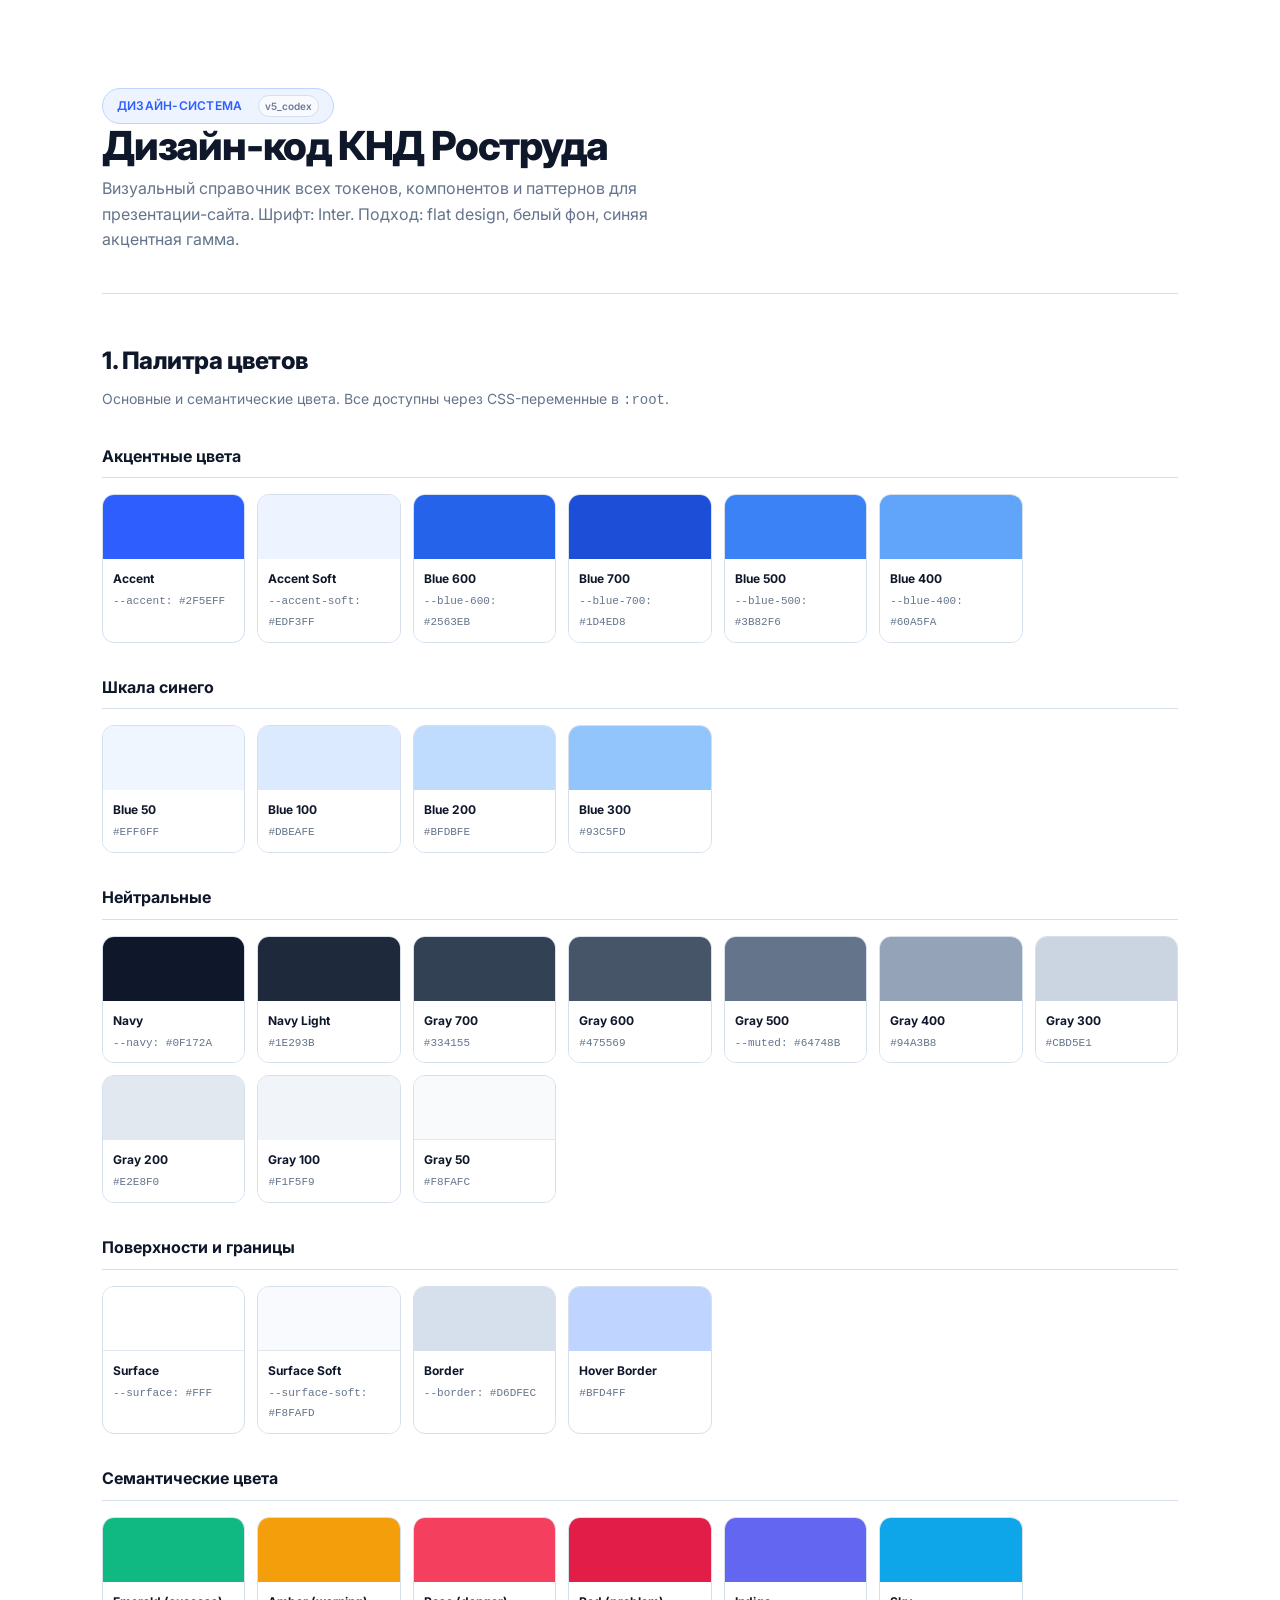
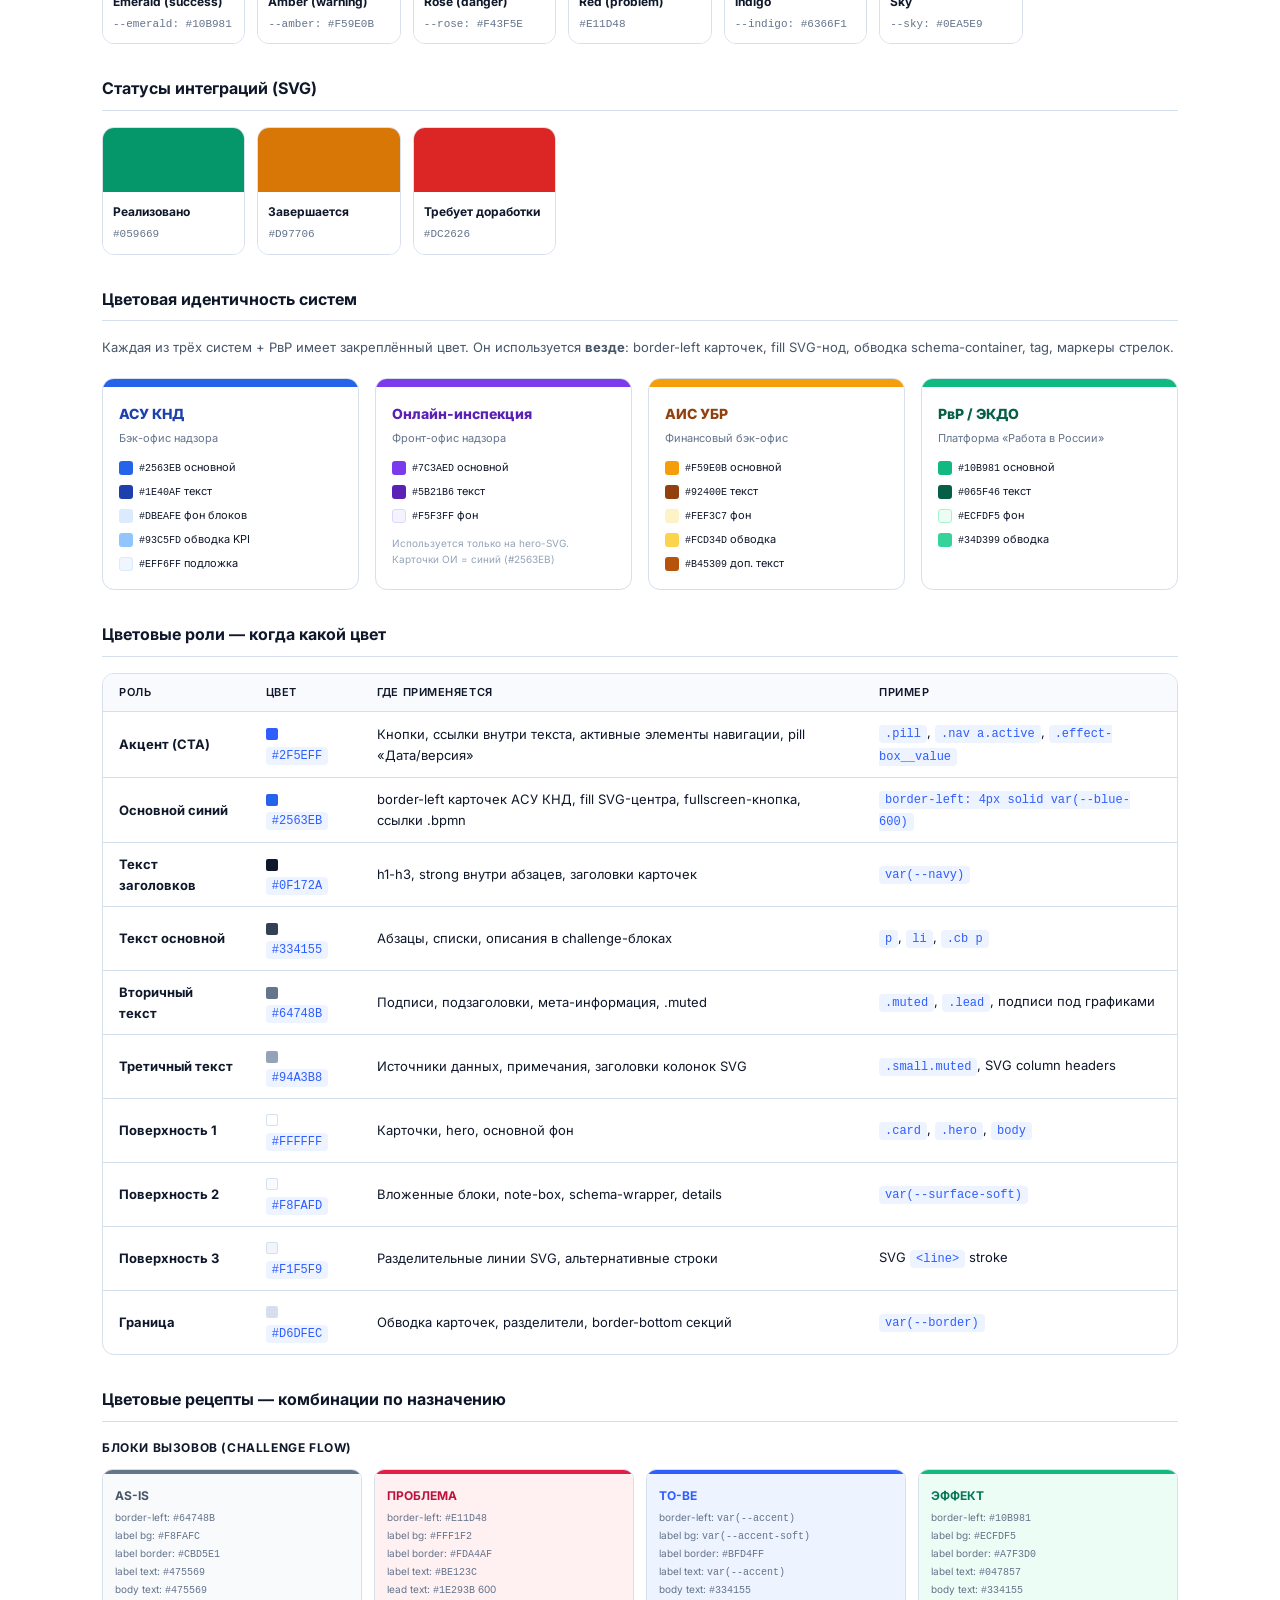
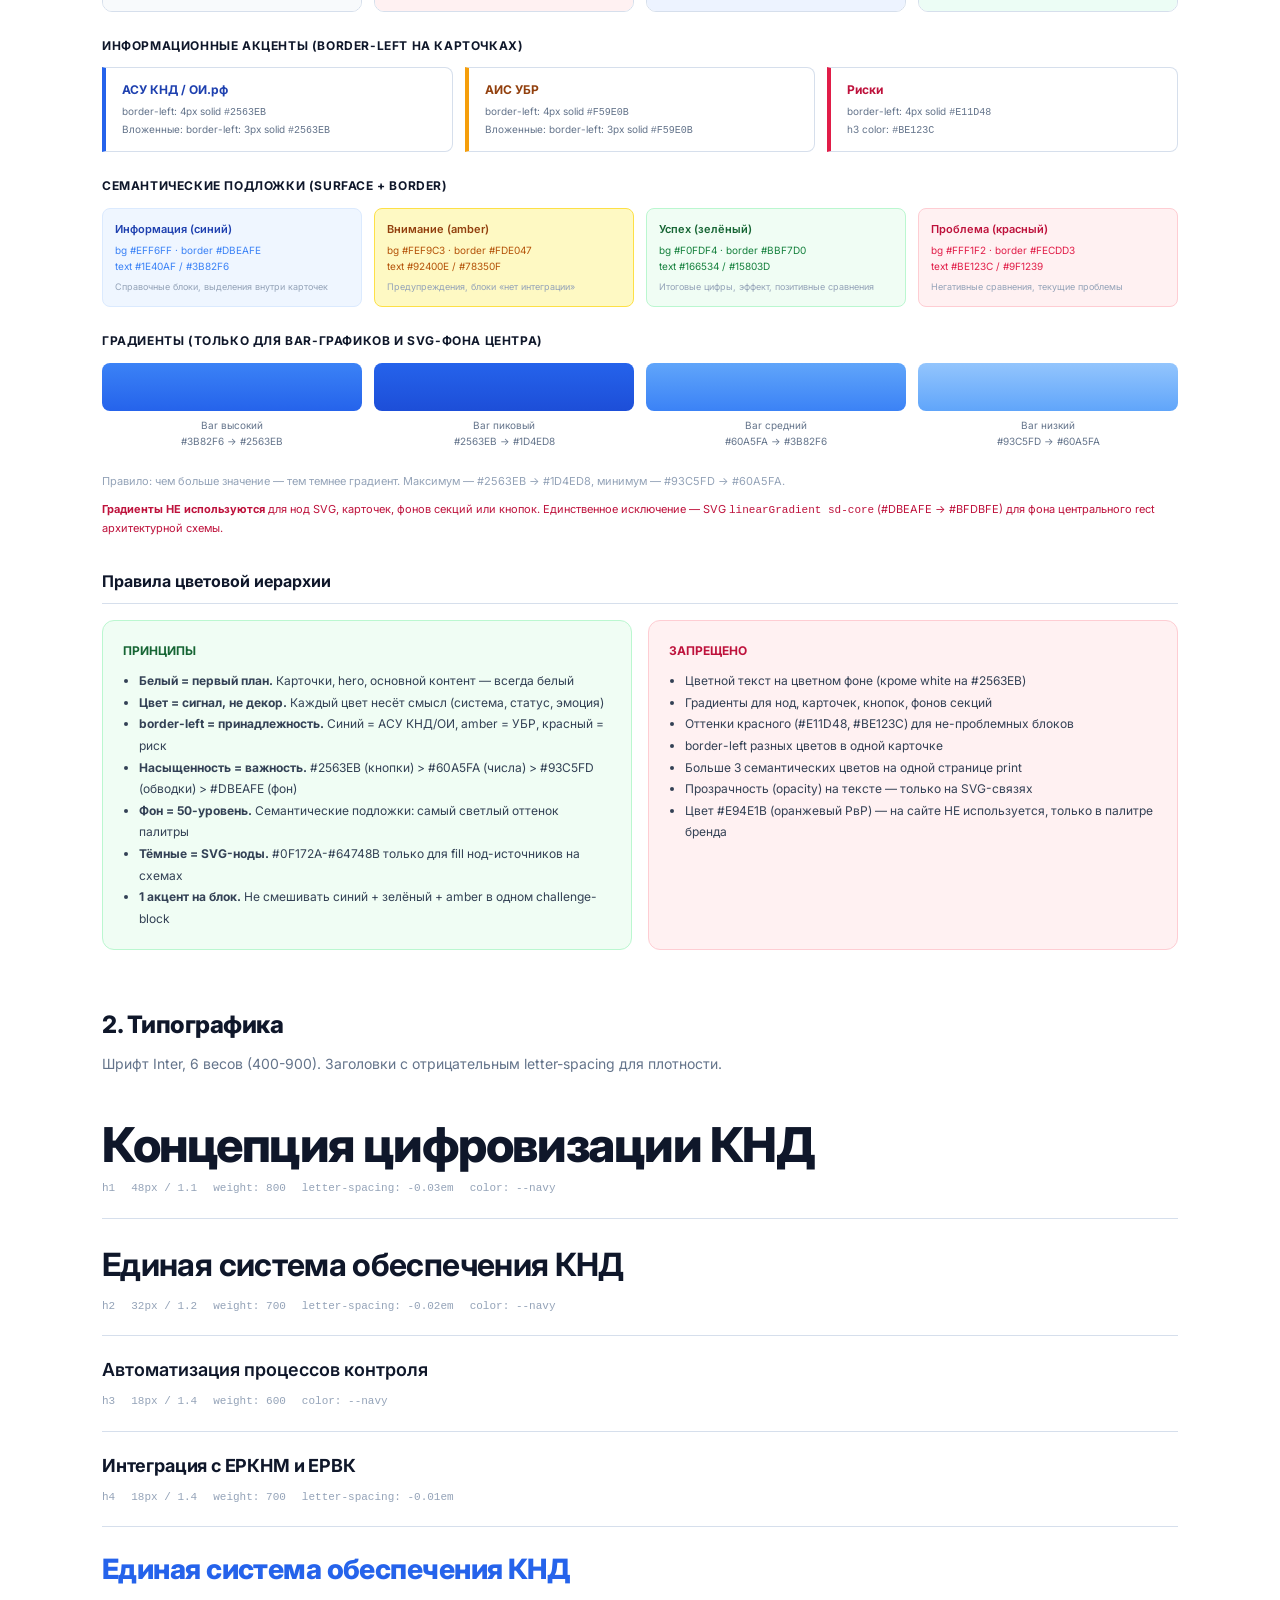
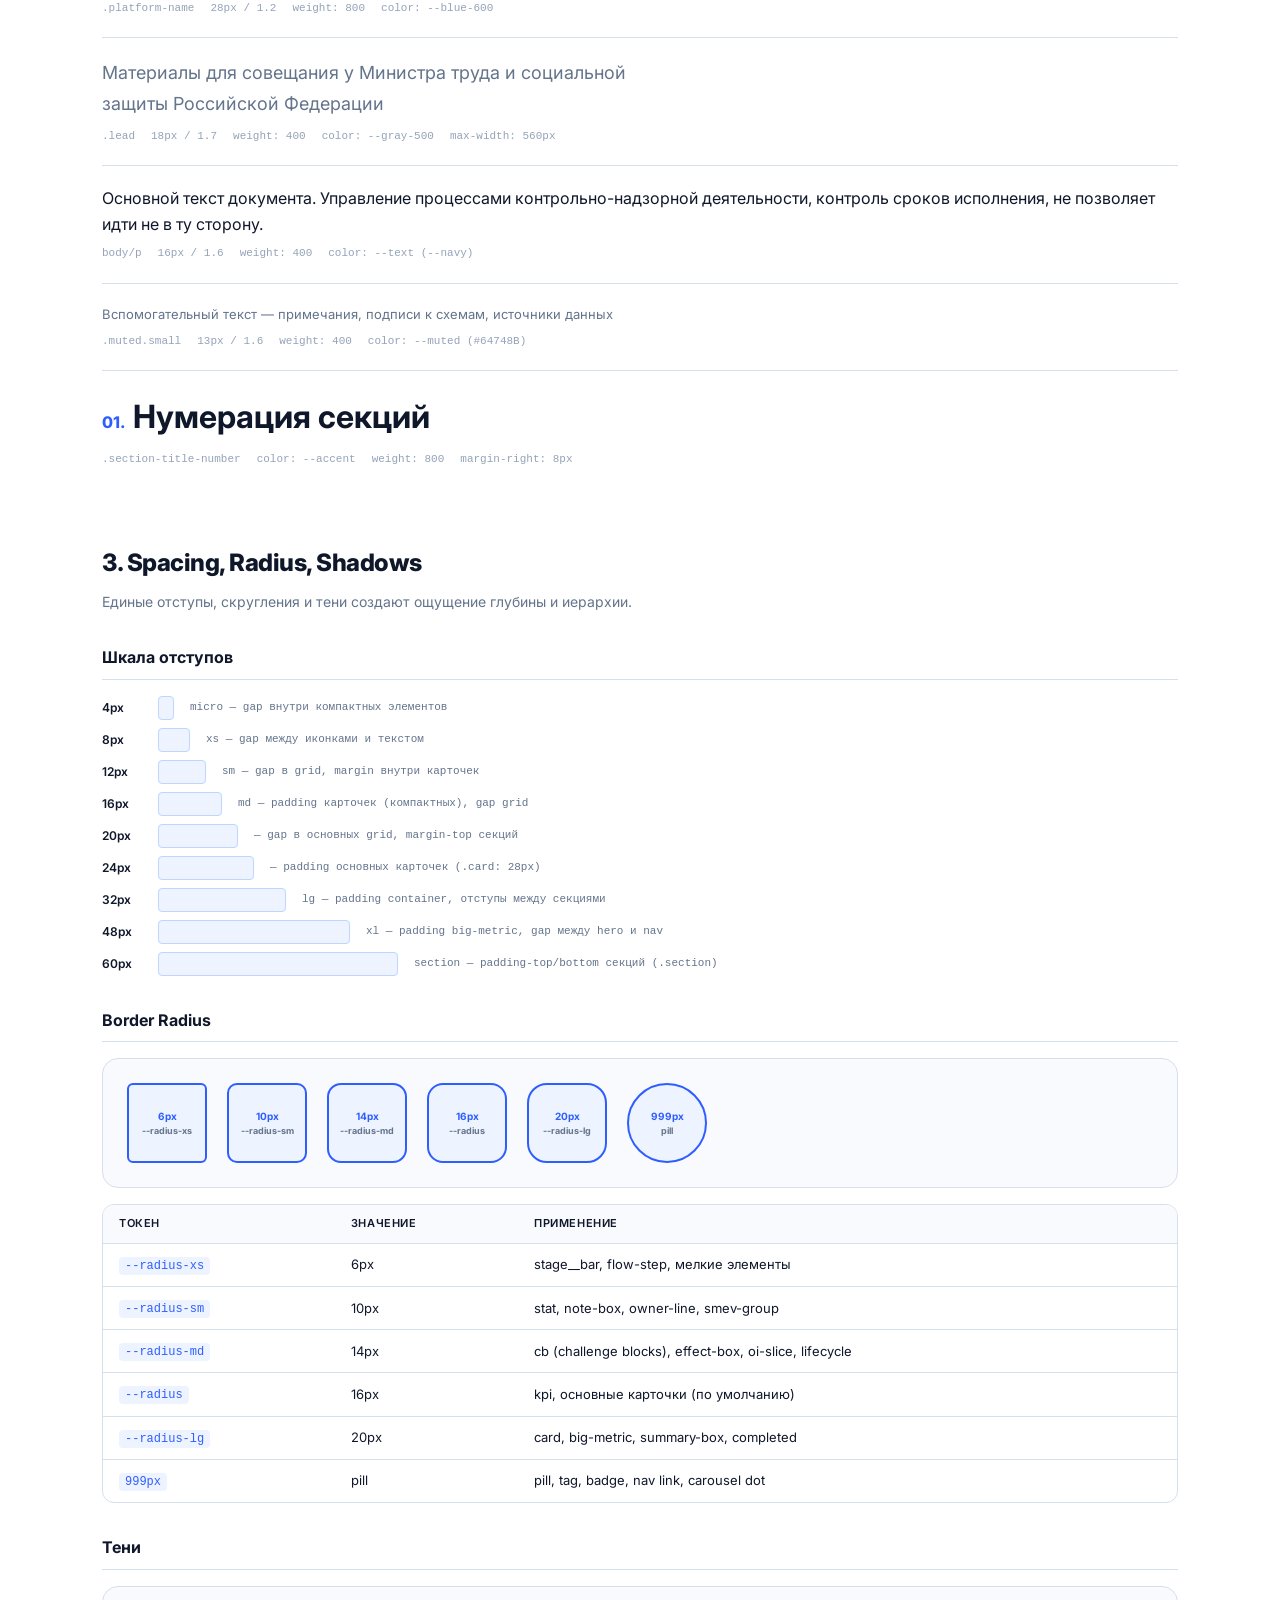
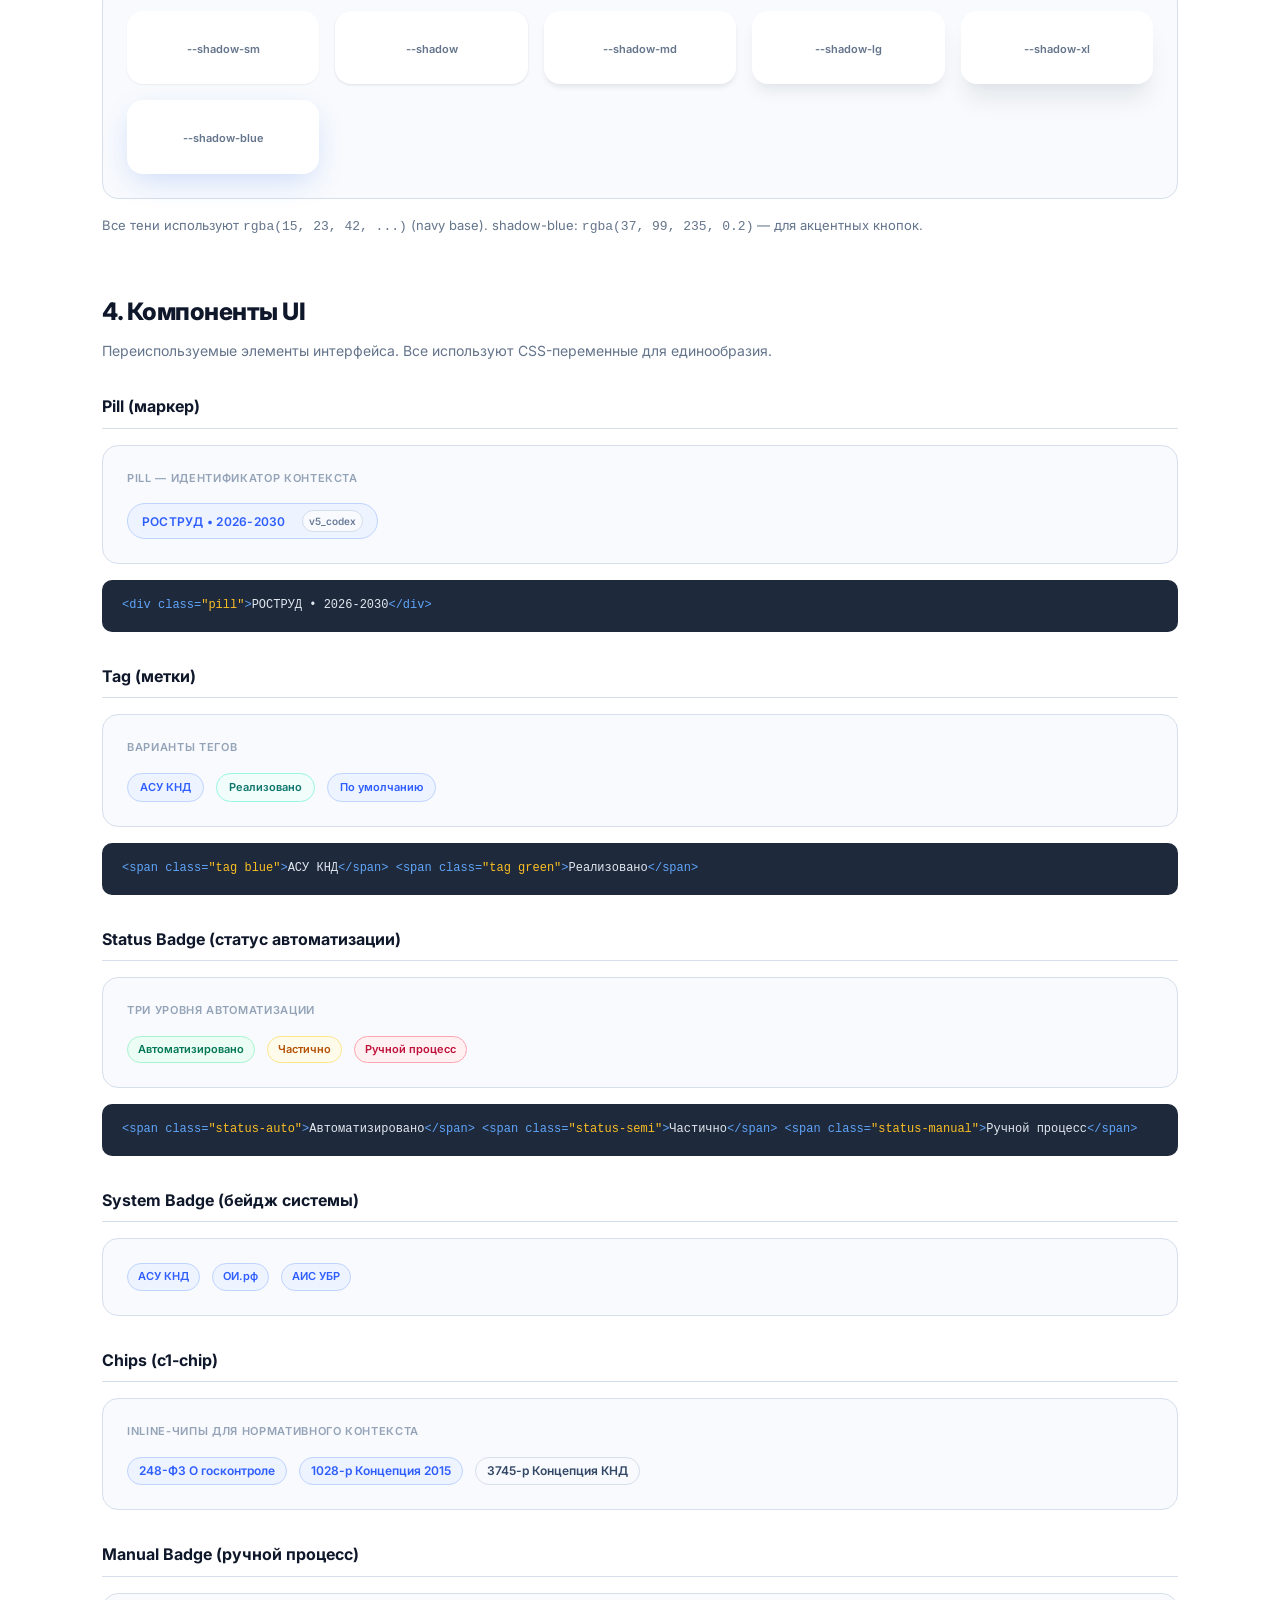
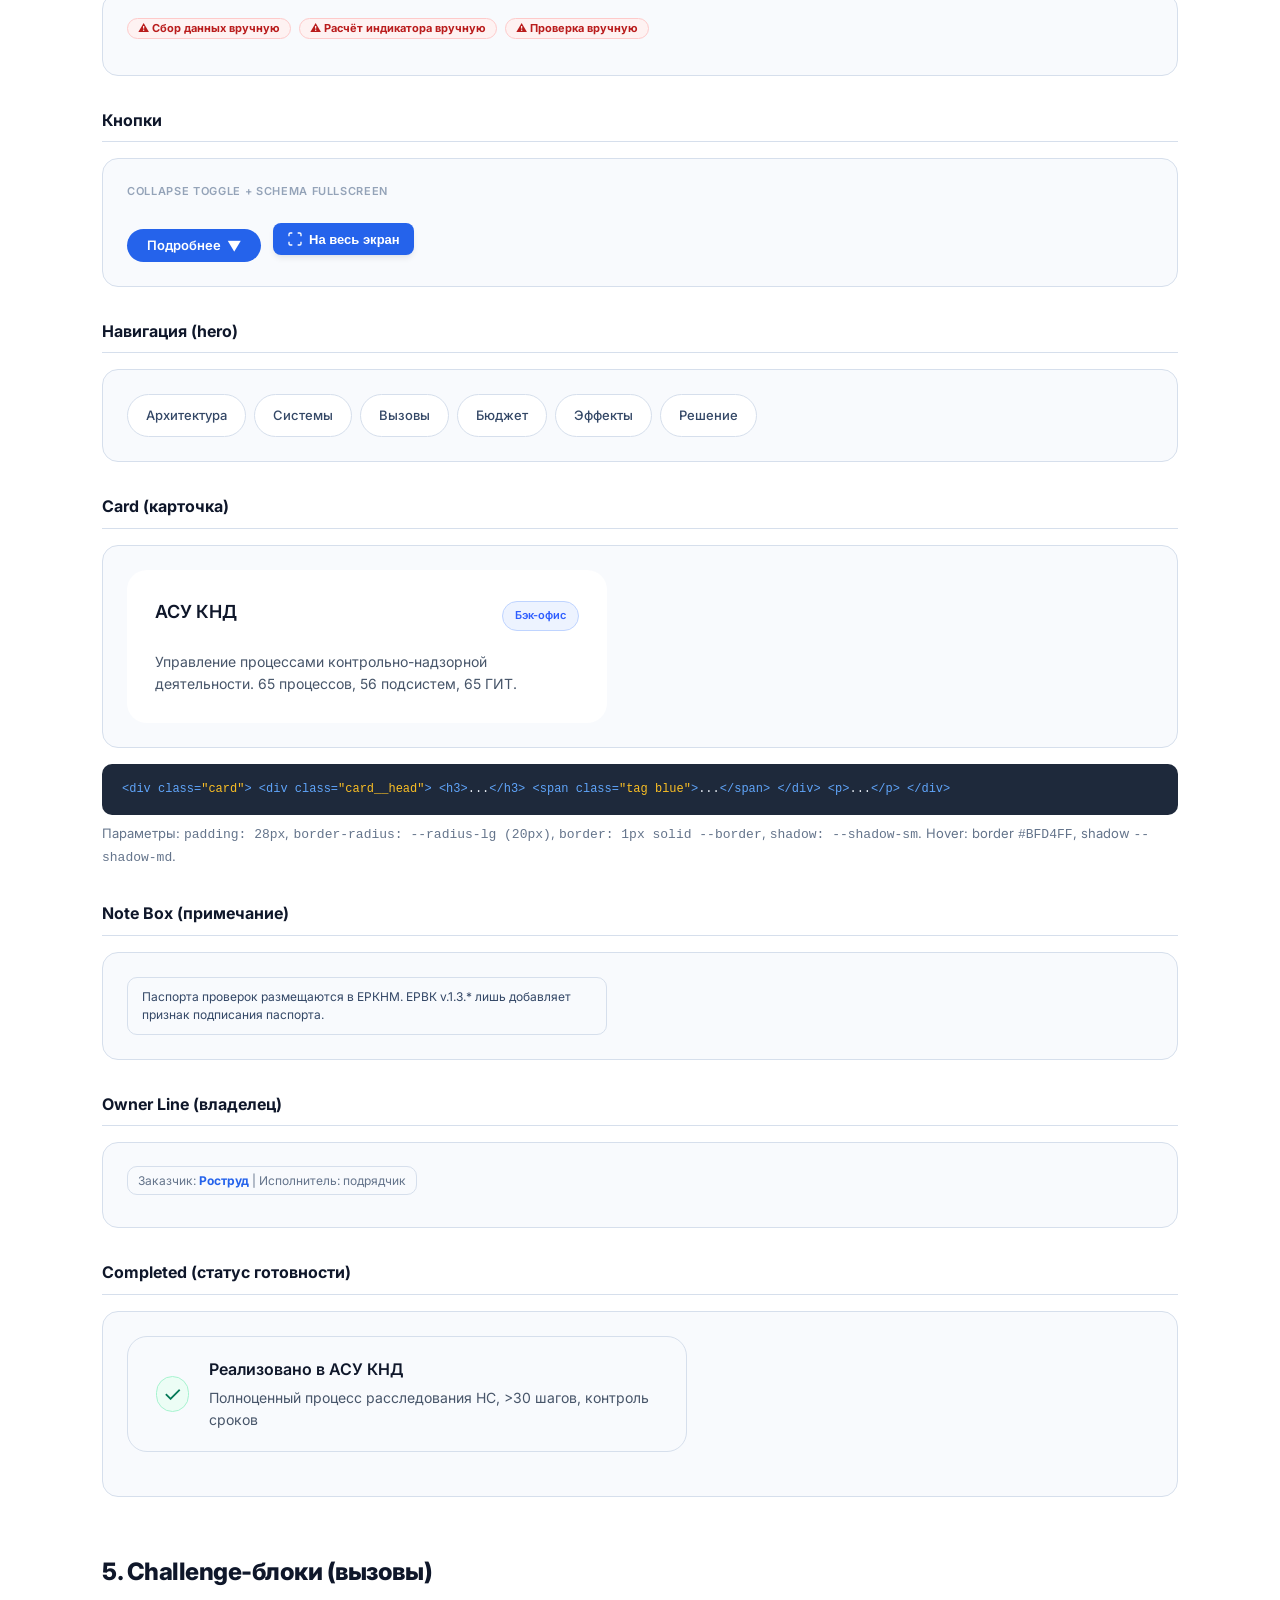
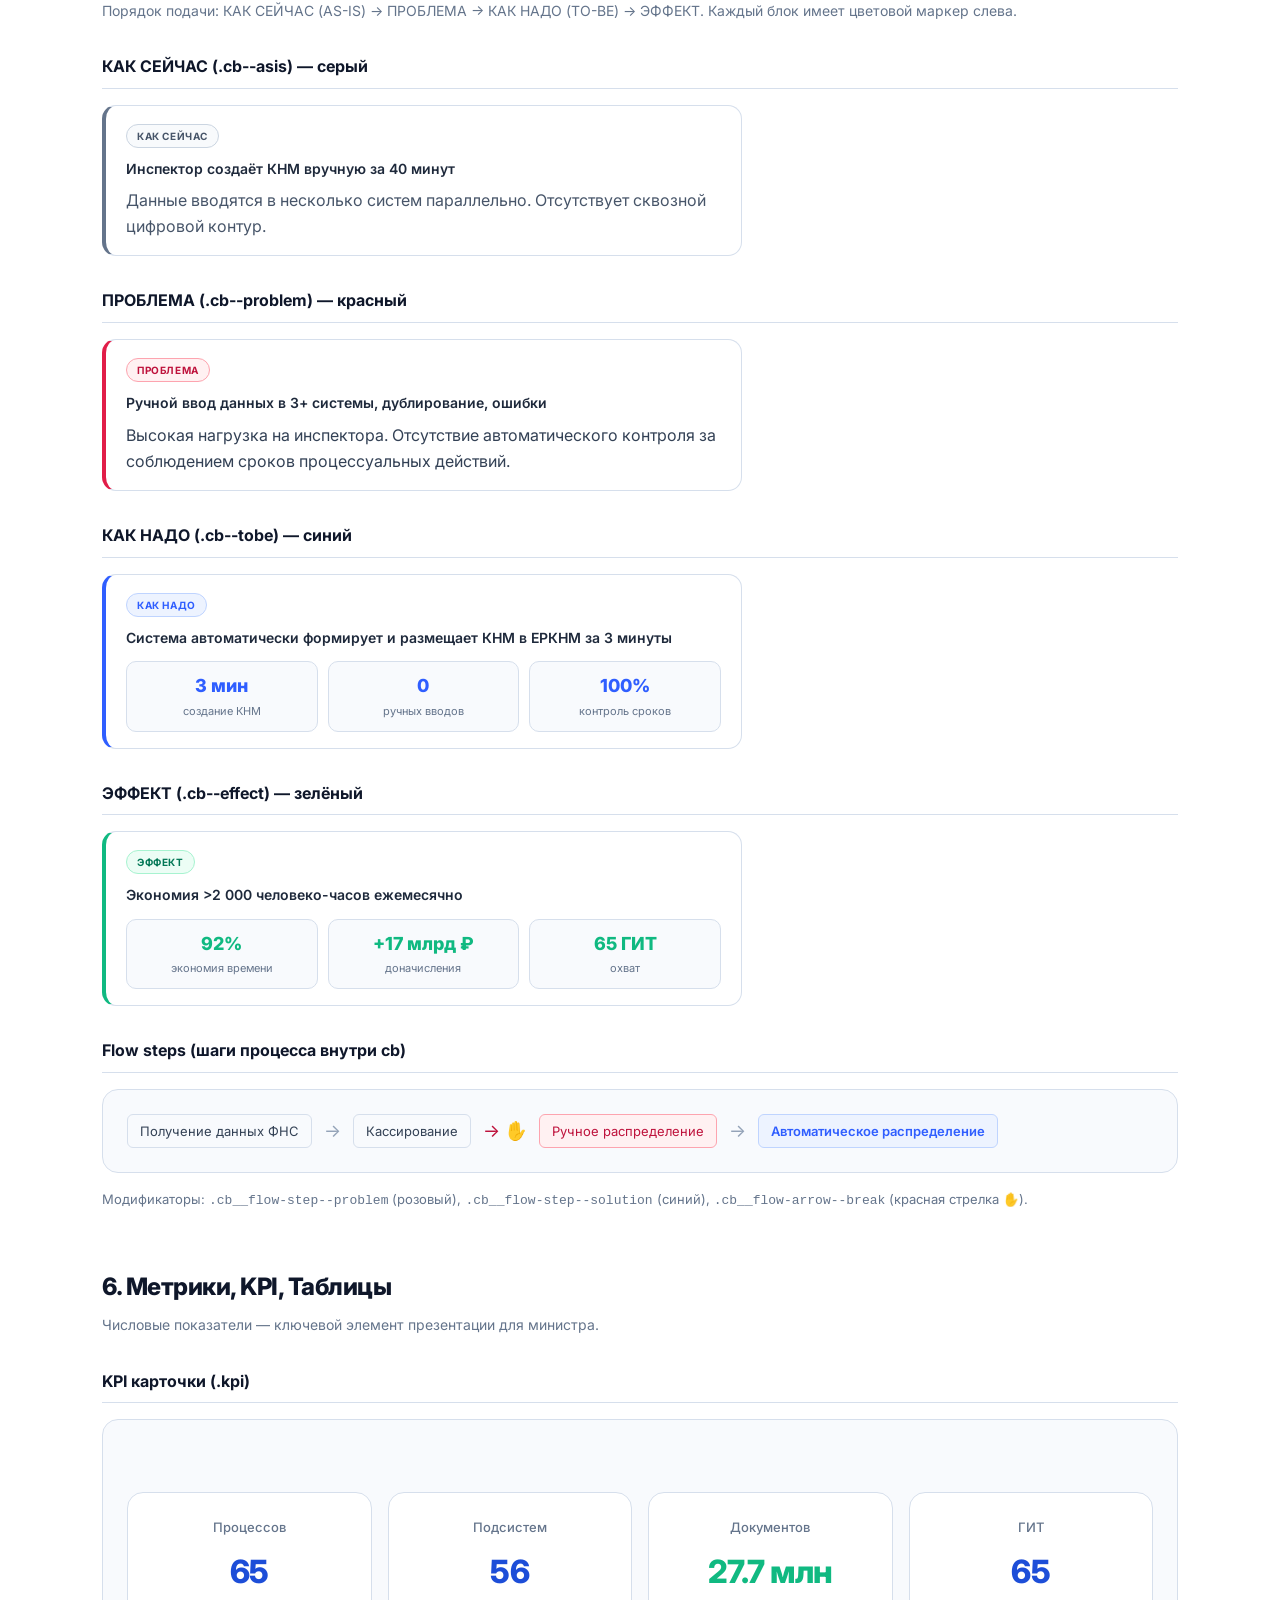
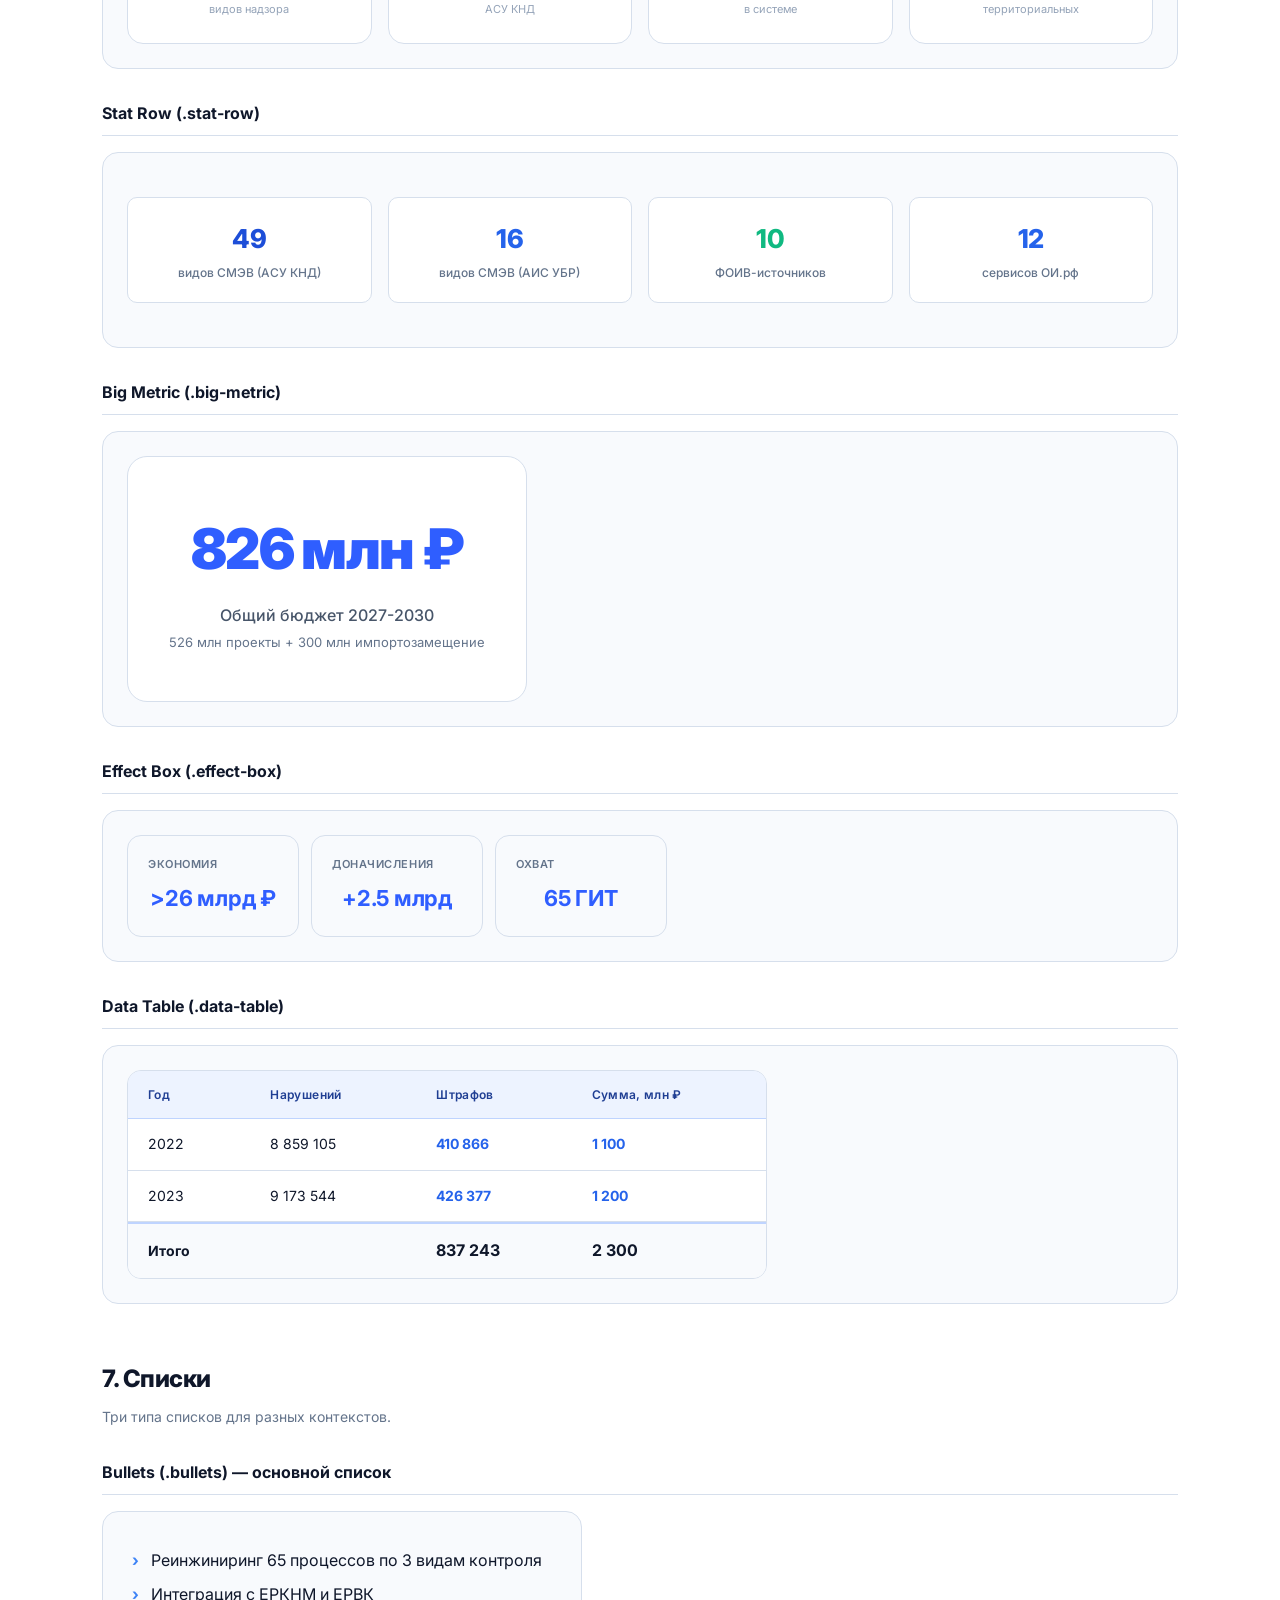
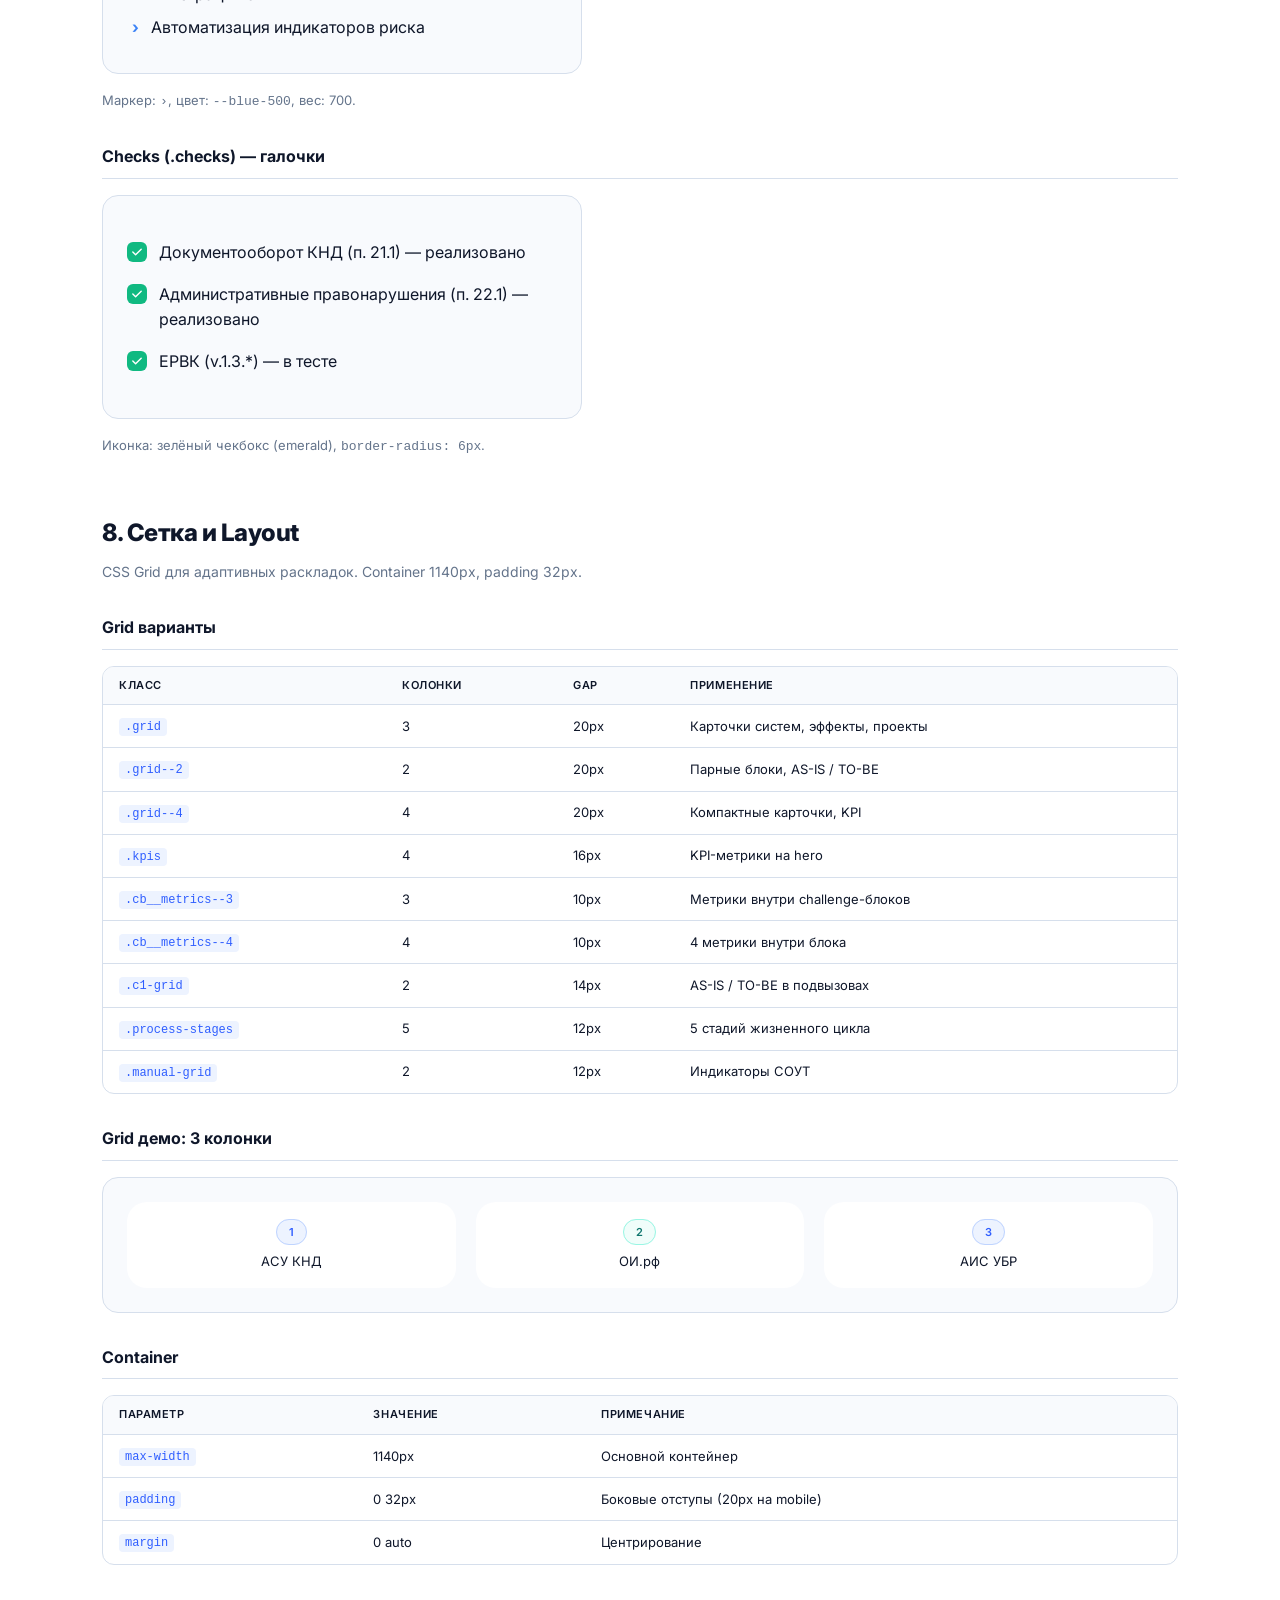
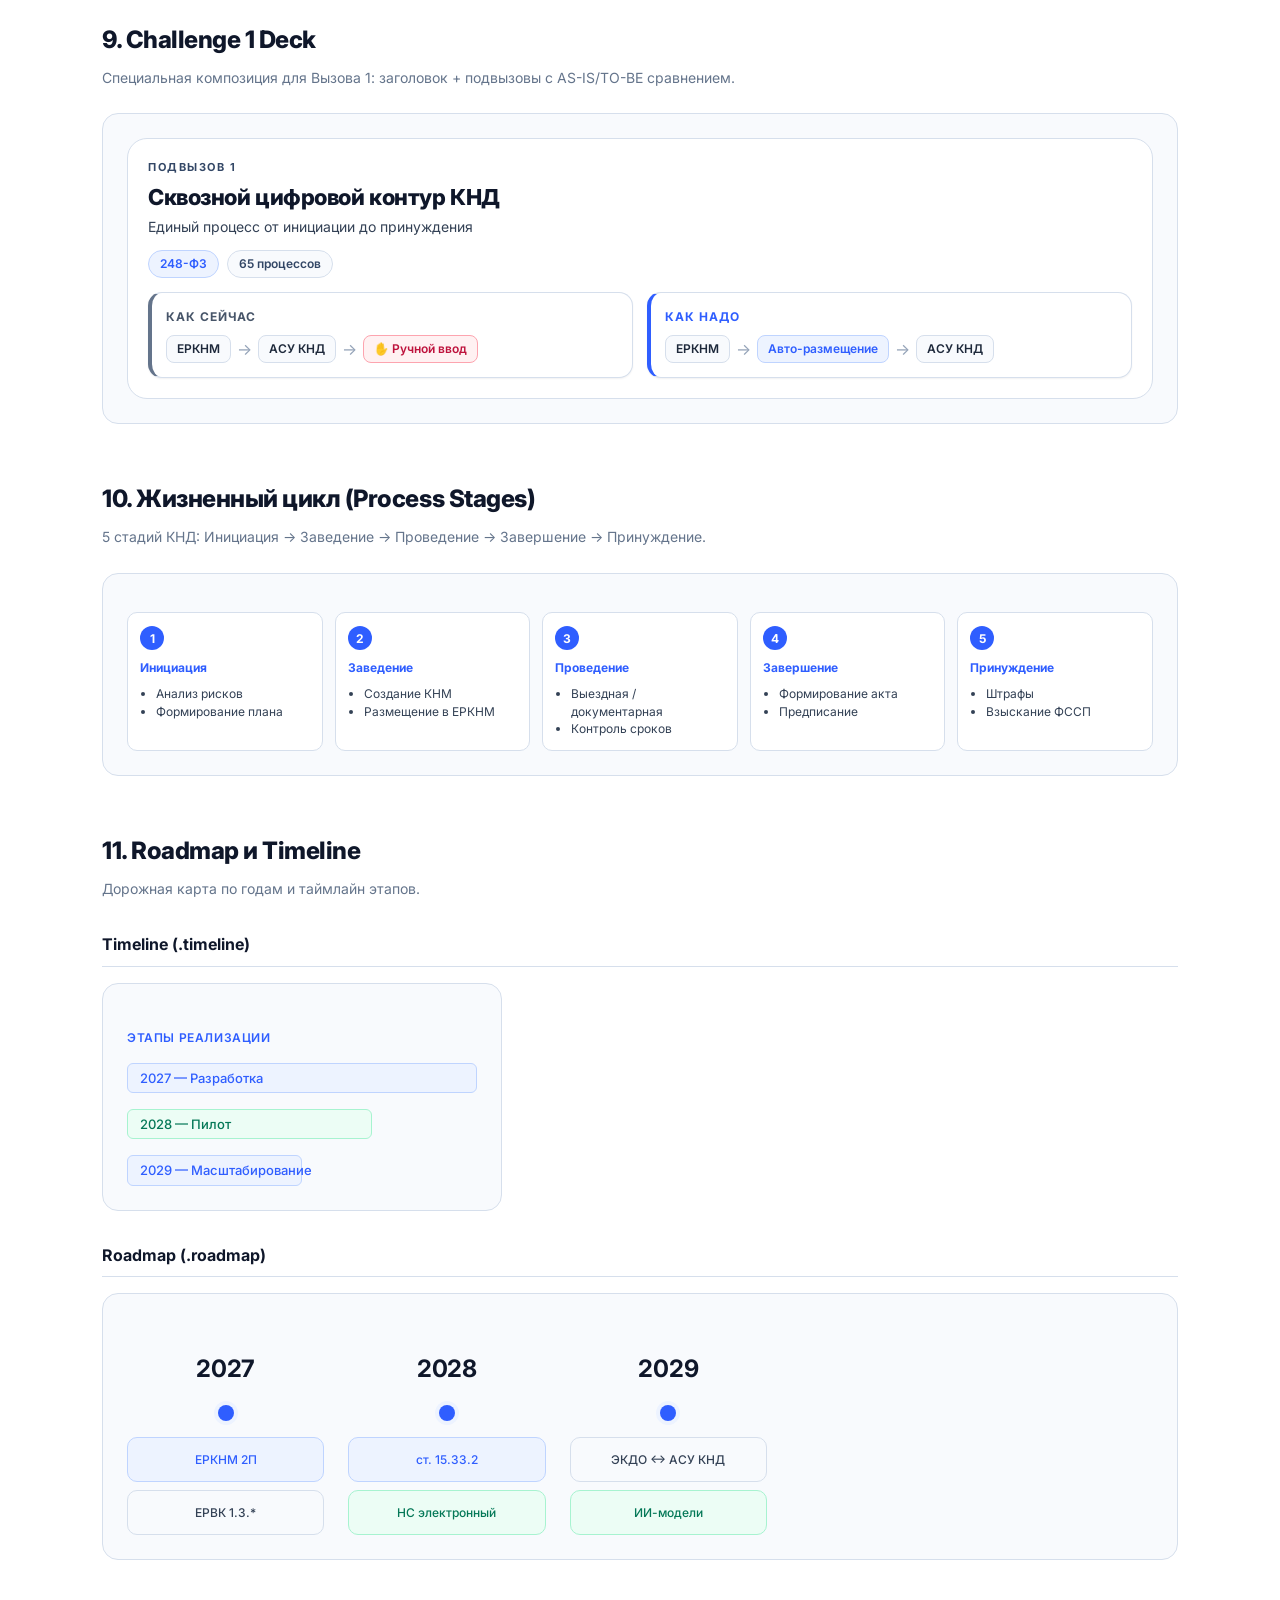
<file: design-system.html>
<!DOCTYPE html>
<html lang="ru">
<head>
  <meta charset="UTF-8">
  <meta name="viewport" content="width=device-width, initial-scale=1.0">
  <title>Дизайн-система — КНД Роструда</title>
  <link rel="preconnect" href="https://fonts.googleapis.com">
  <link rel="preconnect" href="https://fonts.gstatic.com" crossorigin>
  <link href="https://fonts.googleapis.com/css2?family=Inter:wght@400;500;600;700;800;900&display=swap" rel="stylesheet">
  <link rel="stylesheet" href="styles.css">
  <style>
    /* === Design System Page Only === */
    .ds-page { max-width: 1140px; margin: 0 auto; padding: 40px 32px 80px; }

    .ds-hero {
      padding: 48px 0 40px;
      border-bottom: 1px solid var(--border);
      margin-bottom: 48px;
    }
    .ds-hero h1 { font-size: 40px; margin: 0 0 8px; }
    .ds-hero p { color: var(--gray-500); font-size: 16px; margin: 0; max-width: 600px; }

    .ds-section {
      margin-bottom: 56px;
    }
    .ds-section-title {
      font-size: 24px;
      font-weight: 800;
      color: var(--navy);
      margin: 0 0 8px;
      letter-spacing: -0.02em;
    }
    .ds-section-desc {
      color: var(--gray-500);
      font-size: 14px;
      margin: 0 0 24px;
    }
    .ds-subsection {
      margin-top: 32px;
    }
    .ds-subsection-title {
      font-size: 16px;
      font-weight: 700;
      color: var(--navy);
      margin: 0 0 16px;
      padding-bottom: 8px;
      border-bottom: 1px solid var(--border);
    }

    /* Color swatches */
    .ds-swatches {
      display: grid;
      grid-template-columns: repeat(auto-fill, minmax(140px, 1fr));
      gap: 12px;
    }
    .ds-swatch {
      border: 1px solid var(--border);
      border-radius: 12px;
      overflow: hidden;
    }
    .ds-swatch__color {
      height: 64px;
    }
    .ds-swatch__info {
      padding: 10px;
      font-size: 12px;
      background: white;
    }
    .ds-swatch__name {
      font-weight: 700;
      color: var(--navy);
      display: block;
      margin-bottom: 2px;
    }
    .ds-swatch__value {
      color: var(--gray-500);
      font-family: 'SF Mono', 'Cascadia Code', monospace;
      font-size: 11px;
    }

    /* Token table */
    .ds-token-table {
      width: 100%;
      border-collapse: separate;
      border-spacing: 0;
      font-size: 13px;
      border: 1px solid var(--border);
      border-radius: 12px;
      overflow: hidden;
    }
    .ds-token-table th {
      background: var(--surface-soft);
      color: var(--navy);
      font-weight: 600;
      font-size: 11px;
      text-transform: uppercase;
      letter-spacing: 0.05em;
      padding: 10px 16px;
      text-align: left;
      border-bottom: 1px solid var(--border);
    }
    .ds-token-table td {
      padding: 10px 16px;
      border-bottom: 1px solid var(--border);
      vertical-align: middle;
    }
    .ds-token-table tr:last-child td { border-bottom: none; }
    .ds-token-table code {
      font-family: 'SF Mono', 'Cascadia Code', monospace;
      font-size: 12px;
      color: var(--accent);
      background: var(--accent-soft);
      padding: 2px 6px;
      border-radius: 4px;
    }

    /* Type specimens */
    .ds-type-specimen {
      padding: 20px 0;
      border-bottom: 1px solid var(--border);
    }
    .ds-type-specimen:last-child { border-bottom: none; }
    .ds-type-meta {
      display: flex;
      gap: 16px;
      margin-top: 8px;
      flex-wrap: wrap;
    }
    .ds-type-meta span {
      font-size: 11px;
      color: var(--gray-400);
      font-family: 'SF Mono', 'Cascadia Code', monospace;
    }

    /* Component showcase */
    .ds-showcase {
      background: var(--surface-soft);
      border: 1px solid var(--border);
      border-radius: 16px;
      padding: 24px;
      margin-bottom: 16px;
    }
    .ds-showcase--dark {
      background: var(--navy);
    }
    .ds-showcase-label {
      font-size: 11px;
      font-weight: 600;
      color: var(--gray-400);
      text-transform: uppercase;
      letter-spacing: 0.06em;
      margin-bottom: 16px;
      display: block;
    }

    /* Shadow demos */
    .ds-shadow-grid {
      display: grid;
      grid-template-columns: repeat(auto-fill, minmax(160px, 1fr));
      gap: 16px;
    }
    .ds-shadow-box {
      background: white;
      border-radius: var(--radius);
      padding: 24px 16px;
      text-align: center;
    }
    .ds-shadow-box span {
      font-size: 11px;
      font-weight: 600;
      color: var(--gray-500);
    }

    /* Radius demos */
    .ds-radius-grid {
      display: flex;
      gap: 20px;
      flex-wrap: wrap;
      align-items: flex-end;
    }
    .ds-radius-box {
      width: 80px;
      height: 80px;
      background: var(--accent-soft);
      border: 2px solid var(--accent);
      display: flex;
      align-items: center;
      justify-content: center;
      flex-direction: column;
    }
    .ds-radius-box span {
      font-size: 10px;
      font-weight: 700;
      color: var(--accent);
    }

    /* Inline row */
    .ds-inline-row {
      display: flex;
      gap: 12px;
      flex-wrap: wrap;
      align-items: center;
    }

    /* Code preview */
    .ds-code {
      background: #1E293B;
      color: #E2E8F0;
      padding: 16px 20px;
      border-radius: 10px;
      font-family: 'SF Mono', 'Cascadia Code', monospace;
      font-size: 12px;
      line-height: 1.6;
      overflow-x: auto;
      margin-top: 12px;
    }
    .ds-code .c { color: #94A3B8; }
    .ds-code .k { color: #60A5FA; }
    .ds-code .v { color: #34D399; }
    .ds-code .s { color: #FBBF24; }

    /* Spacing scale */
    .ds-spacing-row {
      display: flex;
      align-items: center;
      gap: 16px;
      margin-bottom: 8px;
    }
    .ds-spacing-bar {
      height: 24px;
      background: var(--accent-soft);
      border: 1px solid #BFD4FF;
      border-radius: 4px;
    }
    .ds-spacing-label {
      font-size: 12px;
      font-weight: 600;
      color: var(--navy);
      min-width: 40px;
    }
    .ds-spacing-value {
      font-size: 11px;
      color: var(--gray-500);
      font-family: 'SF Mono', 'Cascadia Code', monospace;
    }
  </style>
</head>
<body>

<div class="ds-page">

  <!-- ===== HERO ===== -->
  <div class="ds-hero">
    <div class="pill">ДИЗАЙН-СИСТЕМА <span class="version-badge" style="margin-left: 8px;">v5_codex</span></div>
    <h1>Дизайн-код КНД Роструда</h1>
    <p>Визуальный справочник всех токенов, компонентов и паттернов для презентации-сайта. Шрифт: Inter. Подход: flat design, белый фон, синяя акцентная гамма.</p>
  </div>

  <!-- ============================================================ -->
  <!-- 1. ПАЛИТРА ЦВЕТОВ                                            -->
  <!-- ============================================================ -->
  <div class="ds-section">
    <h2 class="ds-section-title">1. Палитра цветов</h2>
    <p class="ds-section-desc">Основные и семантические цвета. Все доступны через CSS-переменные в <code>:root</code>.</p>

    <!-- Основные акценты -->
    <div class="ds-subsection">
      <h3 class="ds-subsection-title">Акцентные цвета</h3>
      <div class="ds-swatches">
        <div class="ds-swatch"><div class="ds-swatch__color" style="background: #2F5EFF"></div><div class="ds-swatch__info"><span class="ds-swatch__name">Accent</span><span class="ds-swatch__value">--accent: #2F5EFF</span></div></div>
        <div class="ds-swatch"><div class="ds-swatch__color" style="background: #EDF3FF"></div><div class="ds-swatch__info"><span class="ds-swatch__name">Accent Soft</span><span class="ds-swatch__value">--accent-soft: #EDF3FF</span></div></div>
        <div class="ds-swatch"><div class="ds-swatch__color" style="background: #2563EB"></div><div class="ds-swatch__info"><span class="ds-swatch__name">Blue 600</span><span class="ds-swatch__value">--blue-600: #2563EB</span></div></div>
        <div class="ds-swatch"><div class="ds-swatch__color" style="background: #1D4ED8"></div><div class="ds-swatch__info"><span class="ds-swatch__name">Blue 700</span><span class="ds-swatch__value">--blue-700: #1D4ED8</span></div></div>
        <div class="ds-swatch"><div class="ds-swatch__color" style="background: #3B82F6"></div><div class="ds-swatch__info"><span class="ds-swatch__name">Blue 500</span><span class="ds-swatch__value">--blue-500: #3B82F6</span></div></div>
        <div class="ds-swatch"><div class="ds-swatch__color" style="background: #60A5FA"></div><div class="ds-swatch__info"><span class="ds-swatch__name">Blue 400</span><span class="ds-swatch__value">--blue-400: #60A5FA</span></div></div>
      </div>
    </div>

    <!-- Синяя шкала -->
    <div class="ds-subsection">
      <h3 class="ds-subsection-title">Шкала синего</h3>
      <div class="ds-swatches">
        <div class="ds-swatch"><div class="ds-swatch__color" style="background: #EFF6FF"></div><div class="ds-swatch__info"><span class="ds-swatch__name">Blue 50</span><span class="ds-swatch__value">#EFF6FF</span></div></div>
        <div class="ds-swatch"><div class="ds-swatch__color" style="background: #DBEAFE"></div><div class="ds-swatch__info"><span class="ds-swatch__name">Blue 100</span><span class="ds-swatch__value">#DBEAFE</span></div></div>
        <div class="ds-swatch"><div class="ds-swatch__color" style="background: #BFDBFE"></div><div class="ds-swatch__info"><span class="ds-swatch__name">Blue 200</span><span class="ds-swatch__value">#BFDBFE</span></div></div>
        <div class="ds-swatch"><div class="ds-swatch__color" style="background: #93C5FD"></div><div class="ds-swatch__info"><span class="ds-swatch__name">Blue 300</span><span class="ds-swatch__value">#93C5FD</span></div></div>
      </div>
    </div>

    <!-- Серые / Нейтральные -->
    <div class="ds-subsection">
      <h3 class="ds-subsection-title">Нейтральные</h3>
      <div class="ds-swatches">
        <div class="ds-swatch"><div class="ds-swatch__color" style="background: #0F172A"></div><div class="ds-swatch__info"><span class="ds-swatch__name">Navy</span><span class="ds-swatch__value">--navy: #0F172A</span></div></div>
        <div class="ds-swatch"><div class="ds-swatch__color" style="background: #1E293B"></div><div class="ds-swatch__info"><span class="ds-swatch__name">Navy Light</span><span class="ds-swatch__value">#1E293B</span></div></div>
        <div class="ds-swatch"><div class="ds-swatch__color" style="background: #334155"></div><div class="ds-swatch__info"><span class="ds-swatch__name">Gray 700</span><span class="ds-swatch__value">#334155</span></div></div>
        <div class="ds-swatch"><div class="ds-swatch__color" style="background: #475569"></div><div class="ds-swatch__info"><span class="ds-swatch__name">Gray 600</span><span class="ds-swatch__value">#475569</span></div></div>
        <div class="ds-swatch"><div class="ds-swatch__color" style="background: #64748B"></div><div class="ds-swatch__info"><span class="ds-swatch__name">Gray 500</span><span class="ds-swatch__value">--muted: #64748B</span></div></div>
        <div class="ds-swatch"><div class="ds-swatch__color" style="background: #94A3B8"></div><div class="ds-swatch__info"><span class="ds-swatch__name">Gray 400</span><span class="ds-swatch__value">#94A3B8</span></div></div>
        <div class="ds-swatch"><div class="ds-swatch__color" style="background: #CBD5E1"></div><div class="ds-swatch__info"><span class="ds-swatch__name">Gray 300</span><span class="ds-swatch__value">#CBD5E1</span></div></div>
        <div class="ds-swatch"><div class="ds-swatch__color" style="background: #E2E8F0"></div><div class="ds-swatch__info"><span class="ds-swatch__name">Gray 200</span><span class="ds-swatch__value">#E2E8F0</span></div></div>
        <div class="ds-swatch"><div class="ds-swatch__color" style="background: #F1F5F9"></div><div class="ds-swatch__info"><span class="ds-swatch__name">Gray 100</span><span class="ds-swatch__value">#F1F5F9</span></div></div>
        <div class="ds-swatch"><div class="ds-swatch__color" style="background: #F8FAFC; border-bottom: 1px solid #E2E8F0"></div><div class="ds-swatch__info"><span class="ds-swatch__name">Gray 50</span><span class="ds-swatch__value">#F8FAFC</span></div></div>
      </div>
    </div>

    <!-- Поверхности -->
    <div class="ds-subsection">
      <h3 class="ds-subsection-title">Поверхности и границы</h3>
      <div class="ds-swatches">
        <div class="ds-swatch"><div class="ds-swatch__color" style="background: #FFFFFF; border-bottom: 1px solid #E2E8F0"></div><div class="ds-swatch__info"><span class="ds-swatch__name">Surface</span><span class="ds-swatch__value">--surface: #FFF</span></div></div>
        <div class="ds-swatch"><div class="ds-swatch__color" style="background: #F8FAFD; border-bottom: 1px solid #E2E8F0"></div><div class="ds-swatch__info"><span class="ds-swatch__name">Surface Soft</span><span class="ds-swatch__value">--surface-soft: #F8FAFD</span></div></div>
        <div class="ds-swatch"><div class="ds-swatch__color" style="background: #D6DFEC"></div><div class="ds-swatch__info"><span class="ds-swatch__name">Border</span><span class="ds-swatch__value">--border: #D6DFEC</span></div></div>
        <div class="ds-swatch"><div class="ds-swatch__color" style="background: #BFD4FF"></div><div class="ds-swatch__info"><span class="ds-swatch__name">Hover Border</span><span class="ds-swatch__value">#BFD4FF</span></div></div>
      </div>
    </div>

    <!-- Семантические -->
    <div class="ds-subsection">
      <h3 class="ds-subsection-title">Семантические цвета</h3>
      <div class="ds-swatches">
        <div class="ds-swatch"><div class="ds-swatch__color" style="background: #10B981"></div><div class="ds-swatch__info"><span class="ds-swatch__name">Emerald (success)</span><span class="ds-swatch__value">--emerald: #10B981</span></div></div>
        <div class="ds-swatch"><div class="ds-swatch__color" style="background: #F59E0B"></div><div class="ds-swatch__info"><span class="ds-swatch__name">Amber (warning)</span><span class="ds-swatch__value">--amber: #F59E0B</span></div></div>
        <div class="ds-swatch"><div class="ds-swatch__color" style="background: #F43F5E"></div><div class="ds-swatch__info"><span class="ds-swatch__name">Rose (danger)</span><span class="ds-swatch__value">--rose: #F43F5E</span></div></div>
        <div class="ds-swatch"><div class="ds-swatch__color" style="background: #E11D48"></div><div class="ds-swatch__info"><span class="ds-swatch__name">Red (problem)</span><span class="ds-swatch__value">#E11D48</span></div></div>
        <div class="ds-swatch"><div class="ds-swatch__color" style="background: #6366F1"></div><div class="ds-swatch__info"><span class="ds-swatch__name">Indigo</span><span class="ds-swatch__value">--indigo: #6366F1</span></div></div>
        <div class="ds-swatch"><div class="ds-swatch__color" style="background: #0EA5E9"></div><div class="ds-swatch__info"><span class="ds-swatch__name">Sky</span><span class="ds-swatch__value">--sky: #0EA5E9</span></div></div>
      </div>
    </div>

    <!-- SVG статусы интеграций -->
    <div class="ds-subsection">
      <h3 class="ds-subsection-title">Статусы интеграций (SVG)</h3>
      <div class="ds-swatches">
        <div class="ds-swatch"><div class="ds-swatch__color" style="background: #059669"></div><div class="ds-swatch__info"><span class="ds-swatch__name">Реализовано</span><span class="ds-swatch__value">#059669</span></div></div>
        <div class="ds-swatch"><div class="ds-swatch__color" style="background: #D97706"></div><div class="ds-swatch__info"><span class="ds-swatch__name">Завершается</span><span class="ds-swatch__value">#D97706</span></div></div>
        <div class="ds-swatch"><div class="ds-swatch__color" style="background: #DC2626"></div><div class="ds-swatch__info"><span class="ds-swatch__name">Требует доработки</span><span class="ds-swatch__value">#DC2626</span></div></div>
      </div>
    </div>

    <!-- ======== 1.7 Цветовая идентичность систем ======== -->
    <div class="ds-subsection">
      <h3 class="ds-subsection-title">Цветовая идентичность систем</h3>
      <p style="font-size: 13px; color: var(--gray-600); margin-bottom: 20px;">Каждая из трёх систем + РвР имеет закреплённый цвет. Он используется <strong>везде</strong>: border-left карточек, fill SVG-нод, обводка schema-container, tag, маркеры стрелок.</p>

      <div style="display: grid; grid-template-columns: repeat(4, 1fr); gap: 16px;">
        <!-- АСУ КНД -->
        <div style="border-radius: 12px; overflow: hidden; border: 1px solid var(--border);">
          <div style="height: 8px; background: #2563EB;"></div>
          <div style="padding: 16px;">
            <div style="font-size: 14px; font-weight: 800; color: #1E40AF; margin-bottom: 4px;">АСУ КНД</div>
            <div style="font-size: 11px; color: var(--gray-500); margin-bottom: 12px;">Бэк-офис надзора</div>
            <div style="display: flex; flex-direction: column; gap: 6px; font-size: 11px;">
              <div><span style="display:inline-block;width:14px;height:14px;background:#2563EB;border-radius:3px;vertical-align:middle;margin-right:6px;"></span><code style="font-size:10px;">#2563EB</code> основной</div>
              <div><span style="display:inline-block;width:14px;height:14px;background:#1E40AF;border-radius:3px;vertical-align:middle;margin-right:6px;"></span><code style="font-size:10px;">#1E40AF</code> текст</div>
              <div><span style="display:inline-block;width:14px;height:14px;background:#DBEAFE;border-radius:3px;vertical-align:middle;margin-right:6px;"></span><code style="font-size:10px;">#DBEAFE</code> фон блоков</div>
              <div><span style="display:inline-block;width:14px;height:14px;background:#93C5FD;border-radius:3px;vertical-align:middle;margin-right:6px;"></span><code style="font-size:10px;">#93C5FD</code> обводка KPI</div>
              <div><span style="display:inline-block;width:14px;height:14px;background:#EFF6FF;border-radius:3px;vertical-align:middle;margin-right:6px;border:1px solid #DBEAFE;"></span><code style="font-size:10px;">#EFF6FF</code> подложка</div>
            </div>
          </div>
        </div>

        <!-- ОИ.рф -->
        <div style="border-radius: 12px; overflow: hidden; border: 1px solid var(--border);">
          <div style="height: 8px; background: #7C3AED;"></div>
          <div style="padding: 16px;">
            <div style="font-size: 14px; font-weight: 800; color: #5B21B6; margin-bottom: 4px;">Онлайн-инспекция</div>
            <div style="font-size: 11px; color: var(--gray-500); margin-bottom: 12px;">Фронт-офис надзора</div>
            <div style="display: flex; flex-direction: column; gap: 6px; font-size: 11px;">
              <div><span style="display:inline-block;width:14px;height:14px;background:#7C3AED;border-radius:3px;vertical-align:middle;margin-right:6px;"></span><code style="font-size:10px;">#7C3AED</code> основной</div>
              <div><span style="display:inline-block;width:14px;height:14px;background:#5B21B6;border-radius:3px;vertical-align:middle;margin-right:6px;"></span><code style="font-size:10px;">#5B21B6</code> текст</div>
              <div><span style="display:inline-block;width:14px;height:14px;background:#F5F3FF;border-radius:3px;vertical-align:middle;margin-right:6px;border:1px solid #DDD6FE;"></span><code style="font-size:10px;">#F5F3FF</code> фон</div>
              <div style="margin-top: 4px; font-size: 10px; color: var(--gray-400);">Используется только на hero-SVG. Карточки ОИ = синий (#2563EB)</div>
            </div>
          </div>
        </div>

        <!-- АИС УБР -->
        <div style="border-radius: 12px; overflow: hidden; border: 1px solid var(--border);">
          <div style="height: 8px; background: #F59E0B;"></div>
          <div style="padding: 16px;">
            <div style="font-size: 14px; font-weight: 800; color: #92400E; margin-bottom: 4px;">АИС УБР</div>
            <div style="font-size: 11px; color: var(--gray-500); margin-bottom: 12px;">Финансовый бэк-офис</div>
            <div style="display: flex; flex-direction: column; gap: 6px; font-size: 11px;">
              <div><span style="display:inline-block;width:14px;height:14px;background:#F59E0B;border-radius:3px;vertical-align:middle;margin-right:6px;"></span><code style="font-size:10px;">#F59E0B</code> основной</div>
              <div><span style="display:inline-block;width:14px;height:14px;background:#92400E;border-radius:3px;vertical-align:middle;margin-right:6px;"></span><code style="font-size:10px;">#92400E</code> текст</div>
              <div><span style="display:inline-block;width:14px;height:14px;background:#FEF3C7;border-radius:3px;vertical-align:middle;margin-right:6px;"></span><code style="font-size:10px;">#FEF3C7</code> фон</div>
              <div><span style="display:inline-block;width:14px;height:14px;background:#FCD34D;border-radius:3px;vertical-align:middle;margin-right:6px;"></span><code style="font-size:10px;">#FCD34D</code> обводка</div>
              <div><span style="display:inline-block;width:14px;height:14px;background:#B45309;border-radius:3px;vertical-align:middle;margin-right:6px;"></span><code style="font-size:10px;">#B45309</code> доп. текст</div>
            </div>
          </div>
        </div>

        <!-- РвР / ЭКДО -->
        <div style="border-radius: 12px; overflow: hidden; border: 1px solid var(--border);">
          <div style="height: 8px; background: #10B981;"></div>
          <div style="padding: 16px;">
            <div style="font-size: 14px; font-weight: 800; color: #065F46; margin-bottom: 4px;">РвР / ЭКДО</div>
            <div style="font-size: 11px; color: var(--gray-500); margin-bottom: 12px;">Платформа «Работа в России»</div>
            <div style="display: flex; flex-direction: column; gap: 6px; font-size: 11px;">
              <div><span style="display:inline-block;width:14px;height:14px;background:#10B981;border-radius:3px;vertical-align:middle;margin-right:6px;"></span><code style="font-size:10px;">#10B981</code> основной</div>
              <div><span style="display:inline-block;width:14px;height:14px;background:#065F46;border-radius:3px;vertical-align:middle;margin-right:6px;"></span><code style="font-size:10px;">#065F46</code> текст</div>
              <div><span style="display:inline-block;width:14px;height:14px;background:#ECFDF5;border-radius:3px;vertical-align:middle;margin-right:6px;border:1px solid #A7F3D0;"></span><code style="font-size:10px;">#ECFDF5</code> фон</div>
              <div><span style="display:inline-block;width:14px;height:14px;background:#34D399;border-radius:3px;vertical-align:middle;margin-right:6px;"></span><code style="font-size:10px;">#34D399</code> обводка</div>
            </div>
          </div>
        </div>
      </div>
    </div>

    <!-- ======== 1.8 Цветовые роли (как применять) ======== -->
    <div class="ds-subsection">
      <h3 class="ds-subsection-title">Цветовые роли — когда какой цвет</h3>

      <table class="ds-token-table">
        <thead><tr><th>Роль</th><th>Цвет</th><th>Где применяется</th><th>Пример</th></tr></thead>
        <tbody>
          <tr>
            <td><strong>Акцент (CTA)</strong></td>
            <td><span style="display:inline-block;width:12px;height:12px;background:#2F5EFF;border-radius:2px;vertical-align:middle;margin-right:4px;"></span> <code>#2F5EFF</code></td>
            <td>Кнопки, ссылки внутри текста, активные элементы навигации, pill «Дата/версия»</td>
            <td><code>.pill</code>, <code>.nav a.active</code>, <code>.effect-box__value</code></td>
          </tr>
          <tr>
            <td><strong>Основной синий</strong></td>
            <td><span style="display:inline-block;width:12px;height:12px;background:#2563EB;border-radius:2px;vertical-align:middle;margin-right:4px;"></span> <code>#2563EB</code></td>
            <td>border-left карточек АСУ КНД, fill SVG-центра, fullscreen-кнопка, ссылки .bpmn</td>
            <td><code>border-left: 4px solid var(--blue-600)</code></td>
          </tr>
          <tr>
            <td><strong>Текст заголовков</strong></td>
            <td><span style="display:inline-block;width:12px;height:12px;background:#0F172A;border-radius:2px;vertical-align:middle;margin-right:4px;"></span> <code>#0F172A</code></td>
            <td>h1-h3, strong внутри абзацев, заголовки карточек</td>
            <td><code>var(--navy)</code></td>
          </tr>
          <tr>
            <td><strong>Текст основной</strong></td>
            <td><span style="display:inline-block;width:12px;height:12px;background:#334155;border-radius:2px;vertical-align:middle;margin-right:4px;"></span> <code>#334155</code></td>
            <td>Абзацы, списки, описания в challenge-блоках</td>
            <td><code>p</code>, <code>li</code>, <code>.cb p</code></td>
          </tr>
          <tr>
            <td><strong>Вторичный текст</strong></td>
            <td><span style="display:inline-block;width:12px;height:12px;background:#64748B;border-radius:2px;vertical-align:middle;margin-right:4px;"></span> <code>#64748B</code></td>
            <td>Подписи, подзаголовки, мета-информация, .muted</td>
            <td><code>.muted</code>, <code>.lead</code>, подписи под графиками</td>
          </tr>
          <tr>
            <td><strong>Третичный текст</strong></td>
            <td><span style="display:inline-block;width:12px;height:12px;background:#94A3B8;border-radius:2px;vertical-align:middle;margin-right:4px;"></span> <code>#94A3B8</code></td>
            <td>Источники данных, примечания, заголовки колонок SVG</td>
            <td><code>.small.muted</code>, SVG column headers</td>
          </tr>
          <tr>
            <td><strong>Поверхность 1</strong></td>
            <td><span style="display:inline-block;width:12px;height:12px;background:#FFFFFF;border-radius:2px;vertical-align:middle;margin-right:4px;border:1px solid #D6DFEC;"></span> <code>#FFFFFF</code></td>
            <td>Карточки, hero, основной фон</td>
            <td><code>.card</code>, <code>.hero</code>, <code>body</code></td>
          </tr>
          <tr>
            <td><strong>Поверхность 2</strong></td>
            <td><span style="display:inline-block;width:12px;height:12px;background:#F8FAFD;border-radius:2px;vertical-align:middle;margin-right:4px;border:1px solid #D6DFEC;"></span> <code>#F8FAFD</code></td>
            <td>Вложенные блоки, note-box, schema-wrapper, details</td>
            <td><code>var(--surface-soft)</code></td>
          </tr>
          <tr>
            <td><strong>Поверхность 3</strong></td>
            <td><span style="display:inline-block;width:12px;height:12px;background:#F1F5F9;border-radius:2px;vertical-align:middle;margin-right:4px;border:1px solid #D6DFEC;"></span> <code>#F1F5F9</code></td>
            <td>Разделительные линии SVG, альтернативные строки</td>
            <td>SVG <code>&lt;line&gt;</code> stroke</td>
          </tr>
          <tr>
            <td><strong>Граница</strong></td>
            <td><span style="display:inline-block;width:12px;height:12px;background:#D6DFEC;border-radius:2px;vertical-align:middle;margin-right:4px;"></span> <code>#D6DFEC</code></td>
            <td>Обводка карточек, разделители, border-bottom секций</td>
            <td><code>var(--border)</code></td>
          </tr>
        </tbody>
      </table>
    </div>

    <!-- ======== 1.9 Рецепты: цвет по ситуации ======== -->
    <div class="ds-subsection">
      <h3 class="ds-subsection-title">Цветовые рецепты — комбинации по назначению</h3>

      <!-- Challenge blocks -->
      <p style="font-size: 12px; font-weight: 700; color: var(--navy); margin-bottom: 12px; text-transform: uppercase; letter-spacing: 0.05em;">Блоки вызовов (challenge flow)</p>
      <div style="display: grid; grid-template-columns: repeat(4, 1fr); gap: 12px; margin-bottom: 24px;">
        <div style="border-radius: 10px; overflow: hidden; border: 1px solid var(--border);">
          <div style="height: 4px; background: #64748B;"></div>
          <div style="padding: 12px; background: #F8FAFC;">
            <div style="font-size: 12px; font-weight: 700; color: #475569;">AS-IS</div>
            <div style="font-size: 10px; color: var(--gray-500); margin-top: 4px;">
              border-left: <code style="font-size:10px;">#64748B</code><br>
              label bg: <code style="font-size:10px;">#F8FAFC</code><br>
              label border: <code style="font-size:10px;">#CBD5E1</code><br>
              label text: <code style="font-size:10px;">#475569</code><br>
              body text: <code style="font-size:10px;">#475569</code>
            </div>
          </div>
        </div>
        <div style="border-radius: 10px; overflow: hidden; border: 1px solid var(--border);">
          <div style="height: 4px; background: #E11D48;"></div>
          <div style="padding: 12px; background: #FFF1F2;">
            <div style="font-size: 12px; font-weight: 700; color: #BE123C;">ПРОБЛЕМА</div>
            <div style="font-size: 10px; color: var(--gray-500); margin-top: 4px;">
              border-left: <code style="font-size:10px;">#E11D48</code><br>
              label bg: <code style="font-size:10px;">#FFF1F2</code><br>
              label border: <code style="font-size:10px;">#FDA4AF</code><br>
              label text: <code style="font-size:10px;">#BE123C</code><br>
              lead text: <code style="font-size:10px;">#1E293B</code> 600
            </div>
          </div>
        </div>
        <div style="border-radius: 10px; overflow: hidden; border: 1px solid var(--border);">
          <div style="height: 4px; background: var(--accent);"></div>
          <div style="padding: 12px; background: var(--accent-soft);">
            <div style="font-size: 12px; font-weight: 700; color: var(--accent);">TO-BE</div>
            <div style="font-size: 10px; color: var(--gray-500); margin-top: 4px;">
              border-left: <code style="font-size:10px;">var(--accent)</code><br>
              label bg: <code style="font-size:10px;">var(--accent-soft)</code><br>
              label border: <code style="font-size:10px;">#BFD4FF</code><br>
              label text: <code style="font-size:10px;">var(--accent)</code><br>
              body text: <code style="font-size:10px;">#334155</code>
            </div>
          </div>
        </div>
        <div style="border-radius: 10px; overflow: hidden; border: 1px solid var(--border);">
          <div style="height: 4px; background: #10B981;"></div>
          <div style="padding: 12px; background: #ECFDF5;">
            <div style="font-size: 12px; font-weight: 700; color: #047857;">ЭФФЕКТ</div>
            <div style="font-size: 10px; color: var(--gray-500); margin-top: 4px;">
              border-left: <code style="font-size:10px;">#10B981</code><br>
              label bg: <code style="font-size:10px;">#ECFDF5</code><br>
              label border: <code style="font-size:10px;">#A7F3D0</code><br>
              label text: <code style="font-size:10px;">#047857</code><br>
              body text: <code style="font-size:10px;">#334155</code>
            </div>
          </div>
        </div>
      </div>

      <!-- Информационные акценты (border-left) -->
      <p style="font-size: 12px; font-weight: 700; color: var(--navy); margin-bottom: 12px; text-transform: uppercase; letter-spacing: 0.05em;">Информационные акценты (border-left на карточках)</p>
      <div style="display: grid; grid-template-columns: repeat(3, 1fr); gap: 12px; margin-bottom: 24px;">
        <div style="border-left: 4px solid #2563EB; background: white; border-radius: 0 8px 8px 0; padding: 12px 16px; border-top: 1px solid var(--border); border-right: 1px solid var(--border); border-bottom: 1px solid var(--border);">
          <div style="font-size: 12px; font-weight: 700; color: #1E40AF;">АСУ КНД / ОИ.рф</div>
          <div style="font-size: 10px; color: var(--gray-500); margin-top: 4px;">border-left: 4px solid <code style="font-size:10px;">#2563EB</code></div>
          <div style="font-size: 10px; color: var(--gray-500);">Вложенные: border-left: 3px solid <code style="font-size:10px;">#2563EB</code></div>
        </div>
        <div style="border-left: 4px solid #F59E0B; background: white; border-radius: 0 8px 8px 0; padding: 12px 16px; border-top: 1px solid var(--border); border-right: 1px solid var(--border); border-bottom: 1px solid var(--border);">
          <div style="font-size: 12px; font-weight: 700; color: #92400E;">АИС УБР</div>
          <div style="font-size: 10px; color: var(--gray-500); margin-top: 4px;">border-left: 4px solid <code style="font-size:10px;">#F59E0B</code></div>
          <div style="font-size: 10px; color: var(--gray-500);">Вложенные: border-left: 3px solid <code style="font-size:10px;">#F59E0B</code></div>
        </div>
        <div style="border-left: 4px solid #E11D48; background: white; border-radius: 0 8px 8px 0; padding: 12px 16px; border-top: 1px solid var(--border); border-right: 1px solid var(--border); border-bottom: 1px solid var(--border);">
          <div style="font-size: 12px; font-weight: 700; color: #BE123C;">Риски</div>
          <div style="font-size: 10px; color: var(--gray-500); margin-top: 4px;">border-left: 4px solid <code style="font-size:10px;">#E11D48</code></div>
          <div style="font-size: 10px; color: var(--gray-500);">h3 color: <code style="font-size:10px;">#BE123C</code></div>
        </div>
      </div>

      <!-- Семантические фоны -->
      <p style="font-size: 12px; font-weight: 700; color: var(--navy); margin-bottom: 12px; text-transform: uppercase; letter-spacing: 0.05em;">Семантические подложки (surface + border)</p>
      <div style="display: grid; grid-template-columns: repeat(4, 1fr); gap: 12px; margin-bottom: 24px;">
        <div style="background: #EFF6FF; border: 1px solid #DBEAFE; border-radius: 8px; padding: 12px;">
          <div style="font-size: 11px; font-weight: 600; color: #1E40AF;">Информация (синий)</div>
          <div style="font-size: 10px; color: #3B82F6; margin-top: 4px;">bg #EFF6FF · border #DBEAFE<br>text #1E40AF / #3B82F6</div>
          <div style="font-size: 9px; color: var(--gray-400); margin-top: 6px;">Справочные блоки, выделения внутри карточек</div>
        </div>
        <div style="background: #FEF9C3; border: 1px solid #FDE047; border-radius: 8px; padding: 12px;">
          <div style="font-size: 11px; font-weight: 600; color: #92400E;">Внимание (amber)</div>
          <div style="font-size: 10px; color: #B45309; margin-top: 4px;">bg #FEF9C3 · border #FDE047<br>text #92400E / #78350F</div>
          <div style="font-size: 9px; color: var(--gray-400); margin-top: 6px;">Предупреждения, блоки «нет интеграции»</div>
        </div>
        <div style="background: #F0FDF4; border: 1px solid #BBF7D0; border-radius: 8px; padding: 12px;">
          <div style="font-size: 11px; font-weight: 600; color: #166534;">Успех (зелёный)</div>
          <div style="font-size: 10px; color: #15803D; margin-top: 4px;">bg #F0FDF4 · border #BBF7D0<br>text #166534 / #15803D</div>
          <div style="font-size: 9px; color: var(--gray-400); margin-top: 6px;">Итоговые цифры, эффект, позитивные сравнения</div>
        </div>
        <div style="background: #FFF1F2; border: 1px solid #FECDD3; border-radius: 8px; padding: 12px;">
          <div style="font-size: 11px; font-weight: 600; color: #BE123C;">Проблема (красный)</div>
          <div style="font-size: 10px; color: #E11D48; margin-top: 4px;">bg #FFF1F2 · border #FECDD3<br>text #BE123C / #9F1239</div>
          <div style="font-size: 9px; color: var(--gray-400); margin-top: 6px;">Негативные сравнения, текущие проблемы</div>
        </div>
      </div>

      <!-- Градиенты -->
      <p style="font-size: 12px; font-weight: 700; color: var(--navy); margin-bottom: 12px; text-transform: uppercase; letter-spacing: 0.05em;">Градиенты (только для bar-графиков и SVG-фона центра)</p>
      <div style="display: grid; grid-template-columns: repeat(4, 1fr); gap: 12px; margin-bottom: 24px;">
        <div>
          <div style="height: 48px; background: linear-gradient(180deg, #3B82F6, #2563EB); border-radius: 8px;"></div>
          <div style="font-size: 10px; color: var(--gray-500); margin-top: 6px; text-align: center;">Bar высокий<br>#3B82F6 → #2563EB</div>
        </div>
        <div>
          <div style="height: 48px; background: linear-gradient(180deg, #2563EB, #1D4ED8); border-radius: 8px;"></div>
          <div style="font-size: 10px; color: var(--gray-500); margin-top: 6px; text-align: center;">Bar пиковый<br>#2563EB → #1D4ED8</div>
        </div>
        <div>
          <div style="height: 48px; background: linear-gradient(180deg, #60A5FA, #3B82F6); border-radius: 8px;"></div>
          <div style="font-size: 10px; color: var(--gray-500); margin-top: 6px; text-align: center;">Bar средний<br>#60A5FA → #3B82F6</div>
        </div>
        <div>
          <div style="height: 48px; background: linear-gradient(180deg, #93C5FD, #60A5FA); border-radius: 8px;"></div>
          <div style="font-size: 10px; color: var(--gray-500); margin-top: 6px; text-align: center;">Bar низкий<br>#93C5FD → #60A5FA</div>
        </div>
      </div>
      <p style="font-size: 11px; color: var(--gray-400); margin-bottom: 8px;">Правило: чем больше значение — тем темнее градиент. Максимум — #2563EB → #1D4ED8, минимум — #93C5FD → #60A5FA.</p>
      <p style="font-size: 11px; color: #BE123C;"><strong>Градиенты НЕ используются</strong> для нод SVG, карточек, фонов секций или кнопок. Единственное исключение — SVG <code>linearGradient sd-core</code> (#DBEAFE → #BFDBFE) для фона центрального rect архитектурной схемы.</p>
    </div>

    <!-- ======== 1.10 Правила цветовой иерархии ======== -->
    <div class="ds-subsection">
      <h3 class="ds-subsection-title">Правила цветовой иерархии</h3>

      <div style="display: grid; grid-template-columns: 1fr 1fr; gap: 16px;">
        <div style="background: #F0FDF4; border: 1px solid #BBF7D0; border-radius: 12px; padding: 20px;">
          <div style="font-size: 12px; font-weight: 700; color: #166534; margin-bottom: 10px;">ПРИНЦИПЫ</div>
          <ul style="margin: 0; padding-left: 16px; font-size: 12px; line-height: 1.8; color: #334155;">
            <li><strong>Белый = первый план.</strong> Карточки, hero, основной контент — всегда белый</li>
            <li><strong>Цвет = сигнал, не декор.</strong> Каждый цвет несёт смысл (система, статус, эмоция)</li>
            <li><strong>border-left = принадлежность.</strong> Синий = АСУ КНД/ОИ, amber = УБР, красный = риск</li>
            <li><strong>Насыщенность = важность.</strong> #2563EB (кнопки) > #60A5FA (числа) > #93C5FD (обводки) > #DBEAFE (фон)</li>
            <li><strong>Фон = 50-уровень.</strong> Семантические подложки: самый светлый оттенок палитры</li>
            <li><strong>Тёмные = SVG-ноды.</strong> #0F172A-#64748B только для fill нод-источников на схемах</li>
            <li><strong>1 акцент на блок.</strong> Не смешивать синий + зелёный + amber в одном challenge-block</li>
          </ul>
        </div>
        <div style="background: #FFF1F2; border: 1px solid #FECDD3; border-radius: 12px; padding: 20px;">
          <div style="font-size: 12px; font-weight: 700; color: #BE123C; margin-bottom: 10px;">ЗАПРЕЩЕНО</div>
          <ul style="margin: 0; padding-left: 16px; font-size: 12px; line-height: 1.8; color: #334155;">
            <li>Цветной текст на цветном фоне (кроме white на #2563EB)</li>
            <li>Градиенты для нод, карточек, кнопок, фонов секций</li>
            <li>Оттенки красного (#E11D48, #BE123C) для не-проблемных блоков</li>
            <li>border-left разных цветов в одной карточке</li>
            <li>Больше 3 семантических цветов на одной странице print</li>
            <li>Прозрачность (opacity) на тексте — только на SVG-связях</li>
            <li>Цвет #E94E1B (оранжевый РвР) — на сайте НЕ используется, только в палитре бренда</li>
          </ul>
        </div>
      </div>
    </div>

  </div>

  <!-- ============================================================ -->
  <!-- 2. ТИПОГРАФИКА                                               -->
  <!-- ============================================================ -->
  <div class="ds-section">
    <h2 class="ds-section-title">2. Типографика</h2>
    <p class="ds-section-desc">Шрифт Inter, 6 весов (400-900). Заголовки с отрицательным letter-spacing для плотности.</p>

    <div class="ds-type-specimen">
      <h1 style="margin: 0;">Концепция цифровизации КНД</h1>
      <div class="ds-type-meta">
        <span>h1</span>
        <span>48px / 1.1</span>
        <span>weight: 800</span>
        <span>letter-spacing: -0.03em</span>
        <span>color: --navy</span>
      </div>
    </div>

    <div class="ds-type-specimen">
      <h2 style="margin: 0;">Единая система обеспечения КНД</h2>
      <div class="ds-type-meta">
        <span>h2</span>
        <span>32px / 1.2</span>
        <span>weight: 700</span>
        <span>letter-spacing: -0.02em</span>
        <span>color: --navy</span>
      </div>
    </div>

    <div class="ds-type-specimen">
      <h3 style="margin: 0;">Автоматизация процессов контроля</h3>
      <div class="ds-type-meta">
        <span>h3</span>
        <span>18px / 1.4</span>
        <span>weight: 600</span>
        <span>color: --navy</span>
      </div>
    </div>

    <div class="ds-type-specimen">
      <h4 style="margin: 0;">Интеграция с ЕРКНМ и ЕРВК</h4>
      <div class="ds-type-meta">
        <span>h4</span>
        <span>18px / 1.4</span>
        <span>weight: 700</span>
        <span>letter-spacing: -0.01em</span>
      </div>
    </div>

    <div class="ds-type-specimen">
      <div class="platform-name" style="margin-top: 0;">Единая система обеспечения КНД</div>
      <div class="ds-type-meta">
        <span>.platform-name</span>
        <span>28px / 1.2</span>
        <span>weight: 800</span>
        <span>color: --blue-600</span>
      </div>
    </div>

    <div class="ds-type-specimen">
      <p class="lead" style="margin: 0;">Материалы для совещания у Министра труда и социальной защиты Российской Федерации</p>
      <div class="ds-type-meta">
        <span>.lead</span>
        <span>18px / 1.7</span>
        <span>weight: 400</span>
        <span>color: --gray-500</span>
        <span>max-width: 560px</span>
      </div>
    </div>

    <div class="ds-type-specimen">
      <p style="margin: 0; color: var(--text);">Основной текст документа. Управление процессами контрольно-надзорной деятельности, контроль сроков исполнения, не позволяет идти не в ту сторону.</p>
      <div class="ds-type-meta">
        <span>body/p</span>
        <span>16px / 1.6</span>
        <span>weight: 400</span>
        <span>color: --text (--navy)</span>
      </div>
    </div>

    <div class="ds-type-specimen">
      <p class="muted small" style="margin: 0;">Вспомогательный текст — примечания, подписи к схемам, источники данных</p>
      <div class="ds-type-meta">
        <span>.muted.small</span>
        <span>13px / 1.6</span>
        <span>weight: 400</span>
        <span>color: --muted (#64748B)</span>
      </div>
    </div>

    <div class="ds-type-specimen">
      <span class="section-title-number">01.</span><span style="font-size: 32px; font-weight: 700; color: var(--navy);">Нумерация секций</span>
      <div class="ds-type-meta">
        <span>.section-title-number</span>
        <span>color: --accent</span>
        <span>weight: 800</span>
        <span>margin-right: 8px</span>
      </div>
    </div>
  </div>

  <!-- ============================================================ -->
  <!-- 3. SPACING, RADIUS, SHADOWS                                  -->
  <!-- ============================================================ -->
  <div class="ds-section">
    <h2 class="ds-section-title">3. Spacing, Radius, Shadows</h2>
    <p class="ds-section-desc">Единые отступы, скругления и тени создают ощущение глубины и иерархии.</p>

    <!-- Spacing -->
    <div class="ds-subsection">
      <h3 class="ds-subsection-title">Шкала отступов</h3>
      <div class="ds-spacing-row"><span class="ds-spacing-label">4px</span><div class="ds-spacing-bar" style="width: 16px;"></div><span class="ds-spacing-value">micro — gap внутри компактных элементов</span></div>
      <div class="ds-spacing-row"><span class="ds-spacing-label">8px</span><div class="ds-spacing-bar" style="width: 32px;"></div><span class="ds-spacing-value">xs — gap между иконками и текстом</span></div>
      <div class="ds-spacing-row"><span class="ds-spacing-label">12px</span><div class="ds-spacing-bar" style="width: 48px;"></div><span class="ds-spacing-value">sm — gap в grid, margin внутри карточек</span></div>
      <div class="ds-spacing-row"><span class="ds-spacing-label">16px</span><div class="ds-spacing-bar" style="width: 64px;"></div><span class="ds-spacing-value">md — padding карточек (компактных), gap grid</span></div>
      <div class="ds-spacing-row"><span class="ds-spacing-label">20px</span><div class="ds-spacing-bar" style="width: 80px;"></div><span class="ds-spacing-value">— gap в основных grid, margin-top секций</span></div>
      <div class="ds-spacing-row"><span class="ds-spacing-label">24px</span><div class="ds-spacing-bar" style="width: 96px;"></div><span class="ds-spacing-value">— padding основных карточек (.card: 28px)</span></div>
      <div class="ds-spacing-row"><span class="ds-spacing-label">32px</span><div class="ds-spacing-bar" style="width: 128px;"></div><span class="ds-spacing-value">lg — padding container, отступы между секциями</span></div>
      <div class="ds-spacing-row"><span class="ds-spacing-label">48px</span><div class="ds-spacing-bar" style="width: 192px;"></div><span class="ds-spacing-value">xl — padding big-metric, gap между hero и nav</span></div>
      <div class="ds-spacing-row"><span class="ds-spacing-label">60px</span><div class="ds-spacing-bar" style="width: 240px;"></div><span class="ds-spacing-value">section — padding-top/bottom секций (.section)</span></div>
    </div>

    <!-- Radius -->
    <div class="ds-subsection">
      <h3 class="ds-subsection-title">Border Radius</h3>
      <div class="ds-showcase">
        <div class="ds-radius-grid">
          <div class="ds-radius-box" style="border-radius: 6px;"><span>6px</span><span style="font-size: 9px; color: #64748B;">--radius-xs</span></div>
          <div class="ds-radius-box" style="border-radius: 10px;"><span>10px</span><span style="font-size: 9px; color: #64748B;">--radius-sm</span></div>
          <div class="ds-radius-box" style="border-radius: 14px;"><span>14px</span><span style="font-size: 9px; color: #64748B;">--radius-md</span></div>
          <div class="ds-radius-box" style="border-radius: 16px;"><span>16px</span><span style="font-size: 9px; color: #64748B;">--radius</span></div>
          <div class="ds-radius-box" style="border-radius: 20px;"><span>20px</span><span style="font-size: 9px; color: #64748B;">--radius-lg</span></div>
          <div class="ds-radius-box" style="border-radius: 999px;"><span>999px</span><span style="font-size: 9px; color: #64748B;">pill</span></div>
        </div>
      </div>
      <table class="ds-token-table" style="margin-top: 16px;">
        <thead><tr><th>Токен</th><th>Значение</th><th>Применение</th></tr></thead>
        <tbody>
          <tr><td><code>--radius-xs</code></td><td>6px</td><td>stage__bar, flow-step, мелкие элементы</td></tr>
          <tr><td><code>--radius-sm</code></td><td>10px</td><td>stat, note-box, owner-line, smev-group</td></tr>
          <tr><td><code>--radius-md</code></td><td>14px</td><td>cb (challenge blocks), effect-box, oi-slice, lifecycle</td></tr>
          <tr><td><code>--radius</code></td><td>16px</td><td>kpi, основные карточки (по умолчанию)</td></tr>
          <tr><td><code>--radius-lg</code></td><td>20px</td><td>card, big-metric, summary-box, completed</td></tr>
          <tr><td><code>999px</code></td><td>pill</td><td>pill, tag, badge, nav link, carousel dot</td></tr>
        </tbody>
      </table>
    </div>

    <!-- Shadows -->
    <div class="ds-subsection">
      <h3 class="ds-subsection-title">Тени</h3>
      <div class="ds-showcase">
        <div class="ds-shadow-grid">
          <div class="ds-shadow-box" style="box-shadow: var(--shadow-sm);"><span>--shadow-sm</span></div>
          <div class="ds-shadow-box" style="box-shadow: var(--shadow);"><span>--shadow</span></div>
          <div class="ds-shadow-box" style="box-shadow: var(--shadow-md);"><span>--shadow-md</span></div>
          <div class="ds-shadow-box" style="box-shadow: var(--shadow-lg);"><span>--shadow-lg</span></div>
          <div class="ds-shadow-box" style="box-shadow: var(--shadow-xl);"><span>--shadow-xl</span></div>
          <div class="ds-shadow-box" style="box-shadow: var(--shadow-blue);"><span>--shadow-blue</span></div>
        </div>
      </div>
      <p class="muted small" style="margin-top: 8px;">Все тени используют <code>rgba(15, 23, 42, ...)</code> (navy base). shadow-blue: <code>rgba(37, 99, 235, 0.2)</code> — для акцентных кнопок.</p>
    </div>
  </div>

  <!-- ============================================================ -->
  <!-- 4. КОМПОНЕНТЫ UI                                             -->
  <!-- ============================================================ -->
  <div class="ds-section">
    <h2 class="ds-section-title">4. Компоненты UI</h2>
    <p class="ds-section-desc">Переиспользуемые элементы интерфейса. Все используют CSS-переменные для единообразия.</p>

    <!-- Pill -->
    <div class="ds-subsection">
      <h3 class="ds-subsection-title">Pill (маркер)</h3>
      <div class="ds-showcase">
        <span class="ds-showcase-label">Pill — идентификатор контекста</span>
        <div class="pill">РОСТРУД • 2026-2030 <span class="version-badge" style="margin-left: 8px;">v5_codex</span></div>
      </div>
      <div class="ds-code"><span class="k">&lt;div class=</span><span class="s">"pill"</span><span class="k">&gt;</span>РОСТРУД • 2026-2030<span class="k">&lt;/div&gt;</span></div>
    </div>

    <!-- Tags -->
    <div class="ds-subsection">
      <h3 class="ds-subsection-title">Tag (метки)</h3>
      <div class="ds-showcase">
        <span class="ds-showcase-label">Варианты тегов</span>
        <div class="ds-inline-row">
          <span class="tag blue">АСУ КНД</span>
          <span class="tag green">Реализовано</span>
          <span class="tag">По умолчанию</span>
        </div>
      </div>
      <div class="ds-code"><span class="k">&lt;span class=</span><span class="s">"tag blue"</span><span class="k">&gt;</span>АСУ КНД<span class="k">&lt;/span&gt;</span>
<span class="k">&lt;span class=</span><span class="s">"tag green"</span><span class="k">&gt;</span>Реализовано<span class="k">&lt;/span&gt;</span></div>
    </div>

    <!-- Status badges -->
    <div class="ds-subsection">
      <h3 class="ds-subsection-title">Status Badge (статус автоматизации)</h3>
      <div class="ds-showcase">
        <span class="ds-showcase-label">Три уровня автоматизации</span>
        <div class="ds-inline-row">
          <span class="status-auto">Автоматизировано</span>
          <span class="status-semi">Частично</span>
          <span class="status-manual">Ручной процесс</span>
        </div>
      </div>
      <div class="ds-code"><span class="k">&lt;span class=</span><span class="s">"status-auto"</span><span class="k">&gt;</span>Автоматизировано<span class="k">&lt;/span&gt;</span>
<span class="k">&lt;span class=</span><span class="s">"status-semi"</span><span class="k">&gt;</span>Частично<span class="k">&lt;/span&gt;</span>
<span class="k">&lt;span class=</span><span class="s">"status-manual"</span><span class="k">&gt;</span>Ручной процесс<span class="k">&lt;/span&gt;</span></div>
    </div>

    <!-- System badges -->
    <div class="ds-subsection">
      <h3 class="ds-subsection-title">System Badge (бейдж системы)</h3>
      <div class="ds-showcase">
        <div class="ds-inline-row">
          <span class="system-badge">АСУ КНД</span>
          <span class="system-badge">ОИ.рф</span>
          <span class="system-badge">АИС УБР</span>
        </div>
      </div>
    </div>

    <!-- Challenge 1 chips -->
    <div class="ds-subsection">
      <h3 class="ds-subsection-title">Chips (c1-chip)</h3>
      <div class="ds-showcase">
        <span class="ds-showcase-label">Inline-чипы для нормативного контекста</span>
        <div class="ds-inline-row">
          <span class="c1-chip">248-ФЗ О госконтроле</span>
          <span class="c1-chip">1028-р Концепция 2015</span>
          <span class="c1-chip--alt c1-chip">3745-р Концепция КНД</span>
        </div>
      </div>
    </div>

    <!-- Manual badges -->
    <div class="ds-subsection">
      <h3 class="ds-subsection-title">Manual Badge (ручной процесс)</h3>
      <div class="ds-showcase">
        <div class="manual-badges">
          <span class="manual-badge">&#9888; Сбор данных вручную</span>
          <span class="manual-badge">&#9888; Расчёт индикатора вручную</span>
          <span class="manual-badge">&#9888; Проверка вручную</span>
        </div>
      </div>
    </div>

    <!-- Buttons -->
    <div class="ds-subsection">
      <h3 class="ds-subsection-title">Кнопки</h3>
      <div class="ds-showcase">
        <span class="ds-showcase-label">Collapse toggle + Schema fullscreen</span>
        <div class="ds-inline-row">
          <button class="collapse-toggle">Подробнее <span class="collapse-arrow">&#9660;</span></button>
          <button class="schema-fullscreen-btn">
            <svg viewBox="0 0 24 24" fill="none" stroke="currentColor" stroke-width="2"><path d="M8 3H5a2 2 0 0 0-2 2v3m18 0V5a2 2 0 0 0-2-2h-3m0 18h3a2 2 0 0 0 2-2v-3M3 16v3a2 2 0 0 0 2 2h3"/></svg>
            На весь экран
          </button>
        </div>
      </div>
    </div>

    <!-- Nav -->
    <div class="ds-subsection">
      <h3 class="ds-subsection-title">Навигация (hero)</h3>
      <div class="ds-showcase">
        <nav class="nav">
          <a href="#">Архитектура</a>
          <a href="#">Системы</a>
          <a href="#">Вызовы</a>
          <a href="#">Бюджет</a>
          <a href="#">Эффекты</a>
          <a href="#">Решение</a>
        </nav>
      </div>
    </div>

    <!-- Card -->
    <div class="ds-subsection">
      <h3 class="ds-subsection-title">Card (карточка)</h3>
      <div class="ds-showcase">
        <div class="card" style="max-width: 480px;">
          <div class="card__head">
            <h3>АСУ КНД</h3>
            <span class="tag blue">Бэк-офис</span>
          </div>
          <p style="margin: 0; color: var(--gray-600); font-size: 14px;">Управление процессами контрольно-надзорной деятельности. 65 процессов, 56 подсистем, 65 ГИТ.</p>
        </div>
      </div>
      <div class="ds-code"><span class="k">&lt;div class=</span><span class="s">"card"</span><span class="k">&gt;</span>
  <span class="k">&lt;div class=</span><span class="s">"card__head"</span><span class="k">&gt;</span>
    <span class="k">&lt;h3&gt;</span>...<span class="k">&lt;/h3&gt;</span>
    <span class="k">&lt;span class=</span><span class="s">"tag blue"</span><span class="k">&gt;</span>...<span class="k">&lt;/span&gt;</span>
  <span class="k">&lt;/div&gt;</span>
  <span class="k">&lt;p&gt;</span>...<span class="k">&lt;/p&gt;</span>
<span class="k">&lt;/div&gt;</span></div>
      <p class="muted small" style="margin-top: 8px;">Параметры: <code>padding: 28px</code>, <code>border-radius: --radius-lg (20px)</code>, <code>border: 1px solid --border</code>, <code>shadow: --shadow-sm</code>. Hover: border <code>#BFD4FF</code>, shadow <code>--shadow-md</code>.</p>
    </div>

    <!-- Note box -->
    <div class="ds-subsection">
      <h3 class="ds-subsection-title">Note Box (примечание)</h3>
      <div class="ds-showcase">
        <div class="note-box" style="max-width: 480px;">Паспорта проверок размещаются в ЕРКНМ. ЕРВК v.1.3.* лишь добавляет признак подписания паспорта.</div>
      </div>
    </div>

    <!-- Owner line -->
    <div class="ds-subsection">
      <h3 class="ds-subsection-title">Owner Line (владелец)</h3>
      <div class="ds-showcase">
        <div class="owner-line">Заказчик: <strong>Роструд</strong> | Исполнитель: подрядчик</div>
      </div>
    </div>

    <!-- Completed -->
    <div class="ds-subsection">
      <h3 class="ds-subsection-title">Completed (статус готовности)</h3>
      <div class="ds-showcase">
        <div class="completed" style="max-width: 560px;">
          <div class="completed__icon">&#10003;</div>
          <div class="completed__text">
            <h3>Реализовано в АСУ КНД</h3>
            <p>Полноценный процесс расследования НС, >30 шагов, контроль сроков</p>
          </div>
        </div>
      </div>
    </div>
  </div>

  <!-- ============================================================ -->
  <!-- 5. CHALLENGE-БЛОКИ                                            -->
  <!-- ============================================================ -->
  <div class="ds-section">
    <h2 class="ds-section-title">5. Challenge-блоки (вызовы)</h2>
    <p class="ds-section-desc">Порядок подачи: КАК СЕЙЧАС (AS-IS) → ПРОБЛЕМА → КАК НАДО (TO-BE) → ЭФФЕКТ. Каждый блок имеет цветовой маркер слева.</p>

    <!-- AS-IS -->
    <div class="ds-subsection">
      <h3 class="ds-subsection-title">КАК СЕЙЧАС (.cb--asis) — серый</h3>
      <div class="cb cb--asis" style="max-width: 640px;">
        <div class="cb__label">КАК СЕЙЧАС</div>
        <p class="cb__lead" style="font-size: 14px; font-weight: 600; color: #1E293B; margin: 0 0 8px;">Инспектор создаёт КНМ вручную за 40 минут</p>
        <p style="margin: 0;">Данные вводятся в несколько систем параллельно. Отсутствует сквозной цифровой контур.</p>
      </div>
    </div>

    <!-- PROBLEM -->
    <div class="ds-subsection">
      <h3 class="ds-subsection-title">ПРОБЛЕМА (.cb--problem) — красный</h3>
      <div class="cb cb--problem" style="max-width: 640px;">
        <div class="cb__label">ПРОБЛЕМА</div>
        <p class="cb__lead">Ручной ввод данных в 3+ системы, дублирование, ошибки</p>
        <p style="margin: 0;">Высокая нагрузка на инспектора. Отсутствие автоматического контроля за соблюдением сроков процессуальных действий.</p>
      </div>
    </div>

    <!-- TO-BE -->
    <div class="ds-subsection">
      <h3 class="ds-subsection-title">КАК НАДО (.cb--tobe) — синий</h3>
      <div class="cb cb--tobe" style="max-width: 640px;">
        <div class="cb__label">КАК НАДО</div>
        <p style="margin: 0 0 12px; font-size: 14px; font-weight: 600; color: #1E293B;">Система автоматически формирует и размещает КНМ в ЕРКНМ за 3 минуты</p>
        <div class="cb__metrics cb__metrics--3">
          <div class="cb__metric"><div class="cb__metric-value">3 мин</div><div class="cb__metric-label">создание КНМ</div></div>
          <div class="cb__metric"><div class="cb__metric-value">0</div><div class="cb__metric-label">ручных вводов</div></div>
          <div class="cb__metric"><div class="cb__metric-value">100%</div><div class="cb__metric-label">контроль сроков</div></div>
        </div>
      </div>
    </div>

    <!-- EFFECT -->
    <div class="ds-subsection">
      <h3 class="ds-subsection-title">ЭФФЕКТ (.cb--effect) — зелёный</h3>
      <div class="cb cb--effect" style="max-width: 640px;">
        <div class="cb__label">ЭФФЕКТ</div>
        <p style="margin: 0 0 12px; font-size: 14px; font-weight: 600; color: #1E293B;">Экономия >2 000 человеко-часов ежемесячно</p>
        <div class="cb__metrics cb__metrics--3">
          <div class="cb__metric"><div class="cb__metric-value" style="color: #10B981;">92%</div><div class="cb__metric-label">экономия времени</div></div>
          <div class="cb__metric"><div class="cb__metric-value" style="color: #10B981;">+17 млрд ₽</div><div class="cb__metric-label">доначисления</div></div>
          <div class="cb__metric"><div class="cb__metric-value" style="color: #10B981;">65 ГИТ</div><div class="cb__metric-label">охват</div></div>
        </div>
      </div>
    </div>

    <!-- Flow steps -->
    <div class="ds-subsection">
      <h3 class="ds-subsection-title">Flow steps (шаги процесса внутри cb)</h3>
      <div class="ds-showcase">
        <div class="cb__flow">
          <span class="cb__flow-step">Получение данных ФНС</span>
          <span class="cb__flow-arrow">&#8594;</span>
          <span class="cb__flow-step">Кассирование</span>
          <span class="cb__flow-arrow cb__flow-arrow--break">&#8594; &#9995;</span>
          <span class="cb__flow-step cb__flow-step--problem">Ручное распределение</span>
          <span class="cb__flow-arrow">&#8594;</span>
          <span class="cb__flow-step cb__flow-step--solution">Автоматическое распределение</span>
        </div>
      </div>
      <p class="muted small" style="margin-top: 8px;">Модификаторы: <code>.cb__flow-step--problem</code> (розовый), <code>.cb__flow-step--solution</code> (синий), <code>.cb__flow-arrow--break</code> (красная стрелка ✋).</p>
    </div>
  </div>

  <!-- ============================================================ -->
  <!-- 6. МЕТРИКИ, KPI, ТАБЛИЦЫ                                     -->
  <!-- ============================================================ -->
  <div class="ds-section">
    <h2 class="ds-section-title">6. Метрики, KPI, Таблицы</h2>
    <p class="ds-section-desc">Числовые показатели — ключевой элемент презентации для министра.</p>

    <!-- KPI -->
    <div class="ds-subsection">
      <h3 class="ds-subsection-title">KPI карточки (.kpi)</h3>
      <div class="ds-showcase">
        <div class="kpis" style="grid-template-columns: repeat(4, 1fr);">
          <div class="kpi">
            <div class="kpi__label">Процессов</div>
            <div class="kpi__value blue">65</div>
            <div class="kpi__hint">видов надзора</div>
          </div>
          <div class="kpi">
            <div class="kpi__label">Подсистем</div>
            <div class="kpi__value blue">56</div>
            <div class="kpi__hint">АСУ КНД</div>
          </div>
          <div class="kpi">
            <div class="kpi__label">Документов</div>
            <div class="kpi__value green">27.7 млн</div>
            <div class="kpi__hint">в системе</div>
          </div>
          <div class="kpi">
            <div class="kpi__label">ГИТ</div>
            <div class="kpi__value blue">65</div>
            <div class="kpi__hint">территориальных</div>
          </div>
        </div>
      </div>
    </div>

    <!-- Stat row -->
    <div class="ds-subsection">
      <h3 class="ds-subsection-title">Stat Row (.stat-row)</h3>
      <div class="ds-showcase">
        <div class="stat-row">
          <div class="stat"><div class="stat__num blue">49</div><div class="stat__label">видов СМЭВ (АСУ КНД)</div></div>
          <div class="stat"><div class="stat__num">16</div><div class="stat__label">видов СМЭВ (АИС УБР)</div></div>
          <div class="stat"><div class="stat__num green">10</div><div class="stat__label">ФОИВ-источников</div></div>
          <div class="stat"><div class="stat__num">12</div><div class="stat__label">сервисов ОИ.рф</div></div>
        </div>
      </div>
    </div>

    <!-- Big metric -->
    <div class="ds-subsection">
      <h3 class="ds-subsection-title">Big Metric (.big-metric)</h3>
      <div class="ds-showcase">
        <div class="big-metric" style="max-width: 400px;">
          <div class="big-metric__value">826 млн ₽</div>
          <div class="big-metric__label">Общий бюджет 2027-2030</div>
          <div class="big-metric__hint">526 млн проекты + 300 млн импортозамещение</div>
        </div>
      </div>
    </div>

    <!-- Effect box -->
    <div class="ds-subsection">
      <h3 class="ds-subsection-title">Effect Box (.effect-box)</h3>
      <div class="ds-showcase">
        <div style="display: grid; grid-template-columns: repeat(3, 1fr); gap: 12px; max-width: 540px;">
          <div class="effect-box">
            <div class="effect-box__label">Экономия</div>
            <div class="effect-box__value">&gt;26 млрд ₽</div>
          </div>
          <div class="effect-box">
            <div class="effect-box__label">Доначисления</div>
            <div class="effect-box__value">+2.5 млрд</div>
          </div>
          <div class="effect-box">
            <div class="effect-box__label">Охват</div>
            <div class="effect-box__value">65 ГИТ</div>
          </div>
        </div>
      </div>
    </div>

    <!-- Data table -->
    <div class="ds-subsection">
      <h3 class="ds-subsection-title">Data Table (.data-table)</h3>
      <div class="ds-showcase">
        <div style="overflow-x: auto;">
          <table class="data-table" style="max-width: 640px;">
            <thead><tr><th>Год</th><th>Нарушений</th><th>Штрафов</th><th>Сумма, млн ₽</th></tr></thead>
            <tbody>
              <tr><td>2022</td><td>8 859 105</td><td><span class="amount">410 866</span></td><td><span class="amount">1 100</span></td></tr>
              <tr><td>2023</td><td>9 173 544</td><td><span class="amount">426 377</span></td><td><span class="amount">1 200</span></td></tr>
              <tr class="total-row"><td><strong>Итого</strong></td><td></td><td><span class="amount">837 243</span></td><td><span class="amount">2 300</span></td></tr>
            </tbody>
          </table>
        </div>
      </div>
    </div>
  </div>

  <!-- ============================================================ -->
  <!-- 7. СПИСКИ                                                    -->
  <!-- ============================================================ -->
  <div class="ds-section">
    <h2 class="ds-section-title">7. Списки</h2>
    <p class="ds-section-desc">Три типа списков для разных контекстов.</p>

    <div class="ds-subsection">
      <h3 class="ds-subsection-title">Bullets (.bullets) — основной список</h3>
      <div class="ds-showcase" style="max-width: 480px;">
        <ul class="bullets">
          <li>Реинжиниринг 65 процессов по 3 видам контроля</li>
          <li>Интеграция с ЕРКНМ и ЕРВК</li>
          <li>Автоматизация индикаторов риска</li>
        </ul>
      </div>
      <p class="muted small" style="margin-top: 8px;">Маркер: <code>›</code>, цвет: <code>--blue-500</code>, вес: 700.</p>
    </div>

    <div class="ds-subsection">
      <h3 class="ds-subsection-title">Checks (.checks) — галочки</h3>
      <div class="ds-showcase" style="max-width: 480px;">
        <ul class="checks">
          <li>Документооборот КНД (п. 21.1) — реализовано</li>
          <li>Административные правонарушения (п. 22.1) — реализовано</li>
          <li>ЕРВК (v.1.3.*) — в тесте</li>
        </ul>
      </div>
      <p class="muted small" style="margin-top: 8px;">Иконка: зелёный чекбокс (emerald), <code>border-radius: 6px</code>.</p>
    </div>
  </div>

  <!-- ============================================================ -->
  <!-- 8. СЕТКА И LAYOUT                                            -->
  <!-- ============================================================ -->
  <div class="ds-section">
    <h2 class="ds-section-title">8. Сетка и Layout</h2>
    <p class="ds-section-desc">CSS Grid для адаптивных раскладок. Container 1140px, padding 32px.</p>

    <div class="ds-subsection">
      <h3 class="ds-subsection-title">Grid варианты</h3>
      <table class="ds-token-table">
        <thead><tr><th>Класс</th><th>Колонки</th><th>Gap</th><th>Применение</th></tr></thead>
        <tbody>
          <tr><td><code>.grid</code></td><td>3</td><td>20px</td><td>Карточки систем, эффекты, проекты</td></tr>
          <tr><td><code>.grid--2</code></td><td>2</td><td>20px</td><td>Парные блоки, AS-IS / TO-BE</td></tr>
          <tr><td><code>.grid--4</code></td><td>4</td><td>20px</td><td>Компактные карточки, KPI</td></tr>
          <tr><td><code>.kpis</code></td><td>4</td><td>16px</td><td>KPI-метрики на hero</td></tr>
          <tr><td><code>.cb__metrics--3</code></td><td>3</td><td>10px</td><td>Метрики внутри challenge-блоков</td></tr>
          <tr><td><code>.cb__metrics--4</code></td><td>4</td><td>10px</td><td>4 метрики внутри блока</td></tr>
          <tr><td><code>.c1-grid</code></td><td>2</td><td>14px</td><td>AS-IS / TO-BE в подвызовах</td></tr>
          <tr><td><code>.process-stages</code></td><td>5</td><td>12px</td><td>5 стадий жизненного цикла</td></tr>
          <tr><td><code>.manual-grid</code></td><td>2</td><td>12px</td><td>Индикаторы СОУТ</td></tr>
        </tbody>
      </table>
    </div>

    <div class="ds-subsection">
      <h3 class="ds-subsection-title">Grid демо: 3 колонки</h3>
      <div class="ds-showcase">
        <div class="grid">
          <div class="card" style="padding: 16px; text-align: center;"><span class="tag blue">1</span><p style="margin: 8px 0 0; font-size: 13px;">АСУ КНД</p></div>
          <div class="card" style="padding: 16px; text-align: center;"><span class="tag green">2</span><p style="margin: 8px 0 0; font-size: 13px;">ОИ.рф</p></div>
          <div class="card" style="padding: 16px; text-align: center;"><span class="tag">3</span><p style="margin: 8px 0 0; font-size: 13px;">АИС УБР</p></div>
        </div>
      </div>
    </div>

    <div class="ds-subsection">
      <h3 class="ds-subsection-title">Container</h3>
      <table class="ds-token-table">
        <thead><tr><th>Параметр</th><th>Значение</th><th>Примечание</th></tr></thead>
        <tbody>
          <tr><td><code>max-width</code></td><td>1140px</td><td>Основной контейнер</td></tr>
          <tr><td><code>padding</code></td><td>0 32px</td><td>Боковые отступы (20px на mobile)</td></tr>
          <tr><td><code>margin</code></td><td>0 auto</td><td>Центрирование</td></tr>
        </tbody>
      </table>
    </div>
  </div>

  <!-- ============================================================ -->
  <!-- 9. CHALLENGE 1 DECK (ПОДВЫЗОВЫ)                              -->
  <!-- ============================================================ -->
  <div class="ds-section">
    <h2 class="ds-section-title">9. Challenge 1 Deck</h2>
    <p class="ds-section-desc">Специальная композиция для Вызова 1: заголовок + подвызовы с AS-IS/TO-BE сравнением.</p>

    <div class="ds-showcase">
      <div class="c1-deck card" style="padding: 20px;">
        <div class="c1-head">
          <p class="c1-kicker">ПОДВЫЗОВ 1</p>
          <h3 class="c1-title" style="font-size: 22px;">Сквозной цифровой контур КНД</h3>
          <p class="c1-subtitle">Единый процесс от инициации до принуждения</p>
          <div class="c1-chips">
            <span class="c1-chip">248-ФЗ</span>
            <span class="c1-chip c1-chip--alt">65 процессов</span>
          </div>
        </div>
        <div class="c1-grid" style="margin-top: 14px;">
          <div class="c1-state c1-state--asis">
            <div class="c1-state__label">КАК СЕЙЧАС</div>
            <div class="c1-steps">
              <span class="c1-step">ЕРКНМ</span>
              <span class="c1-arrow">&#8594;</span>
              <span class="c1-step">АСУ КНД</span>
              <span class="c1-arrow">&#8594;</span>
              <span class="c1-step" style="color: #BE123C; border-color: #FDA4AF; background: #FFF1F2;">&#9995; Ручной ввод</span>
            </div>
          </div>
          <div class="c1-state c1-state--tobe">
            <div class="c1-state__label">КАК НАДО</div>
            <div class="c1-steps">
              <span class="c1-step">ЕРКНМ</span>
              <span class="c1-arrow">&#8594;</span>
              <span class="c1-step" style="background: var(--accent-soft); border-color: #BFD4FF; color: var(--accent);">Авто-размещение</span>
              <span class="c1-arrow">&#8594;</span>
              <span class="c1-step">АСУ КНД</span>
            </div>
          </div>
        </div>
      </div>
    </div>
  </div>

  <!-- ============================================================ -->
  <!-- 10. LIFECYCLE / PROCESS STAGES                               -->
  <!-- ============================================================ -->
  <div class="ds-section">
    <h2 class="ds-section-title">10. Жизненный цикл (Process Stages)</h2>
    <p class="ds-section-desc">5 стадий КНД: Инициация → Заведение → Проведение → Завершение → Принуждение.</p>

    <div class="ds-showcase">
      <div class="process-stages" style="max-width: 100%;">
        <div class="process-stage">
          <div class="process-stage__num">1</div>
          <div class="process-stage__title">Инициация</div>
          <ul class="process-stage__list"><li>Анализ рисков</li><li>Формирование плана</li></ul>
        </div>
        <div class="process-stage">
          <div class="process-stage__num">2</div>
          <div class="process-stage__title">Заведение</div>
          <ul class="process-stage__list"><li>Создание КНМ</li><li>Размещение в ЕРКНМ</li></ul>
        </div>
        <div class="process-stage">
          <div class="process-stage__num">3</div>
          <div class="process-stage__title">Проведение</div>
          <ul class="process-stage__list"><li>Выездная / документарная</li><li>Контроль сроков</li></ul>
        </div>
        <div class="process-stage">
          <div class="process-stage__num">4</div>
          <div class="process-stage__title">Завершение</div>
          <ul class="process-stage__list"><li>Формирование акта</li><li>Предписание</li></ul>
        </div>
        <div class="process-stage">
          <div class="process-stage__num">5</div>
          <div class="process-stage__title">Принуждение</div>
          <ul class="process-stage__list"><li>Штрафы</li><li>Взыскание ФССП</li></ul>
        </div>
      </div>
    </div>
  </div>

  <!-- ============================================================ -->
  <!-- 11. ROADMAP / TIMELINE                                       -->
  <!-- ============================================================ -->
  <div class="ds-section">
    <h2 class="ds-section-title">11. Roadmap и Timeline</h2>
    <p class="ds-section-desc">Дорожная карта по годам и таймлайн этапов.</p>

    <!-- Timeline -->
    <div class="ds-subsection">
      <h3 class="ds-subsection-title">Timeline (.timeline)</h3>
      <div class="ds-showcase" style="max-width: 400px;">
        <div class="timeline">
          <div class="timeline__title">Этапы реализации</div>
          <div class="timeline__stages">
            <div class="stage"><div class="stage__bar blue" style="width: 100%;">2027 — Разработка</div></div>
            <div class="stage"><div class="stage__bar green" style="width: 70%;">2028 — Пилот</div></div>
            <div class="stage"><div class="stage__bar blue" style="width: 50%;">2029 — Масштабирование</div></div>
          </div>
        </div>
      </div>
    </div>

    <!-- Roadmap -->
    <div class="ds-subsection">
      <h3 class="ds-subsection-title">Roadmap (.roadmap)</h3>
      <div class="ds-showcase">
        <div class="roadmap" style="max-width: 640px;">
          <div class="roadmap__year">
            <h4>2027</h4>
            <div class="roadmap__dot"></div>
            <div class="roadmap__tasks">
              <div class="roadmap__task blue">ЕРКНМ 2П</div>
              <div class="roadmap__task">ЕРВК 1.3.*</div>
            </div>
          </div>
          <div class="roadmap__year">
            <h4>2028</h4>
            <div class="roadmap__dot"></div>
            <div class="roadmap__tasks">
              <div class="roadmap__task blue">ст. 15.33.2</div>
              <div class="roadmap__task green">НС электронный</div>
            </div>
          </div>
          <div class="roadmap__year">
            <h4>2029</h4>
            <div class="roadmap__dot"></div>
            <div class="roadmap__tasks">
              <div class="roadmap__task">ЭКДО ↔ АСУ КНД</div>
              <div class="roadmap__task green">ИИ-модели</div>
            </div>
          </div>
        </div>
      </div>
    </div>
  </div>

  <!-- ============================================================ -->
  <!-- 12. RISK & ASK CARDS                                         -->
  <!-- ============================================================ -->
  <div class="ds-section">
    <h2 class="ds-section-title">12. Risk и Ask карточки</h2>
    <p class="ds-section-desc">Специальные карточки для секций рисков и запрашиваемых решений.</p>

    <div class="ds-subsection">
      <h3 class="ds-subsection-title">Risk Card (.risk-card)</h3>
      <div class="ds-showcase">
        <div class="card risk-card" style="max-width: 480px;">
          <div class="risk-icon">!</div>
          <h3>Импортозамещение СУБД</h3>
          <ul class="bullets">
            <li>Миграция с Oracle на PostgreSQL</li>
            <li>Риск потери данных при переходе</li>
          </ul>
        </div>
      </div>
    </div>

    <div class="ds-subsection">
      <h3 class="ds-subsection-title">Ask Card (.ask-card)</h3>
      <div class="ds-showcase">
        <div class="ask-list" style="max-width: 560px;">
          <div class="card ask-card" style="display: flex; gap: 20px; padding: 20px;">
            <div class="ask-number">1</div>
            <div class="ask-content">
              <h3>Утвердить Концепцию</h3>
              <p style="margin: 0; color: var(--gray-600); font-size: 14px;">Концепция цифровизации КНД Роструда до 2030 года</p>
            </div>
          </div>
        </div>
      </div>
    </div>
  </div>

  <!-- ============================================================ -->
  <!-- 13. ПРИНЦИПЫ                                                 -->
  <!-- ============================================================ -->
  <div class="ds-section">
    <h2 class="ds-section-title">13. Принципы дизайн-системы</h2>

    <div class="grid--2 grid">
      <div class="card" style="padding: 20px;">
        <h3 style="color: var(--accent);">Flat Design</h3>
        <p style="margin: 0; font-size: 14px; color: var(--gray-600);">Без градиентов, без глубоких теней. Белые поверхности + тонкие границы <code>#D6DFEC</code>. Hover: граница синеет <code>#BFD4FF</code>, тень усиливается.</p>
      </div>
      <div class="card" style="padding: 20px;">
        <h3 style="color: var(--accent);">Цветовая иерархия</h3>
        <p style="margin: 0; font-size: 14px; color: var(--gray-600);">Акцент <code>#2F5EFF</code> — для заголовков, метрик, CTA. Серые — для нейтрального контента. Семантические (red/green/amber) — только для статусов.</p>
      </div>
      <div class="card" style="padding: 20px;">
        <h3 style="color: var(--accent);">Типографическая плотность</h3>
        <p style="margin: 0; font-size: 14px; color: var(--gray-600);">Отрицательный letter-spacing на заголовках (-0.03em). Body — 1.6 line-height. Контраст весов: 800 vs 400.</p>
      </div>
      <div class="card" style="padding: 20px;">
        <h3 style="color: var(--accent);">Адаптивность</h3>
        <p style="margin: 0; font-size: 14px; color: var(--gray-600);">Breakpoints: 1024px (2 колонки), 768px (компактнее), 600px (1 колонка), 480px (минимум). Print: A4 landscape.</p>
      </div>
    </div>
  </div>

  <!-- ============================================================ -->
  <!-- 14. СХЕМЫ И ВИЗУАЛИЗАЦИИ                                     -->
  <!-- ============================================================ -->
  <div class="ds-section">
    <h2 class="ds-section-title">14. Схемы и визуализации</h2>
    <p class="ds-section-desc">Визуальный язык для всех типов диаграмм, графиков и схем. 17 inline SVG + BPMN-рендеры + CSS-графики.</p>

    <!-- ======== 14.1 Иерархия нод ======== -->
    <div class="ds-subsection">
      <h3 class="ds-subsection-title">14.1 Анатомия нод (блоков на схемах)</h3>

      <p style="font-size: 13px; color: var(--gray-600); margin-bottom: 20px;">Четыре уровня визуального веса — от центрального объекта до вспомогательных.</p>

      <div class="ds-showcase" style="background: #FAFBFF; padding: 40px 32px;">
        <svg viewBox="0 0 880 200" xmlns="http://www.w3.org/2000/svg" style="width:100%;display:block;font-family:Inter,system-ui,sans-serif">
          <!-- L1: Центральный объект -->
          <rect x="0" y="30" width="180" height="100" rx="14" fill="#2563EB"/>
          <text x="90" y="65" text-anchor="middle" fill="white" font-size="14" font-weight="800">АСУ КНД</text>
          <text x="90" y="85" text-anchor="middle" fill="#93C5FD" font-size="10" font-weight="600">собственная ВИС</text>
          <line x1="20" y1="95" x2="160" y2="95" stroke="#3B82F6" stroke-width="0.5"/>
          <text x="90" y="115" text-anchor="middle" fill="#BFDBFE" font-size="9">65 процессов · СМЭВ 3</text>
          <text x="90" y="155" text-anchor="middle" fill="var(--gray-400)" font-size="10" font-weight="600">L1 — Центр</text>
          <text x="90" y="170" text-anchor="middle" fill="var(--gray-400)" font-size="9">fill: #2563EB · rx: 14</text>
          <text x="90" y="183" text-anchor="middle" fill="var(--gray-400)" font-size="9">text: white · 14/800</text>

          <!-- L2: Внешняя система (важная) -->
          <rect x="220" y="30" width="180" height="100" rx="12" fill="white" stroke="#059669" stroke-width="2"/>
          <text x="310" y="65" text-anchor="middle" fill="#059669" font-size="13" font-weight="700">ЕРВК</text>
          <text x="310" y="85" text-anchor="middle" fill="#64748B" font-size="10">Единый реестр</text>
          <text x="310" y="105" text-anchor="middle" fill="#059669" font-size="9" font-weight="600">v.1.3.* в тесте</text>
          <circle cx="388" cy="42" r="7" fill="#059669"/><text x="388" y="46" text-anchor="middle" fill="white" font-size="8" font-weight="700">3</text>
          <text x="310" y="155" text-anchor="middle" fill="var(--gray-400)" font-size="10" font-weight="600">L2 — Внешняя система</text>
          <text x="310" y="170" text-anchor="middle" fill="var(--gray-400)" font-size="9">fill: white · stroke: цвет статуса</text>
          <text x="310" y="183" text-anchor="middle" fill="var(--gray-400)" font-size="9">badge-circle: номер пункта</text>

          <!-- L3: Источник данных -->
          <rect x="440" y="40" width="145" height="70" rx="10" fill="#1E40AF"/>
          <text x="512" y="68" text-anchor="middle" fill="white" font-size="12" font-weight="700">ОИ.рф</text>
          <text x="512" y="86" text-anchor="middle" fill="#93C5FD" font-size="12" font-weight="800">82 456</text>
          <text x="512" y="100" text-anchor="middle" fill="rgba(255,255,255,0.6)" font-size="8">>30 млн посетителей</text>
          <text x="512" y="140" text-anchor="middle" fill="var(--gray-400)" font-size="10" font-weight="600">L3 — Источник данных</text>
          <text x="512" y="155" text-anchor="middle" fill="var(--gray-400)" font-size="9">fill: тёмный · rx: 10</text>
          <text x="512" y="168" text-anchor="middle" fill="var(--gray-400)" font-size="9">число: #93C5FD · 12/800</text>

          <!-- L4: KPI-чип -->
          <rect x="625" y="45" width="80" height="38" rx="5" fill="white" stroke="#93C5FD"/>
          <text x="665" y="60" text-anchor="middle" fill="#1E40AF" font-size="8" font-weight="600">Документов</text>
          <text x="665" y="76" text-anchor="middle" fill="#2563EB" font-size="12" font-weight="800">27,7 млн</text>
          <text x="665" y="115" text-anchor="middle" fill="var(--gray-400)" font-size="10" font-weight="600">L4 — KPI-чип</text>
          <text x="665" y="130" text-anchor="middle" fill="var(--gray-400)" font-size="9">fill: white · stroke: #93C5FD</text>
          <text x="665" y="143" text-anchor="middle" fill="var(--gray-400)" font-size="9">label: 8/600 · value: 12/800</text>

          <!-- L5: Статусная зона -->
          <rect x="745" y="40" width="130" height="55" rx="6" fill="#FEF9C3" stroke="#FDE047"/>
          <text x="810" y="60" text-anchor="middle" fill="#92400E" font-size="8" font-weight="700">⚠ Нет интеграции</text>
          <text x="810" y="78" text-anchor="middle" fill="#78350F" font-size="9">ФНС НПД · ФГИС СОУТ</text>
          <text x="810" y="120" text-anchor="middle" fill="var(--gray-400)" font-size="10" font-weight="600">L5 — Предупреждение</text>
          <text x="810" y="135" text-anchor="middle" fill="var(--gray-400)" font-size="9">fill: #FEF9C3 · #FDE047</text>
          <text x="810" y="148" text-anchor="middle" fill="var(--gray-400)" font-size="9">text: #92400E · 8-9px</text>
        </svg>
      </div>

      <table class="ds-token-table" style="margin-top: 16px;">
        <thead><tr><th>Уровень</th><th>Назначение</th><th>fill</th><th>stroke</th><th>rx</th><th>font</th></tr></thead>
        <tbody>
          <tr><td><strong>L1</strong></td><td>Центральный объект (АСУ КНД)</td><td><code>#2563EB</code> / <code>url(#sd-core)</code></td><td><code>#2563EB</code> 3px</td><td><code>14-20</code></td><td>white · 18-20/800</td></tr>
          <tr><td><strong>L2</strong></td><td>Внешняя система (ЕРВК, ЕРКНМ, ФГИС РОТ)</td><td><code>white</code></td><td>цвет статуса · 2px</td><td><code>12</code></td><td>цвет статуса · 13-14/700</td></tr>
          <tr><td><strong>L3</strong></td><td>Источник данных (ОИ.рф, СФР, ЕПГУ)</td><td>тёмный (<code>#0F172A</code>...<code>#64748B</code>)</td><td>нет / акцент 1.5px</td><td><code>10</code></td><td>white · 11-12/700</td></tr>
          <tr><td><strong>L4</strong></td><td>KPI-чип внутри центра</td><td><code>white</code></td><td><code>#93C5FD</code> 1px</td><td><code>5</code></td><td>label #1E40AF 8/600 · value #2563EB 12/800</td></tr>
          <tr><td><strong>L5</strong></td><td>Предупреждение / результат</td><td>семантический фон</td><td>семантический 1px</td><td><code>6</code></td><td>тёмный вариант семантики · 8-9px</td></tr>
        </tbody>
      </table>
    </div>

    <!-- ======== 14.2 Стрелки и связи ======== -->
    <div class="ds-subsection">
      <h3 class="ds-subsection-title">14.2 Грамматика связей</h3>

      <div class="ds-showcase" style="background: #FAFBFF; padding: 32px;">
        <svg viewBox="0 0 880 260" xmlns="http://www.w3.org/2000/svg" style="width:100%;display:block;font-family:Inter,system-ui,sans-serif">
          <defs>
            <marker id="ds-arr-gray" markerWidth="8" markerHeight="6" refX="8" refY="3" orient="auto"><path d="M0,0 L8,3 L0,6" fill="#64748B" opacity="0.7"/></marker>
            <marker id="ds-arr-blue" markerWidth="8" markerHeight="6" refX="8" refY="3" orient="auto"><path d="M0,0 L8,3 L0,6" fill="#2563EB" opacity="0.8"/></marker>
            <marker id="ds-arr-green" markerWidth="8" markerHeight="6" refX="8" refY="3" orient="auto"><path d="M0,0 L8,3 L0,6" fill="#059669" opacity="0.8"/></marker>
            <marker id="ds-arr-amber" markerWidth="8" markerHeight="6" refX="8" refY="3" orient="auto"><path d="M0,0 L8,3 L0,6" fill="#D97706" opacity="0.8"/></marker>
            <marker id="ds-arr-red" markerWidth="8" markerHeight="6" refX="8" refY="3" orient="auto"><path d="M0,0 L8,3 L0,6" fill="#DC2626" opacity="0.8"/></marker>
            <filter id="ds-glow" x="-50%" y="-50%" width="200%" height="200%"><feGaussianBlur in="SourceGraphic" stdDeviation="3" result="b"/><feMerge><feMergeNode in="b"/><feMergeNode in="SourceGraphic"/></feMerge></filter>
          </defs>

          <!-- 1. Сплошная + анимация (активный поток) -->
          <text x="0" y="20" fill="var(--navy)" font-size="11" font-weight="700">Активный поток данных</text>
          <rect x="0" y="30" width="100" height="35" rx="6" fill="#1E40AF"/>
          <text x="50" y="52" text-anchor="middle" fill="white" font-size="10" font-weight="600">ОИ.рф</text>
          <path id="ds-path1" d="M100,47 Q160,47 220,47" stroke="#2563EB" stroke-width="2.5" fill="none" opacity="0.6" marker-end="url(#ds-arr-blue)"/>
          <circle r="4" fill="#60A5FA" filter="url(#ds-glow)"><animateMotion dur="1.4s" repeatCount="indefinite"><mpath href="#ds-path1"/></animateMotion></circle>
          <rect x="225" y="30" width="100" height="35" rx="14" fill="#2563EB"/>
          <text x="275" y="52" text-anchor="middle" fill="white" font-size="10" font-weight="600">АСУ КНД</text>
          <text x="0" y="85" fill="var(--gray-400)" font-size="9">stroke: 2-2.5px сплошная · opacity 0.5-0.6 · animateMotion circle r=3-4 + glow</text>

          <!-- 2. Пунктирная (план / в разработке) -->
          <text x="400" y="20" fill="var(--navy)" font-size="11" font-weight="700">Плановая связь</text>
          <rect x="400" y="30" width="100" height="35" rx="6" fill="#10B981"/>
          <text x="450" y="52" text-anchor="middle" fill="white" font-size="10" font-weight="600">ЭКДО</text>
          <path d="M500,47 Q560,47 620,47" stroke="#D97706" stroke-width="2" fill="none" stroke-dasharray="6,3" marker-end="url(#ds-arr-amber)"/>
          <text x="555" y="40" fill="#D97706" font-size="8" font-style="italic">план 2027</text>
          <rect x="625" y="30" width="100" height="35" rx="14" fill="#2563EB"/>
          <text x="675" y="52" text-anchor="middle" fill="white" font-size="10" font-weight="600">АСУ КНД</text>
          <text x="400" y="85" fill="var(--gray-400)" font-size="9">stroke-dasharray: 6,3 · подпись italic · цвет amber #D97706</text>

          <!-- 3. Тонкая внутренняя (внутри схемы) -->
          <text x="0" y="120" fill="var(--navy)" font-size="11" font-weight="700">Внутренняя связь</text>
          <rect x="0" y="130" width="90" height="35" rx="6" fill="#DBEAFE" stroke="#60A5FA" stroke-width="1.5"/>
          <text x="45" y="152" text-anchor="middle" fill="#1E40AF" font-size="10" font-weight="700">Обработка</text>
          <path d="M90,147 L130,147" stroke="#2563EB" stroke-width="1" marker-end="url(#ds-arr-blue)" opacity="0.4"/>
          <rect x="135" y="130" width="90" height="35" rx="6" fill="white" stroke="#93C5FD"/>
          <text x="180" y="152" text-anchor="middle" fill="#1E40AF" font-size="10" font-weight="700">Результат</text>
          <text x="0" y="185" fill="var(--gray-400)" font-size="9">stroke: 1px · opacity 0.4 · marker тот же, но мельче</text>

          <!-- 4. Квадратная Безье (между уровнями) -->
          <text x="400" y="120" fill="var(--navy)" font-size="11" font-weight="700">Кривая между уровнями</text>
          <rect x="400" y="140" width="80" height="35" rx="10" fill="#0F172A"/>
          <text x="440" y="162" text-anchor="middle" fill="white" font-size="10" font-weight="600">СФР</text>
          <path d="M480,157 Q530,157 580,140" stroke="#60A5FA" stroke-width="2" fill="none" opacity="0.5" marker-end="url(#ds-arr-blue)"/>
          <rect x="585" y="120" width="120" height="35" rx="14" fill="#2563EB"/>
          <text x="645" y="142" text-anchor="middle" fill="white" font-size="10" font-weight="600">АСУ КНД</text>
          <text x="400" y="195" fill="var(--gray-400)" font-size="9">Q-кривая (quadratic Bézier) · stroke: 2px · opacity 0.5</text>

          <!-- 5. Цветовая семантика стрелок -->
          <text x="0" y="220" fill="var(--navy)" font-size="11" font-weight="700">Цвета стрелок</text>
          <rect x="0" y="230" width="60" height="18" rx="3" fill="#2563EB"/><text x="30" y="243" text-anchor="middle" fill="white" font-size="8">blue</text>
          <text x="70" y="243" fill="var(--gray-500)" font-size="9">данные / основной поток</text>

          <rect x="220" y="230" width="60" height="18" rx="3" fill="#059669"/><text x="250" y="243" text-anchor="middle" fill="white" font-size="8">green</text>
          <text x="290" y="243" fill="var(--gray-500)" font-size="9">реализовано / работает</text>

          <rect x="440" y="230" width="60" height="18" rx="3" fill="#D97706"/><text x="470" y="243" text-anchor="middle" fill="white" font-size="8">amber</text>
          <text x="510" y="243" fill="var(--gray-500)" font-size="9">завершается / план</text>

          <rect x="650" y="230" width="60" height="18" rx="3" fill="#DC2626"/><text x="680" y="243" text-anchor="middle" fill="white" font-size="8">red</text>
          <text x="720" y="243" fill="var(--gray-500)" font-size="9">нет интеграции / проблема</text>
        </svg>
      </div>

      <table class="ds-token-table" style="margin-top: 16px;">
        <thead><tr><th>Тип связи</th><th>stroke</th><th>dash</th><th>width</th><th>opacity</th><th>Анимация</th></tr></thead>
        <tbody>
          <tr><td>Активный поток (данные идут)</td><td>цвет семантики</td><td>сплошная</td><td>2-2.5px</td><td>0.5-0.6</td><td><code>circle r=3-4</code> + glow filter + animateMotion</td></tr>
          <tr><td>Вторичный поток (фон)</td><td>серый <code>#64748B</code></td><td>сплошная</td><td>1.5-2px</td><td>0.4-0.5</td><td>нет</td></tr>
          <tr><td>Плановая / в разработке</td><td>amber <code>#D97706</code></td><td><code>6,3</code></td><td>1.5-2px</td><td>0.4</td><td>нет · подпись italic</td></tr>
          <tr><td>Внутренняя (блок → блок)</td><td>blue <code>#2563EB</code></td><td>сплошная</td><td>1px</td><td>0.4</td><td>нет</td></tr>
        </tbody>
      </table>
    </div>

    <!-- ======== 14.3 Маркеры стрелок ======== -->
    <div class="ds-subsection">
      <h3 class="ds-subsection-title">14.3 Маркеры стрелок (arrow markers)</h3>

      <p style="font-size: 13px; color: var(--gray-600); margin-bottom: 16px;">Единый треугольник <code>M0,0 L8,3 L0,6</code> · markerWidth=8 · markerHeight=6. По одному маркеру на каждый цвет.</p>

      <div class="ds-code">
<span class="c">&lt;!-- Шаблон маркера --&gt;</span>
<span class="k">&lt;marker</span> <span class="s">id="sd-arrow-blue"</span> markerWidth="8" markerHeight="6" refX="8" refY="3" orient="auto"<span class="k">&gt;</span>
  <span class="k">&lt;path</span> d="M0,0 L8,3 L0,6" <span class="s">fill="#2563EB"</span> opacity="0.8"<span class="k">/&gt;</span>
<span class="k">&lt;/marker&gt;</span>

<span class="c">&lt;!-- Glow filter для анимированных точек --&gt;</span>
<span class="k">&lt;filter</span> <span class="s">id="sd-glow"</span> x="-50%" y="-50%" width="200%" height="200%"<span class="k">&gt;</span>
  <span class="k">&lt;feGaussianBlur</span> in="SourceGraphic" stdDeviation="3" result="blur"<span class="k">/&gt;</span>
  <span class="k">&lt;feMerge&gt;&lt;feMergeNode</span> in="blur"<span class="k">/&gt;&lt;feMergeNode</span> in="SourceGraphic"<span class="k">/&gt;&lt;/feMerge&gt;</span>
<span class="k">&lt;/filter&gt;</span>

<span class="c">&lt;!-- Цвета маркеров --&gt;</span>
gray:   <span class="v">#64748B</span> (по умолчанию)
blue:   <span class="v">#2563EB</span> (основной поток)
green:  <span class="v">#059669</span> (реализовано)
amber:  <span class="v">#D97706</span> / <span class="v">#F59E0B</span> (завершается)
red:    <span class="v">#DC2626</span> (проблема)
purple: <span class="v">#1E40AF</span> (особый)
      </div>
    </div>

    <!-- ======== 14.4 Семантика цвета в SVG ======== -->
    <div class="ds-subsection">
      <h3 class="ds-subsection-title">14.4 Семантический цвет в SVG</h3>

      <table class="ds-token-table">
        <thead><tr><th>Значение</th><th>Обводка / fill</th><th>Текст</th><th>Фон зон</th><th>Badge circle</th></tr></thead>
        <tbody>
          <tr>
            <td><span style="display:inline-block;width:12px;height:12px;border-radius:50%;background:#059669;vertical-align:middle;margin-right:6px;"></span> Реализовано</td>
            <td><code>#059669</code></td>
            <td><code>#059669</code> / <code>#34D399</code></td>
            <td><code>#F0FDF4</code> + <code>#BBF7D0</code></td>
            <td>fill <code>#059669</code></td>
          </tr>
          <tr>
            <td><span style="display:inline-block;width:12px;height:12px;border-radius:50%;background:#D97706;vertical-align:middle;margin-right:6px;"></span> Завершается / план</td>
            <td><code>#D97706</code> / <code>#F59E0B</code></td>
            <td><code>#D97706</code> / <code>#92400E</code></td>
            <td><code>#FEF3C7</code> + <code>#FCD34D</code></td>
            <td>fill <code>#D97706</code></td>
          </tr>
          <tr>
            <td><span style="display:inline-block;width:12px;height:12px;border-radius:50%;background:#DC2626;vertical-align:middle;margin-right:6px;"></span> Требует доработки</td>
            <td><code>#DC2626</code></td>
            <td><code>#DC2626</code> / <code>#FCD34D</code></td>
            <td><code>rgba(251,191,36,0.15)</code></td>
            <td>fill <code>#DC2626</code></td>
          </tr>
          <tr>
            <td><span style="display:inline-block;width:12px;height:12px;border-radius:50%;background:#2563EB;vertical-align:middle;margin-right:6px;"></span> Основная система</td>
            <td><code>#2563EB</code></td>
            <td>white / <code>#1E40AF</code></td>
            <td><code>#DBEAFE</code> + <code>#93C5FD</code></td>
            <td>—</td>
          </tr>
          <tr>
            <td><span style="display:inline-block;width:12px;height:12px;border-radius:50%;background:#F59E0B;vertical-align:middle;margin-right:6px;"></span> АИС УБР</td>
            <td><code>#F59E0B</code></td>
            <td>white / <code>#92400E</code></td>
            <td><code>#FEF3C7</code> + <code>#FCD34D</code></td>
            <td>—</td>
          </tr>
          <tr>
            <td><span style="display:inline-block;width:12px;height:12px;border-radius:50%;background:#10B981;vertical-align:middle;margin-right:6px;"></span> РвР / ЭКДО</td>
            <td><code>#10B981</code> / <code>#34D399</code></td>
            <td>white / <code>#065F46</code></td>
            <td><code>#ECFDF5</code> + <code>#10B981</code></td>
            <td>—</td>
          </tr>
        </tbody>
      </table>
    </div>

    <!-- ======== 14.5 Типы схем ======== -->
    <div class="ds-subsection">
      <h3 class="ds-subsection-title">14.5 Типы схем (шаблоны)</h3>

      <table class="ds-token-table">
        <thead><tr><th>Тип</th><th>viewBox</th><th>Фон</th><th>Контейнер</th><th>Применение</th></tr></thead>
        <tbody>
          <tr>
            <td><strong>Архитектурная</strong></td>
            <td>1200&times;750</td>
            <td>нет (transparent)</td>
            <td><code>.schema-wrapper</code> (#FAFBFC, rx 16)</td>
            <td>Главная схема единой системы, потоки данных</td>
          </tr>
          <tr>
            <td><strong>Системная (pipeline)</strong></td>
            <td>1000-1230 &times; 520-580</td>
            <td><code>background: #fff</code></td>
            <td><code>.schema-wrapper</code></td>
            <td>АСУ КНД pipeline, ОИ.рф, АИС УБР — столбцы: Входящие → Обработка → Результат</td>
          </tr>
          <tr>
            <td><strong>Экосистемная</strong></td>
            <td>940&times;520</td>
            <td><code>#FAFBFF</code></td>
            <td>внутри details</td>
            <td>ЕРВК/ЕРКНМ/ФГИС РОТ/МП Инспектор вокруг АСУ КНД</td>
          </tr>
          <tr>
            <td><strong>Обзорная (hero)</strong></td>
            <td>900&times;500</td>
            <td>нет</td>
            <td>без wrapper</td>
            <td>Три системы на hero-слайде</td>
          </tr>
          <tr>
            <td><strong>Интеграционная</strong></td>
            <td>940-1000 &times; 200-490</td>
            <td>нет</td>
            <td>внутри details</td>
            <td>Конкретные интеграции (СМЭВ, ФНС, индикаторы)</td>
          </tr>
          <tr>
            <td><strong>Платформенная</strong></td>
            <td>1000&times;280</td>
            <td>нет</td>
            <td>внутри card</td>
            <td>Логическая схема платформы (platformDiagram)</td>
          </tr>
          <tr>
            <td><strong>Верификационная</strong></td>
            <td>960&times;195</td>
            <td>нет</td>
            <td>внутри card</td>
            <td>Схема верификации данных (verifyDiagram)</td>
          </tr>
        </tbody>
      </table>

      <p style="font-size: 12px; color: var(--gray-500); margin-top: 12px;">Все SVG: <code>font-family: Inter, system-ui, sans-serif</code> · <code>width: 100%</code> · <code>min-width: 680-800px</code> · <code>display: block</code></p>
    </div>

    <!-- ======== 14.6 Schema container ======== -->
    <div class="ds-subsection">
      <h3 class="ds-subsection-title">14.6 Schema container (обёртка крупных схем)</h3>

      <div class="ds-showcase">
        <div class="card schema-container" style="margin: 0; border-left: 4px solid var(--blue-600);">
          <div class="card__head">
            <h3 style="margin: 0;">Название схемы</h3>
            <span class="tag blue">65 процессов</span>
          </div>
          <p class="muted small" style="margin-bottom: 12px;">Описание: откуда начинается, что показывает, как взаимодействовать</p>
          <div class="schema-wrapper" style="min-height: 80px; display: flex; align-items: center; justify-content: center;">
            <span style="color: var(--gray-400); font-size: 13px;">[ SVG-схема ]</span>
            <div class="schema-toolbar" style="position: absolute; top: 12px; right: 12px; margin: 0;">
              <button class="schema-fullscreen-btn" style="pointer-events: none; opacity: 0.7;">
                <svg viewBox="0 0 24 24" fill="none" stroke="currentColor" stroke-width="2"><path d="M8 3H5a2 2 0 0 0-2 2v3m18 0V5a2 2 0 0 0-2-2h-3m0 18h3a2 2 0 0 0 2-2v-3M3 16v3a2 2 0 0 0 2 2h3"/></svg>
                На весь экран
              </button>
            </div>
          </div>
        </div>
      </div>

      <div class="ds-code" style="margin-top: 12px;">
<span class="c">&lt;!-- Анатомия schema-container --&gt;</span>
<span class="k">.schema-container</span>  { position: relative }
<span class="k">.schema-wrapper</span>   { background: <span class="v">#FAFBFC</span>; border-radius: <span class="v">16px</span>; padding: <span class="v">16px</span>; overflow: auto }
<span class="k">.schema-toolbar</span>   { display: flex; justify-content: flex-end; margin-bottom: <span class="v">12px</span> }
<span class="k">.schema-fullscreen-btn</span> { background: <span class="v">var(--blue-600)</span>; color: white; border-radius: <span class="v">8px</span>; padding: <span class="v">8px 14px</span> }

<span class="c">&lt;!-- Fullscreen mode --&gt;</span>
<span class="k">:fullscreen</span>       { background: white; padding: <span class="v">20px</span> }
<span class="k">:fullscreen svg</span>  { max-width: <span class="v">95vw</span>; max-height: <span class="v">calc(100vh - 80px)</span>; margin: 0 auto }
<span class="k">:fullscreen .schema-toolbar</span> { position: fixed; top: <span class="v">20px</span>; right: <span class="v">20px</span> }

<span class="c">&lt;!-- Print --&gt;</span>
<span class="k">@media print</span>: .schema-fullscreen-btn { display: none }
              .schema-wrapper svg { max-height: <span class="v">440px</span> }
      </div>
    </div>

    <!-- ======== 14.7 BPMN-рендеры ======== -->
    <div class="ds-subsection">
      <h3 class="ds-subsection-title">14.7 BPMN-изображения (рендер из bpmn-to-image)</h3>

      <p style="font-size: 13px; color: var(--gray-600); margin-bottom: 16px;">BPMN-процессы рендерятся в SVG/PNG через <code>npx bpmn-to-image</code> и вставляются как <code>&lt;img&gt;</code>.</p>

      <div class="ds-showcase">
        <div style="overflow-x: auto; margin: 0;">
          <div style="width: 100%; min-width: 500px; max-width: 800px; height: 120px; border: 1px solid #E2E8F0; border-radius: 8px; background: #FAFBFC; display: flex; align-items: center; justify-content: center; cursor: zoom-in;" class="zoomable">
            <span style="color: var(--gray-400); font-size: 12px;">[ BPMN SVG/PNG — .zoomable для lightbox ]</span>
          </div>
        </div>
        <p style="margin: 8px 0 0; font-size: 11px; color: #64748B;">Рис. N. Описание процесса. <a href="#" style="color: #1E40AF; text-decoration: underline;">Скачать .bpmn</a> · <a href="#" style="color: #1E40AF; text-decoration: underline;">Полная версия</a></p>
      </div>

      <table class="ds-token-table" style="margin-top: 12px;">
        <thead><tr><th>Параметр</th><th>Значение</th></tr></thead>
        <tbody>
          <tr><td>Контейнер</td><td><code>overflow-x: auto; margin: 0 -10px</code></td></tr>
          <tr><td>Изображение</td><td><code>width: 100%; min-width: 700-900px; max-width: 1200px</code></td></tr>
          <tr><td>Рамка</td><td><code>border: 1px solid #E2E8F0; border-radius: 6-8px</code></td></tr>
          <tr><td>Взаимодействие</td><td><code>class="zoomable"; cursor: zoom-in; data-caption="..."</code></td></tr>
          <tr><td>Подпись</td><td><code>font-size: 11px; color: #64748B</code> · ссылки: <code>color: #1E40AF; underline</code></td></tr>
          <tr><td>Ссылки</td><td>«Скачать .bpmn» (download) · «Полная версия» (target _blank)</td></tr>
          <tr><td>Print</td><td><code>overflow: visible !important; min-width: 0 !important</code></td></tr>
        </tbody>
      </table>
    </div>

    <!-- ======== 14.8 Flow-стрелки (CSS) ======== -->
    <div class="ds-subsection">
      <h3 class="ds-subsection-title">14.8 Flow-стрелки (CSS-процессы внутри challenge-блоков)</h3>

      <div class="ds-showcase">
        <span class="ds-showcase-label">Нормальный поток</span>
        <div class="cb__flow" style="padding: 0;">
          <span class="cb__flow-step">Источник данных</span>
          <span class="cb__flow-arrow">&#8594;</span>
          <span class="cb__flow-step">Обработка в ИС</span>
          <span class="cb__flow-arrow">&#8594;</span>
          <span class="cb__flow-step">Результат</span>
        </div>

        <span class="ds-showcase-label" style="margin-top: 20px;">Поток с проблемой (ручной разрыв)</span>
        <div class="cb__flow" style="padding: 0;">
          <span class="cb__flow-step">СФР</span>
          <span class="cb__flow-arrow">&#8594;</span>
          <span class="cb__flow-step cb__flow-step--problem">&#9995; Ручная выгрузка</span>
          <span class="cb__flow-arrow cb__flow-arrow--break">&#8594; &#9995;</span>
          <span class="cb__flow-step cb__flow-step--problem">Ручное распределение</span>
          <span class="cb__flow-arrow">&#8594;</span>
          <span class="cb__flow-step">ГИТ</span>
        </div>

        <span class="ds-showcase-label" style="margin-top: 20px;">Целевой поток (решение)</span>
        <div class="cb__flow" style="padding: 0;">
          <span class="cb__flow-step cb__flow-step--solution">СФР &#8594; АСУ КНД (авто)</span>
          <span class="cb__flow-arrow">&#8594;</span>
          <span class="cb__flow-step cb__flow-step--solution" style="font-weight: 600;">Авто-постановление</span>
          <span class="cb__flow-arrow">&#8594;</span>
          <span class="cb__flow-step cb__flow-step--solution">ЕПГУ &#8594; вручение</span>
          <span class="cb__flow-arrow">&#8594;</span>
          <span class="cb__flow-step cb__flow-step--solution">АИС УБР &#8594; ФССП</span>
        </div>
      </div>

      <table class="ds-token-table" style="margin-top: 12px;">
        <thead><tr><th>Класс</th><th>Фон</th><th>Рамка</th><th>Текст</th></tr></thead>
        <tbody>
          <tr><td><code>.cb__flow-step</code></td><td><code>var(--surface-soft)</code></td><td><code>var(--border)</code></td><td><code>#334155</code></td></tr>
          <tr><td><code>.cb__flow-step--problem</code></td><td><code>#FFF1F2</code></td><td><code>#FDA4AF</code></td><td><code>#BE123C</code></td></tr>
          <tr><td><code>.cb__flow-step--solution</code></td><td><code>var(--accent-soft)</code></td><td><code>#BFD4FF</code></td><td><code>var(--accent)</code> 600</td></tr>
          <tr><td><code>.cb__flow-arrow</code></td><td colspan="3"><code>#94A3B8</code> · font-size: 18px</td></tr>
          <tr><td><code>.cb__flow-arrow--break</code></td><td colspan="3"><code>#BE123C</code> · &#9995; для обозначения ручного разрыва</td></tr>
        </tbody>
      </table>
    </div>

    <!-- ======== 14.9 CSS bar-графики ======== -->
    <div class="ds-subsection">
      <h3 class="ds-subsection-title">14.9 Bar-графики (CSS-столбцы)</h3>

      <div class="ds-showcase">
        <span class="ds-showcase-label">Столбчатая диаграмма (тренд по годам)</span>
        <div style="display: flex; gap: 12px; align-items: flex-end; padding-top: 8px;">
          <div style="flex: 1; text-align: center;">
            <div style="font-size: 11px; font-weight: 600; color: #334155; margin-bottom: 4px;">5,6 млн</div>
            <div style="height: 55px; background: linear-gradient(180deg, #3B82F6, #2563EB); border-radius: 4px 4px 0 0;"></div>
            <div style="font-size: 10px; color: #64748B; margin-top: 4px;">2021</div>
          </div>
          <div style="flex: 1; text-align: center;">
            <div style="font-size: 11px; font-weight: 600; color: #334155; margin-bottom: 4px;">8,9 млн</div>
            <div style="height: 87px; background: linear-gradient(180deg, #3B82F6, #2563EB); border-radius: 4px 4px 0 0;"></div>
            <div style="font-size: 10px; color: #64748B; margin-top: 4px;">2022</div>
          </div>
          <div style="flex: 1; text-align: center;">
            <div style="font-size: 11px; font-weight: 600; color: #334155; margin-bottom: 4px;">9,2 млн</div>
            <div style="height: 90px; background: linear-gradient(180deg, #2563EB, #1D4ED8); border-radius: 4px 4px 0 0;"></div>
            <div style="font-size: 10px; color: #64748B; margin-top: 4px;">2023</div>
          </div>
          <div style="flex: 1; text-align: center;">
            <div style="font-size: 11px; font-weight: 600; color: #334155; margin-bottom: 4px;">6,3 млн</div>
            <div style="height: 61px; background: linear-gradient(180deg, #60A5FA, #3B82F6); border-radius: 4px 4px 0 0;"></div>
            <div style="font-size: 10px; color: #64748B; margin-top: 4px;">2024</div>
          </div>
          <div style="flex: 1; text-align: center;">
            <div style="font-size: 11px; font-weight: 600; color: #334155; margin-bottom: 4px;">5,1 млн</div>
            <div style="height: 50px; background: linear-gradient(180deg, #93C5FD, #60A5FA); border-radius: 4px 4px 0 0;"></div>
            <div style="font-size: 10px; color: #64748B; margin-top: 4px;">2025</div>
          </div>
        </div>
        <div style="font-size: 11px; color: #64748B; margin-top: 10px; text-align: center;">Пояснение к диаграмме — <strong>акцент на ключевое</strong></div>
      </div>

      <table class="ds-token-table" style="margin-top: 12px;">
        <thead><tr><th>Элемент</th><th>Стиль</th></tr></thead>
        <tbody>
          <tr><td>Контейнер</td><td><code>display: flex; gap: 12px; align-items: flex-end</code></td></tr>
          <tr><td>Столбец</td><td><code>flex: 1; text-align: center</code></td></tr>
          <tr><td>Значение (сверху)</td><td><code>font-size: 11px; font-weight: 600; color: #334155</code></td></tr>
          <tr><td>Полоска</td><td><code>height: Npx</code> (пропорционально) · <code>border-radius: 4px 4px 0 0</code></td></tr>
          <tr><td>Градиент (высокие)</td><td><code>linear-gradient(180deg, #3B82F6, #2563EB)</code> или <code>#2563EB → #1D4ED8</code></td></tr>
          <tr><td>Градиент (низкие)</td><td><code>linear-gradient(180deg, #93C5FD, #60A5FA)</code> — светлее для меньших значений</td></tr>
          <tr><td>Подпись (снизу)</td><td><code>font-size: 10px; color: #64748B</code></td></tr>
          <tr><td>Итоговая строка</td><td><code>font-size: 11px; color: #64748B; text-align: center</code></td></tr>
        </tbody>
      </table>
    </div>

    <!-- ======== 14.10 Сравнение AS-IS / TO-BE ======== -->
    <div class="ds-subsection">
      <h3 class="ds-subsection-title">14.10 Сравнительные карточки (AS-IS vs TO-BE)</h3>

      <div class="ds-showcase">
        <div style="display: grid; grid-template-columns: 1fr 1fr; gap: 16px;">
          <div style="background: #FFF1F2; border: 1px solid #FECDD3; border-radius: 8px; padding: 16px;">
            <div style="font-size: 11px; font-weight: 700; color: #BE123C; margin-bottom: 8px;">Сейчас</div>
            <div style="font-size: 24px; font-weight: 800; color: #9F1239;">~2 130</div>
            <div style="font-size: 11px; color: #BE123C;">ручных операций/мес</div>
          </div>
          <div style="background: #F0FDF4; border: 1px solid #BBF7D0; border-radius: 8px; padding: 16px;">
            <div style="font-size: 11px; font-weight: 700; color: #166534; margin-bottom: 8px;">После автоматизации</div>
            <div style="font-size: 24px; font-weight: 800; color: #15803D;">~27 700</div>
            <div style="font-size: 11px; color: #166534;">при 13x росте объёма</div>
          </div>
        </div>
      </div>

      <table class="ds-token-table" style="margin-top: 12px;">
        <thead><tr><th>Тип</th><th>Фон</th><th>Рамка</th><th>Заголовок</th><th>Число</th></tr></thead>
        <tbody>
          <tr><td>Негатив (AS-IS / проблема)</td><td><code>#FFF1F2</code></td><td><code>#FECDD3</code></td><td><code>#BE123C</code> 11/700</td><td><code>#9F1239</code> 24/800</td></tr>
          <tr><td>Позитив (TO-BE / решение)</td><td><code>#F0FDF4</code></td><td><code>#BBF7D0</code></td><td><code>#166534</code> 11/700</td><td><code>#15803D</code> 24/800</td></tr>
          <tr><td>Нейтральный</td><td><code>#F8FAFC</code></td><td><code>#E2E8F0</code></td><td><code>#334155</code> 11/700</td><td><code>#1E293B</code> 24/800</td></tr>
        </tbody>
      </table>
    </div>

    <!-- ======== 14.11 Интерактивность SVG ======== -->
    <div class="ds-subsection">
      <h3 class="ds-subsection-title">14.11 Интерактивность SVG-схем</h3>

      <table class="ds-token-table">
        <thead><tr><th>Поведение</th><th>Реализация</th><th>Где применяется</th></tr></thead>
        <tbody>
          <tr><td><strong>Hover → подсветка связей</strong></td><td><code>data-sys</code> атрибут на <code>&lt;g&gt;</code> · JS: все элементы с тем же <code>data-sys</code> подсвечиваются, остальные dimmed</td><td>Архитектурная схема (#subsystemDiagram)</td></tr>
          <tr><td><strong>Двойной клик → пауза анимации</strong></td><td>JS toggle: <code>animationPlayState</code> на всех <code>&lt;animateMotion&gt;</code></td><td>Архитектурная схема</td></tr>
          <tr><td><strong>Fullscreen</strong></td><td><code>toggleFullscreen(wrapperId)</code> · <code>requestFullscreen()</code> API</td><td>Все schema-container</td></tr>
          <tr><td><strong>Lightbox (zoom)</strong></td><td><code>.zoomable</code> + <code>data-caption</code> · клик открывает оверлей</td><td>Все BPMN-изображения, скриншоты</td></tr>
          <tr><td><strong>Pulse-анимация</strong></td><td><code>animate stroke-opacity 0.4→1→0.4 dur=3s</code></td><td>Обводка центрального объекта (АСУ КНД)</td></tr>
          <tr><td><strong>Glow-точки</strong></td><td><code>&lt;circle r=3-4&gt;</code> + <code>feGaussianBlur</code> filter + <code>&lt;animateMotion dur=1-1.5s&gt;</code></td><td>Потоки данных на архитектурной и экосистемной схемах</td></tr>
        </tbody>
      </table>
    </div>

    <!-- ======== 14.12 Текст внутри SVG ======== -->
    <div class="ds-subsection">
      <h3 class="ds-subsection-title">14.12 Типографика внутри SVG</h3>

      <table class="ds-token-table">
        <thead><tr><th>Роль</th><th>font-size</th><th>font-weight</th><th>fill</th><th>Пример</th></tr></thead>
        <tbody>
          <tr><td>Заголовок центра</td><td>18-20</td><td>800</td><td>white / <code>#0F172A</code></td><td>«АСУ КНД»</td></tr>
          <tr><td>Подзаголовок</td><td>11-12</td><td>600</td><td><code>#93C5FD</code> / <code>#64748B</code></td><td>«собственная ВИС Роструда»</td></tr>
          <tr><td>Заголовок блока</td><td>13-14</td><td>700</td><td>цвет системы</td><td>«ЕРВК», «ЕРКНМ»</td></tr>
          <tr><td>Описание</td><td>9-10</td><td>400</td><td><code>#64748B</code></td><td>«Единый реестр видов контроля»</td></tr>
          <tr><td>Числовое значение</td><td>12-14</td><td>800</td><td><code>#2563EB</code> / <code>#60A5FA</code> / white</td><td>«27,7 млн», «722 578»</td></tr>
          <tr><td>Статус / действие</td><td>9</td><td>600</td><td>цвет статуса</td><td>«v.1.3.* в тесте»</td></tr>
          <tr><td>Подпись связи</td><td>8</td><td>600</td><td>цвет связи</td><td>«п. 1.3 / 2.1» · может быть rotated</td></tr>
          <tr><td>Колонка-заголовок</td><td>11</td><td>600</td><td><code>#94A3B8</code></td><td>«ВХОДЯЩИЕ», «ОБРАБОТКА» · letter-spacing: 1</td></tr>
          <tr><td>Мелкий пояснительный</td><td>8</td><td>400</td><td><code>rgba(255,255,255,0.6)</code> / <code>#94A3B8</code></td><td>«>30 млн посетителей»</td></tr>
        </tbody>
      </table>
    </div>

    <!-- ======== 14.13 Правила построения ======== -->
    <div class="ds-subsection">
      <h3 class="ds-subsection-title">14.13 Правила построения схем</h3>

      <div style="display: grid; grid-template-columns: 1fr 1fr; gap: 16px;">
        <div style="background: #F0FDF4; border: 1px solid #BBF7D0; border-radius: 12px; padding: 20px;">
          <div style="font-size: 12px; font-weight: 700; color: #166534; margin-bottom: 10px;">DO</div>
          <ul style="margin: 0; padding-left: 16px; font-size: 12px; line-height: 1.8; color: #334155;">
            <li>Один центральный объект крупнее остальных</li>
            <li>Направление потока: слева → направо, сверху → вниз</li>
            <li>Qudratic Bézier для связей между уровнями</li>
            <li>Анимация только для активных потоков данных</li>
            <li>Цвет стрелки = цвет источника, не приёмника</li>
            <li>Числа в нодах — крупнее текста (12-14 / 800)</li>
            <li>Разделители-линии для зонирования внутри rect</li>
            <li>Badge-circle для номеров пунктов ТЗ / ТР</li>
            <li>Подпись-hint внизу: «наведите на систему...»</li>
            <li>Статусные зоны (warning) — внутри или снизу центра</li>
          </ul>
        </div>
        <div style="background: #FFF1F2; border: 1px solid #FECDD3; border-radius: 12px; padding: 20px;">
          <div style="font-size: 12px; font-weight: 700; color: #BE123C; margin-bottom: 10px;">DON'T</div>
          <ul style="margin: 0; padding-left: 16px; font-size: 12px; line-height: 1.8; color: #334155;">
            <li>Больше 3 уровней глубины на одной схеме</li>
            <li>Пересекающиеся стрелки без обоснования</li>
            <li>Анимация на плановых / пунктирных связях</li>
            <li>Фиксированные размеры без min-width</li>
            <li>Больше 6 цветов маркеров на одной схеме</li>
            <li>Текст мельче 8px (нечитаем при print)</li>
            <li>Inline style на SVG без display:block</li>
            <li>Использовать ёж вместо &#9995; для ручных разрывов</li>
            <li>Градиенты для нод (только для фона центра)</li>
            <li>Забыть font-family: Inter на &lt;svg&gt;</li>
          </ul>
        </div>
      </div>
    </div>

  </div>

  <!-- ============================================================ -->
  <!-- 15. PRINT CSS СПРАВКА                                        -->
  <!-- ============================================================ -->
  <div class="ds-section" style="margin-bottom: 0;">
    <h2 class="ds-section-title">15. Print CSS</h2>
    <p class="ds-section-desc">Ключевые правила для печати A4 landscape.</p>

    <table class="ds-token-table">
      <thead><tr><th>Правило</th><th>Значение</th><th>Зачем</th></tr></thead>
      <tbody>
        <tr><td><code>@page</code></td><td>A4 landscape, margin 15mm</td><td>Формат и поля</td></tr>
        <tr><td><code>.section</code></td><td>break-before: page</td><td>Каждая секция = новая страница</td></tr>
        <tr><td><code>.print-break</code></td><td>break-before: page</td><td>Ручной разрыв</td></tr>
        <tr><td><code>.card</code></td><td>break-inside: avoid</td><td>Карточки не разрезаются</td></tr>
        <tr><td><code>.grid</code></td><td>break-inside: auto</td><td>Grid можно ломать между карточками</td></tr>
        <tr><td><code>h1-h4</code></td><td>break-after: avoid-page</td><td>Заголовок не отрывается от контента</td></tr>
        <tr><td><code>.collapse-content</code></td><td>display: block, max-height: none</td><td>Раскрыть скрытое</td></tr>
        <tr><td><code>details > summary</code></td><td>display: none</td><td>Скрыть toggle, показать содержимое</td></tr>
        <tr><td>break-after: page</td><td style="color: #E11D48;">НЕ ИСПОЛЬЗОВАТЬ</td><td>Вызывает пустые страницы</td></tr>
      </tbody>
    </table>
  </div>

</div>

</body>
</html>
</file>
<file: styles.css>
/* Google Fonts (Inter) загружается через <link> в HTML для ускорения */

:root {
  /* Авторская палитра — белый + синяя гамма */
  --navy: #0F172A;
  --navy-light: #1E293B;
  --blue-900: #1E3A5F;
  --blue-700: #1D4ED8;
  --blue-600: #2563EB;
  --blue-500: #3B82F6;
  --blue-400: #60A5FA;
  --blue-300: #93C5FD;
  --blue-200: #BFDBFE;
  --blue-100: #DBEAFE;
  --blue-50: #EFF6FF;
  --indigo: #6366F1;
  --sky: #0EA5E9;
  --emerald: #10B981;
  --amber: #F59E0B;
  --rose: #F43F5E;

  --white: #FFFFFF;
  --gray-50: #F8FAFC;
  --gray-100: #F1F5F9;
  --gray-200: #E2E8F0;
  --gray-300: #CBD5E1;
  --gray-400: #94A3B8;
  --gray-500: #64748B;
  --gray-600: #475569;
  --gray-700: #334155;

  --text: var(--navy);
  --muted: var(--gray-500);
  --border: #D6DFEC;
  --bg: #FFFFFF;
  --surface: #FFFFFF;
  --surface-soft: #F8FAFD;
  --accent: #2F5EFF;
  --accent-soft: #EDF3FF;

  --shadow-sm: 0 1px 2px rgba(15, 23, 42, 0.06);
  --shadow: 0 1px 3px rgba(15, 23, 42, 0.08), 0 1px 2px rgba(15, 23, 42, 0.04);
  --shadow-md: 0 4px 6px -1px rgba(15, 23, 42, 0.08), 0 2px 4px -2px rgba(15, 23, 42, 0.05);
  --shadow-lg: 0 10px 15px -3px rgba(15, 23, 42, 0.08), 0 4px 6px -4px rgba(15, 23, 42, 0.04);
  --shadow-xl: 0 20px 25px -5px rgba(15, 23, 42, 0.08), 0 8px 10px -6px rgba(15, 23, 42, 0.04);
  --shadow-blue: 0 10px 30px -5px rgba(37, 99, 235, 0.2);

  --radius: 16px;
  --radius-sm: 10px;
  --radius-xs: 6px;
  --radius-md: 14px;
  --radius-lg: 20px;

  /* Дополнительные цветовые токены (из inline-стилей) */
  --blue-800: #1E40AF;
  --amber-800: #92400E;
  --amber-700: #B45309;
  --amber-900: #78350F;
  --green-800: #065F46;
  --green-900: #14532D;
  --red-800: #991B1B;
  --red-700: #DC2626;

  /* Новые токены для направлений ОИ */
  --violet-50: #F5F3FF;
  --violet-600: #7C3AED;
  --purple-50: #FAF5FF;
  --purple-600: #9333EA;
  --teal-50: #F0FDFA;
  --teal-600: #0D9488;
  --sky-50: #F0F9FF;
  --sky-600: #0284C1;
  --yellow-50: #FEFCE8;
  --yellow-600: #CA8A04;
  --rose-50: #FFE4E6;
  --amber-50: #FEF3C7;
  --emerald-50: #ECFDF5;
  --indigo-50: #EEF2FF;
}

*, *::before, *::after { box-sizing: border-box; }
html { scroll-behavior: smooth; -webkit-font-smoothing: antialiased; }

body {
  margin: 0;
  padding: 0;
  font-family: 'Inter', -apple-system, 'Segoe UI', sans-serif;
  background: var(--bg);
  color: var(--text);
  line-height: 1.6;
}

a { color: inherit; text-decoration: none; }

.container {
  max-width: 1140px;
  margin: 0 auto;
  padding: 0 32px;
}

/* ===== HERO ===== */
.hero {
  padding: 72px 0 56px;
  background: var(--surface);
  border-bottom: 1px solid var(--border);
}

.hero__top {
  display: flex;
  gap: 48px;
  align-items: flex-start;
  justify-content: space-between;
  flex-wrap: wrap;
}

.hero__left {
  flex: 1;
  min-width: 320px;
}

/* Pill */
.pill {
  display: inline-flex;
  align-items: center;
  gap: 8px;
  padding: 6px 14px;
  background: var(--accent-soft);
  border: 1px solid #BFD4FF;
  border-radius: 999px;
  color: var(--accent);
  font-weight: 600;
  font-size: 12px;
  letter-spacing: 0.02em;
}

/* Заголовки */
h1 {
  font-size: 48px;
  line-height: 1.1;
  margin: 24px 0 16px;
  color: var(--navy);
  font-weight: 800;
  letter-spacing: -0.03em;
}

h2 {
  font-size: 32px;
  margin: 0 0 8px;
  color: var(--navy);
  font-weight: 700;
  letter-spacing: -0.02em;
}

h3 {
  font-size: 18px;
  margin: 0 0 8px;
  color: var(--navy);
  font-weight: 600;
}

h4 {
  font-size: 18px;
  margin: 0 0 8px;
  color: var(--navy);
  font-weight: 700;
  text-transform: none;
  letter-spacing: -0.01em;
}

.section-title-number {
  color: var(--accent);
  font-weight: 800;
  margin-right: 8px;
  letter-spacing: 0;
  white-space: nowrap;
}

.slide-number-title-fallback {
  margin: 0 0 10px;
  font-size: 16px;
  font-weight: 700;
  color: var(--navy);
}

.lead {
  color: var(--gray-500);
  font-size: 18px;
  max-width: 560px;
  margin: 0;
  line-height: 1.7;
  font-weight: 400;
}

.platform-name {
  margin-top: 28px;
  font-size: 28px;
  font-weight: 800;
  color: var(--blue-600);
  letter-spacing: -0.02em;
}

.platform-desc {
  color: var(--gray-500);
  font-size: 14px;
  margin-top: 4px;
}

/* ===== NAV ===== */
.nav {
  display: flex;
  gap: 8px;
  flex-wrap: wrap;
}

.nav a {
  padding: 10px 18px;
  border: 1px solid var(--border);
  border-radius: 999px;
  background: var(--surface);
  color: #334766;
  font-size: 13px;
  font-weight: 500;
  transition: all 0.15s ease;
}

.nav a:hover {
  border-color: #BFD4FF;
  color: var(--accent);
  background: var(--accent-soft);
}

/* ===== KPI ===== */
.kpis {
  display: grid;
  grid-template-columns: repeat(4, 1fr);
  gap: 16px;
  margin-top: 48px;
}

.kpi {
  padding: 24px;
  text-align: center;
  background: var(--surface);
  border: 1px solid var(--border);
  border-radius: var(--radius);
  transition: border-color 0.2s ease, box-shadow 0.2s ease;
}

.kpi:hover {
  border-color: #BFD4FF;
  box-shadow: var(--shadow-md);
  transform: none;
}

.kpi__value {
  font-size: 32px;
  font-weight: 800;
  color: var(--blue-600);
  margin: 8px 0 4px;
  letter-spacing: -0.02em;
}

.kpi__value.blue { color: var(--blue-700); }
.kpi__value.green { color: var(--emerald); }

.kpi__label {
  color: var(--gray-500);
  font-size: 13px;
  font-weight: 500;
}

.kpi__hint {
  color: var(--gray-400);
  font-size: 11px;
  margin-top: 4px;
}

/* ===== SECTIONS ===== */
.section {
  padding: 60px 0;
}

.section + .section {
  border-top: 1px solid var(--border);
}

.section:nth-child(even) {
  background: transparent;
}

.muted { color: var(--muted); }
.small { font-size: 13px; }

/* ===== CARDS ===== */
.card {
  background: var(--surface);
  border: none;
  border-radius: var(--radius-lg);
  padding: 28px;
  box-shadow: none;
}

/* Линии-разделители между слайдами (ПОСЛЕ .card для каскада) */
.print-break {
  margin-top: 48px !important;
  padding-top: 32px !important;
  border-radius: 0 !important;
  position: relative;
}
.print-break::before {
  content: '';
  display: block;
  position: absolute;
  top: 0;
  left: 0;
  right: 0;
  height: 2px;
  background: #CBD5E1;
  z-index: 1;
}
.print-break.bl-blue,
.print-break.bl-amber,
.print-break.bl-green,
.print-break.bl-red {
  border-left: none !important;
}

.card:hover {
  transform: none;
}

.card__head {
  display: flex;
  align-items: center;
  justify-content: space-between;
  gap: 12px;
  margin-bottom: 16px;
}

/* Challenges TOC */
.challenges-toc {
  background: var(--surface-soft);
  border-radius: var(--radius-lg);
  padding: 28px 32px;
}
.challenges-toc__title {
  font-size: 13px;
  font-weight: 700;
  text-transform: uppercase;
  letter-spacing: 0.06em;
  color: var(--text-muted);
  margin-bottom: 20px;
}
.challenges-toc__group-label {
  font-size: 11px;
  font-weight: 700;
  text-transform: uppercase;
  letter-spacing: 0.08em;
  color: var(--text-muted);
  margin: 20px 0 10px;
  padding-left: 4px;
}
.challenges-toc__group-label:first-child {
  margin-top: 0;
}
.challenges-toc__grid {
  display: grid;
  grid-template-columns: 1fr 1fr;
  gap: 10px;
}
.challenges-toc__item {
  display: flex;
  align-items: center;
  gap: 12px;
  padding: 12px 16px;
  background: white;
  border: 1px solid var(--border);
  border-radius: var(--radius-md);
  text-decoration: none;
  color: var(--text-body);
  font-size: 14px;
  font-weight: 600;
  transition: border-color 0.2s, box-shadow 0.2s;
}
.challenges-toc__item:hover {
  border-color: var(--accent);
  box-shadow: 0 2px 8px rgba(37, 99, 235, 0.10);
}
.challenges-toc__num {
  display: flex;
  align-items: center;
  justify-content: center;
  width: 28px;
  height: 28px;
  border-radius: 8px;
  background: var(--accent-soft);
  color: var(--accent);
  font-size: 13px;
  font-weight: 800;
  flex-shrink: 0;
}
.challenges-toc__item--accent {
  border-color: var(--accent);
  background: #EFF4FF;
}
.challenges-toc__item--accent .challenges-toc__num {
  background: var(--accent);
  color: white;
}
.challenges-toc__item--amber {
  border-color: #F59E0B;
  background: #FFFBEB;
}
.challenges-toc__item--amber .challenges-toc__num {
  background: #F59E0B;
  color: white;
}

.project-card {
  border-color: var(--border);
  box-shadow: var(--shadow-sm);
  background: var(--surface);
}

/* Tags */
.tag {
  font-size: 11px;
  color: var(--accent);
  border: 1px solid #BFD4FF;
  padding: 5px 12px;
  border-radius: 999px;
  background: var(--accent-soft);
  font-weight: 600;
  white-space: nowrap;
}

.tag.blue {
  color: var(--accent);
  border-color: #BFD4FF;
  background: var(--accent-soft);
}

.tag.green {
  color: #0F766E;
  border-color: #99F6E4;
  background: #F0FDFA;
}

/* ===== GRID ===== */
.grid {
  display: grid;
  grid-template-columns: repeat(3, 1fr);
  gap: 20px;
}
.grid--2 { grid-template-columns: repeat(2, 1fr); }
.grid--4 { grid-template-columns: repeat(4, 1fr); }

/* ===== LISTS ===== */
.bullets {
  margin: 12px 0 0;
  padding-left: 20px;
  color: var(--text);
}

.bullets li {
  margin: 8px 0;
  padding-left: 4px;
}

.bullets li::marker {
  content: "›  ";
  color: var(--blue-500);
  font-size: 16px;
  font-weight: 700;
}

ul.checks {
  list-style: none;
  margin: 12px 0;
  padding: 0;
}

ul.checks li {
  padding: 8px 0 8px 32px;
  position: relative;
  color: var(--text);
}

ul.checks li::before {
  content: "";
  position: absolute;
  left: 0;
  top: 10px;
  width: 20px;
  height: 20px;
  border-radius: 6px;
  background: var(--emerald);
  background-image: url("data:image/svg+xml,%3Csvg xmlns='http://www.w3.org/2000/svg' viewBox='0 0 20 20' fill='white'%3E%3Cpath fill-rule='evenodd' d='M16.707 5.293a1 1 0 010 1.414l-8 8a1 1 0 01-1.414 0l-4-4a1 1 0 011.414-1.414L8 12.586l7.293-7.293a1 1 0 011.414 0z'/%3E%3C/svg%3E");
  background-size: 14px;
  background-position: center;
  background-repeat: no-repeat;
}

/* ===== STATS ===== */
.stat-row {
  display: flex;
  gap: 16px;
  flex-wrap: wrap;
  margin: 20px 0;
}

.stat {
  flex: 1;
  min-width: 130px;
  border: 1px solid var(--border);
  border-radius: var(--radius-sm);
  padding: 20px 16px;
  background: var(--surface);
  text-align: center;
  transition: border-color 0.2s ease, box-shadow 0.2s ease;
}

.stat:hover {
  border-color: #BFD4FF;
  box-shadow: var(--shadow-md);
}

.stat__num {
  font-size: 26px;
  font-weight: 800;
  color: var(--blue-600);
  letter-spacing: -0.02em;
}

.stat__num.blue { color: var(--blue-700); }
.stat__num.green { color: var(--emerald); }

.stat__label {
  color: var(--gray-500);
  font-size: 12px;
  margin-top: 4px;
  font-weight: 500;
}

/* ===== BIG METRIC ===== */
.big-metric {
  background: var(--surface);
  border: 1px solid var(--border);
  border-radius: var(--radius-lg);
  padding: 48px 32px;
  text-align: center;
  position: relative;
  overflow: hidden;
}

.big-metric::before {
  content: none;
}

.big-metric__value {
  font-size: 56px;
  font-weight: 900;
  color: var(--accent);
  position: relative;
  letter-spacing: -0.03em;
}

.big-metric__label {
  color: var(--gray-600);
  font-size: 16px;
  margin-top: 8px;
  font-weight: 500;
  position: relative;
}

.big-metric__hint {
  color: var(--gray-500);
  font-size: 13px;
  position: relative;
  margin-top: 4px;
}

/* ===== EFFECT BOX ===== */
.effect-box {
  background: var(--surface-soft);
  border: 1px solid var(--border);
  border-radius: var(--radius-md);
  padding: 20px;
}

.effect-box__label {
  color: var(--gray-500);
  font-size: 11px;
  margin-bottom: 8px;
  text-transform: uppercase;
  letter-spacing: 0.05em;
  font-weight: 600;
}

.effect-box__value {
  color: var(--accent);
  font-size: 22px;
  font-weight: 700;
  text-align: center;
  letter-spacing: -0.01em;
}

/* ===== TIMELINE ===== */
.timeline {
  margin-top: 20px;
}

.timeline__title {
  color: var(--accent);
  font-size: 12px;
  font-weight: 600;
  margin-bottom: 16px;
  text-transform: uppercase;
  letter-spacing: 0.05em;
}

.timeline__line {
  height: 3px;
  background: var(--border);
  border-radius: 2px;
  margin: 16px 0;
}

.timeline__stages {
  display: flex;
  flex-direction: column;
  gap: 16px;
}

.stage {
  display: flex;
  flex-direction: column;
  gap: 4px;
}

.stage__year {
  font-size: 14px;
}

.stage__label {
  font-size: 13px;
  font-weight: 600;
}

.stage__bar {
  min-height: 8px;
  border-radius: 6px;
  padding: 5px 12px;
  font-size: 13px;
  font-weight: 500;
  line-height: 1.4;
  white-space: nowrap;
  transition: width 0.3s ease;
}

.stage__desc {
  color: var(--muted);
  line-height: 1.4;
  font-size: 12px;
  margin-top: 2px;
}

.stage__bar:hover {
  transform: translateX(4px);
}

.stage__bar.blue {
  background: var(--accent-soft);
  color: var(--accent);
  border: 1px solid #BFD4FF;
}

.stage__bar.green {
  background: #ECFDF5;
  color: #047857;
  border: 1px solid #A7F3D0;
}

.stage__bar.red {
  background: #FEE2E2;
  color: #DC2626;
  border: 1px solid #FECACA;
}

/* ===== COMPLETED ===== */
.completed {
  background: var(--surface-soft);
  border: 1px solid var(--border);
  border-radius: var(--radius-lg);
  padding: 20px 28px;
  display: flex;
  align-items: center;
  gap: 20px;
  margin-bottom: 20px;
}

.completed__icon {
  width: 36px;
  height: 36px;
  border-radius: 999px;
  font-size: 22px;
  color: #047857;
  background: #ECFDF5;
  border: 1px solid #A7F3D0;
  line-height: 1;
  display: inline-flex;
  align-items: center;
  justify-content: center;
}

.completed__text h3 {
  color: var(--navy);
  margin: 0;
  font-size: 16px;
}

.completed__text p {
  color: var(--gray-600);
  margin: 4px 0 0;
  font-size: 14px;
}

/* ===== TABLE ===== */
.data-table {
  width: 100%;
  border-collapse: separate;
  border-spacing: 0;
  font-size: 14px;
  border-radius: var(--radius-md);
  overflow: hidden;
  border: 1px solid var(--border);
}

.data-table th {
  background: var(--accent-soft);
  color: #1F3E93;
  padding: 14px 20px;
  text-align: left;
  font-weight: 600;
  font-size: 12px;
  letter-spacing: 0.03em;
  border-bottom: 1px solid #BFD4FF;
}

.data-table td {
  padding: 14px 20px;
  border-bottom: 1px solid var(--border);
  background: var(--surface);
}

.data-table tr:last-child td {
  border-bottom: none;
}

.data-table tr:hover td {
  background: var(--surface-soft);
}

.data-table .amount {
  font-weight: 700;
  color: var(--blue-600);
}

.data-table .warning td {
  background: #FFF1F2;
}

.data-table .warning .amount {
  color: var(--rose);
}

/* ===== ROADMAP ===== */
.roadmap {
  display: flex;
  gap: 24px;
  margin-top: 32px;
}

.roadmap__year {
  flex: 1;
  text-align: center;
}

.roadmap__year h4 {
  font-size: 24px;
  color: var(--navy);
  font-style: normal;
  margin-bottom: 16px;
  text-transform: none;
  letter-spacing: -0.01em;
}

.roadmap__dot {
  width: 16px;
  height: 16px;
  background: var(--accent);
  border-radius: 50%;
  margin: 0 auto 16px;
  box-shadow: 0 0 0 4px var(--accent-soft);
}

.roadmap__tasks {
  display: flex;
  flex-direction: column;
  gap: 8px;
}

.roadmap__task {
  padding: 12px 14px;
  border-radius: var(--radius-sm);
  font-size: 12px;
  font-weight: 500;
  transition: border-color 0.15s ease;
  border: 1px solid var(--border);
  background: var(--surface-soft);
  color: var(--gray-700);
}

.roadmap__task:hover {
  border-color: #BFD4FF;
}

.roadmap__task.blue {
  background: var(--accent-soft);
  color: var(--accent);
  border-color: #BFD4FF;
}

.roadmap__task.green {
  background: #ECFDF5;
  color: #047857;
  border-color: #A7F3D0;
}

/* ===== SYSTEM BADGE ===== */
.systems {
  display: inline-flex;
  gap: 6px;
  flex-wrap: wrap;
  margin: 10px 0;
}

.system-badge {
  padding: 4px 10px;
  border-radius: 999px;
  font-size: 11px;
  font-weight: 600;
  background: var(--accent-soft);
  color: var(--accent);
  border: 1px solid #BFD4FF;
}

/* ===== SUMMARY BOX ===== */
.summary-box {
  background: var(--surface);
  border: 1px solid var(--border);
  border-radius: var(--radius-lg);
  padding: 48px 32px;
  text-align: center;
  margin-top: 32px;
  position: relative;
  overflow: hidden;
}

.summary-box::before {
  content: none;
}

.summary-box__value {
  font-size: 48px;
  font-weight: 900;
  color: var(--accent);
  position: relative;
  letter-spacing: -0.03em;
}

.summary-box__label {
  color: var(--gray-600);
  font-size: 17px;
  margin-top: 8px;
  font-weight: 500;
  position: relative;
}

.summary-box__hint {
  color: var(--gray-500);
  font-size: 14px;
  margin-top: 16px;
  position: relative;
}

/* ===== FOOTER ===== */
.footer {
  padding: 32px 0;
  border-top: 1px solid var(--border);
  background: var(--surface);
}

.footer__inner {
  display: flex;
  justify-content: space-between;
  align-items: center;
  gap: 20px;
  flex-wrap: wrap;
}

.footer a {
  color: var(--gray-500);
  font-size: 14px;
  transition: color 0.15s;
}

.footer a:hover {
  color: var(--blue-600);
}

/* ===== SLIDE NUMBERING ===== */
/* Sequential number bottom-right: JS injects .slide-seq-num
   Print: page counter via body::after counter(page) in @media print */

.slide-seq-num {
  display: block;
  text-align: right;
  font-size: 12px;
  font-weight: 700;
  color: #94A3B8;
  margin-top: 16px;
  line-height: 1;
  pointer-events: none;
  user-select: none;
}

/* Utility: visible only in print */
.print-only {
  display: none !important;
}

/* ===== STICKY NAV ===== */
.sticky-nav {
  position: fixed;
  top: 0;
  left: 0;
  right: 0;
  z-index: 1000;
  background: rgba(255, 255, 255, 0.92);
  backdrop-filter: blur(12px);
  -webkit-backdrop-filter: blur(12px);
  border-bottom: 1px solid var(--border);
  box-shadow: 0 1px 8px rgba(0, 0, 0, 0.06);
  transform: translateY(-100%);
  opacity: 0;
  transition: transform 0.3s ease, opacity 0.3s ease;
  pointer-events: none;
}

.sticky-nav.visible {
  transform: translateY(0);
  opacity: 1;
  pointer-events: auto;
}

.sticky-nav__inner {
  max-width: 1280px;
  margin: 0 auto;
  padding: 0 40px;
  height: 52px;
  display: flex;
  align-items: center;
  gap: 32px;
}

.sticky-nav__logo {
  font-size: 15px;
  font-weight: 800;
  color: var(--blue-600);
  letter-spacing: 1px;
  text-decoration: none;
  white-space: nowrap;
  display: flex;
  align-items: center;
  gap: 8px;
}

.version-badge {
  font-size: 10px;
  font-weight: 600;
  color: #6B7C99;
  background: var(--surface-soft);
  border: 1px solid var(--border);
  padding: 2px 6px;
  border-radius: 999px;
  letter-spacing: 0;
}

.sticky-nav__links {
  display: flex;
  gap: 4px;
  flex-wrap: nowrap;
  overflow-x: auto;
}

.sticky-nav__links a {
  padding: 6px 14px;
  border-radius: 999px;
  font-size: 13px;
  font-weight: 500;
  color: var(--gray-500);
  text-decoration: none;
  white-space: nowrap;
  transition: all 0.15s ease;
}

.sticky-nav__links a:hover {
  color: var(--accent);
  background: var(--accent-soft);
}

.sticky-nav__links a.active {
  color: var(--accent);
  background: var(--accent-soft);
  font-weight: 600;
}

/* Sub-row (second level) */
.sticky-nav__arrow {
  font-size: 9px;
  opacity: 0.4;
  transition: transform 0.2s ease;
}

.sticky-nav__links a.sub-open .sticky-nav__arrow {
  transform: rotate(180deg);
  opacity: 0.7;
}

.sticky-nav__subrow {
  background: var(--accent-soft);
  border-top: 1px solid var(--border);
  max-height: 0;
  overflow: hidden;
  transition: max-height 0.25s ease;
}

.sticky-nav__subrow.open {
  max-height: 42px;
}

.sticky-nav__subrow-inner {
  max-width: 1280px;
  margin: 0 auto;
  padding: 0 40px;
  height: 38px;
  display: flex;
  align-items: center;
  gap: 2px;
}

.sticky-nav__subrow a {
  padding: 5px 14px;
  border-radius: 999px;
  font-size: 12px;
  font-weight: 500;
  color: var(--gray-600);
  text-decoration: none;
  white-space: nowrap;
  transition: all 0.12s ease;
}

.sticky-nav__subrow a:hover {
  color: var(--blue-700);
  background: rgba(37, 99, 235, 0.1);
}

/* ===== DESIGN SYSTEM UTILITIES ===== */

/* --- Typography: sizes --- */
.text-2xs { font-size: 10px; }
.text-xs  { font-size: 11px; }
.text-sm  { font-size: 12px; }
.text-base { font-size: 13px; }
.text-md  { font-size: 14px; }
.text-lg  { font-size: 16px; }
.text-xl  { font-size: 18px; }
.text-2xl { font-size: 22px; }
.text-3xl { font-size: 28px; }

/* --- Typography: weights --- */
.fw-500 { font-weight: 500; }
.fw-600 { font-weight: 600; }
.fw-700 { font-weight: 700; }
.fw-800 { font-weight: 800; }

/* --- Typography: text colors --- */
.tc-accent   { color: var(--blue-800); }
.tc-muted    { color: var(--muted); }
.tc-body     { color: var(--gray-700); }
.tc-navy     { color: var(--navy); }
.tc-amber    { color: var(--amber-800); }
.tc-amber-dk { color: var(--amber-900); }
.tc-green    { color: var(--green-800); }
.tc-red      { color: var(--red-700); }
.tc-blue     { color: var(--blue-600); }
.tc-white    { color: #fff; }
.tc-violet   { color: var(--violet-600); }
.tc-purple   { color: var(--purple-600); }
.tc-teal     { color: var(--teal-600); }
.tc-sky      { color: var(--sky-600); }
.tc-yellow   { color: var(--yellow-600); }

/* --- Spacing: margin-top --- */
.mt-0  { margin-top: 0; }
.mt-1  { margin-top: 4px; }
.mt-2  { margin-top: 8px; }
.mt-3  { margin-top: 12px; }
.mt-4  { margin-top: 16px; }
.mt-5  { margin-top: 20px; }
.mt-6  { margin-top: 24px; }
.mt-8  { margin-top: 32px; }

/* --- Spacing: margin-bottom --- */
.mb-0  { margin-bottom: 0; }
.mb-1  { margin-bottom: 4px; }
.mb-2  { margin-bottom: 8px; }
.mb-3  { margin-bottom: 12px; }
.mb-4  { margin-bottom: 16px; }
.mb-5  { margin-bottom: 20px; }

/* --- Spacing: padding --- */
.p-2  { padding: 8px; }
.p-3  { padding: 10px; }
.p-4  { padding: 12px; }
.p-5  { padding: 16px; }
.p-6  { padding: 20px; }
.p-8  { padding: 28px; }
.px-3 { padding-left: 10px; padding-right: 10px; }
.px-4 { padding-left: 12px; padding-right: 12px; }
.py-2 { padding-top: 6px; padding-bottom: 6px; }
.py-3 { padding-top: 10px; padding-bottom: 10px; }

/* --- Spacing: gap --- */
.gap-1 { gap: 4px; }
.gap-2 { gap: 8px; }
.gap-3 { gap: 12px; }
.gap-4 { gap: 16px; }
.gap-5 { gap: 20px; }

/* --- Layout --- */
.d-flex    { display: flex; }
.d-grid    { display: grid; }
.d-block   { display: block; }
.d-inline  { display: inline; }
.d-inline-block { display: inline-block; }
.d-inline-flex  { display: inline-flex; }
.flex-col  { flex-direction: column; }
.flex-wrap { flex-wrap: wrap; }
.flex-1    { flex: 1; }
.items-center    { align-items: center; }
.items-start     { align-items: flex-start; }
.items-end       { align-items: flex-end; }
.justify-between { justify-content: space-between; }
.justify-center  { justify-content: center; }
.text-center { text-align: center; }
.text-right  { text-align: right; }

/* --- Grid templates --- */
.grid-2 { display: grid; grid-template-columns: repeat(2, 1fr); }
.grid-3 { display: grid; grid-template-columns: repeat(3, 1fr); }
.grid-4 { display: grid; grid-template-columns: repeat(4, 1fr); }
.grid-5 { display: grid; grid-template-columns: repeat(5, 1fr); }

/* --- Borders --- */
.rounded-xs { border-radius: var(--radius-xs); }
.rounded-sm { border-radius: var(--radius-sm); }
.rounded-md { border-radius: var(--radius-md); }
.rounded    { border-radius: var(--radius); }
.rounded-lg { border-radius: var(--radius-lg); }
.rounded-full { border-radius: 999px; }
.rounded-8  { border-radius: 8px; }
.border     { border: 1px solid var(--border); }
.border-gray { border: 1px solid var(--gray-200); }
.border-blue { border: 1px solid var(--blue-200); }

/* --- Backgrounds --- */
.bg-white     { background: #fff; }
.bg-surface   { background: var(--surface-soft); }
.bg-blue-50   { background: var(--blue-50); }
.bg-blue-100  { background: var(--blue-100); }
.bg-gray-50   { background: var(--gray-50); }
.bg-gray-100  { background: var(--gray-100); }
.bg-amber-50  { background: var(--amber-50); }
.bg-green-50  { background: #ECFDF5; }
.bg-red-50    { background: #FEF2F2; }
.bg-sky-50    { background: var(--sky-50); }
.bg-violet-50 { background: var(--violet-50); }
.bg-purple-50 { background: var(--purple-50); }
.bg-teal-50   { background: var(--teal-50); }
.bg-yellow-50 { background: var(--yellow-50); }
.bg-rose-50   { background: var(--rose-50); }
.bg-emerald-50 { background: var(--emerald-50); }
.bg-indigo-50 { background: var(--indigo-50); }

/* --- Line height --- */
.lh-snug { line-height: 1.3; }
.lh-normal { line-height: 1.5; }
.lh-relaxed { line-height: 1.6; }

/* --- Misc --- */
.nowrap { white-space: nowrap; }
.select-none { user-select: none; }
.cursor-pointer { cursor: pointer; }
.underline { text-decoration: underline; }
.overflow-auto { overflow-x: auto; }
.tc-navy { color: var(--navy); }
.tc-indigo { color: var(--indigo); }
.px-4 { padding-left: 16px; padding-right: 16px; }
.ml-2 { margin-left: 8px; }
.bg-blue-600 { background: var(--blue-600); }
.bg-green { background: var(--emerald); }
.bpmn-max { max-width: 1200px; }


/* ===== DESIGN SYSTEM COMPONENTS ===== */

/* Metric card — blue-topped stat box */
.metric-card {
  background: var(--blue-50);
  border-radius: 8px;
  padding: 14px;
  text-align: center;
  border-top: 3px solid var(--blue-600);
}
.metric-card--amber {
  background: #FEF3C7;
  border-top-color: var(--amber);
}
.metric-card--green {
  background: #ECFDF5;
  border-top-color: var(--emerald);
}

/* Badge info — inline reference tag */
.badge-info {
  background: var(--blue-50);
  border: 1px solid var(--blue-200);
  border-radius: var(--radius-xs);
  padding: 4px 10px;
  font-size: 11px;
  font-weight: 600;
  color: var(--blue-800);
  display: inline-block;
}
.badge-amber {
  background: #FEF3C7;
  border-color: #FCD34D;
  color: var(--amber-800);
}
.badge-green {
  background: #ECFDF5;
  border-color: #A7F3D0;
  color: var(--green-800);
}

/* Callout — left-bordered info/warning box */
.callout-info {
  background: var(--surface-soft);
  border-radius: var(--radius-xs);
  padding: 10px;
  border-left: 3px solid var(--blue-600);
}
.callout-info--lg {
  padding: 10px 14px;
  background: var(--blue-100);
  border-radius: 8px;
}
.callout-warning {
  background: rgba(245,158,11,0.06);
  border-radius: var(--radius-xs);
  padding: 10px;
  font-size: 11px;
  border-left: 3px solid var(--amber);
}
.callout-green {
  background: #F0FDF4;
  border-radius: var(--radius-xs);
  padding: 10px;
  border-left: 3px solid var(--emerald);
}

/* Metric row — flex row with background */
.metric-row {
  display: flex;
  justify-content: space-between;
  align-items: center;
  background: var(--gray-50);
  border-radius: 8px;
  padding: 10px 12px;
  font-size: 12px;
}

/* Metric hint — small label under numbers */
.metric-hint {
  font-size: 10px;
  color: var(--muted);
  margin-top: 4px;
}

/* Section value — large number heading */
.section-value {
  font-size: 22px;
  font-weight: 800;
  color: var(--blue-800);
}

/* SVG diagram — responsive SVG container */
.svg-diagram {
  width: 100%;
  display: block;
  font-family: Inter, system-ui, sans-serif;
}
.svg-diagram--sm  { min-width: 680px; }
.svg-diagram--md  { min-width: 700px; }
.svg-diagram--lg  { min-width: 800px; }
.svg-diagram--xl  { min-width: 900px; }
.svg-diagram--centered { max-width: 900px; margin: 0 auto; }

/* BPMN image — zoomable diagram image */
.bpmn-img {
  width: 100%;
  min-width: 700px;
  max-width: 1200px;
  border: 1px solid var(--gray-200);
  border-radius: var(--radius-xs);
  cursor: zoom-in;
}
.bpmn-img--lg { min-width: 800px; }
.bpmn-img--sm { min-width: 600px; max-width: 900px; }

/* Border left accents */
.bl-blue { border-left: 4px solid var(--blue-600); }
.bl-blue-3 { border-left: 3px solid var(--blue-600); }
.bl-amber { border-left: 4px solid var(--amber); }
.bl-amber-3 { border-left: 3px solid var(--amber); }
.bl-green { border-left: 4px solid var(--emerald); }
.bl-red { border-left: 4px solid #E11D48; }

/* Border top accents */
.bt-blue { border-top: 3px solid var(--blue-600); }
.bt-amber { border-top: 3px solid var(--amber); }
.bt-green { border-top: 3px solid var(--emerald); }

/* Overflow wrapper for schemas/tables */
.overflow-auto { overflow-x: auto; }

/* Width helpers */
.w-full { width: 100%; }

/* ===== RESPONSIVE ===== */
@media (max-width: 1024px) {
  .kpis { grid-template-columns: repeat(2, 1fr); }
  .grid { grid-template-columns: 1fr; }
  .grid--2 { grid-template-columns: 1fr; }
  .grid--4 { grid-template-columns: repeat(2, 1fr); }
  .manual-grid { grid-template-columns: 1fr; }
  h1 { font-size: 36px; }
  h2 { font-size: 26px; }
  .roadmap { flex-direction: column; gap: 32px; }
  .big-metric__value { font-size: 44px; }
  .summary-box__value { font-size: 40px; }
}

@media (max-width: 600px) {
  .kpis { grid-template-columns: 1fr; }
  .hero__top { flex-direction: column; gap: 32px; }
  .nav { justify-content: center; }
  .stat-row { flex-direction: column; }
  .container { padding: 0 20px; }
  h1 { font-size: 28px; }
  .kpi__value { font-size: 26px; }
  .big-metric { padding: 36px 20px; }
  .big-metric__value { font-size: 36px; }
  .summary-box { padding: 36px 20px; }
  .summary-box__value { font-size: 32px; }
  .sticky-nav__inner { padding: 0 16px; gap: 16px; }
  .sticky-nav__links a { padding: 6px 10px; font-size: 12px; }
}

/* ===== OWNER LINE ===== */
.owner-line {
  font-size: 12px;
  color: var(--gray-500);
  margin: -8px 0 8px;
  padding: 4px 10px;
  background: var(--surface-soft);
  border: 1px solid var(--border);
  border-radius: var(--radius-sm);
  display: inline-block;
}

.owner-line strong {
  color: var(--blue-600);
}

/* ===== NOTE BOX ===== */
.note-box {
  background: var(--surface-soft);
  border: 1px solid var(--border);
  border-radius: var(--radius-sm);
  padding: 10px 14px;
  color: #334766;
  font-size: 12px;
  line-height: 1.5;
}

/* ===== RISK CARD ===== */
.risk-card {
  border-left: 4px solid #E11D48;
  position: relative;
  background: var(--surface);
}

.risk-card h3 {
  color: #BE123C;
  padding-left: 36px;
}

.risk-icon {
  position: absolute;
  top: 28px;
  left: 28px;
  width: 24px;
  height: 24px;
  background: #E11D48;
  color: white;
  border-radius: 50%;
  display: flex;
  align-items: center;
  justify-content: center;
  font-weight: 800;
  font-size: 14px;
}

.risk-card .bullets li::marker {
  color: #E11D48;
}

/* ===== ASK CARD ===== */
.ask-list {
  display: flex;
  flex-direction: column;
  gap: 16px;
}

.ask-card {
  display: flex;
  align-items: flex-start;
  gap: 20px;
  border-left: 4px solid var(--accent);
}

.ask-number {
  flex-shrink: 0;
  width: 40px;
  height: 40px;
  background: var(--accent);
  color: white;
  border-radius: 50%;
  display: flex;
  align-items: center;
  justify-content: center;
  font-weight: 800;
  font-size: 18px;
}

.ask-content h3 {
  margin-bottom: 4px;
}

.ask-content p {
  margin: 0;
}

/* ===== TOTAL ROW ===== */
.data-table .total-row td {
  background: var(--surface-soft);
  border-top: 2px solid #BFD4FF;
  border-bottom: 2px solid #BFD4FF;
}

.data-table .total-row .amount {
  color: var(--navy);
  font-size: 16px;
}

/* ===== AUTOMATION STATUS BADGES ===== */
.status-auto,
.status-semi,
.status-manual {
  display: inline-block;
  padding: 4px 10px;
  border-radius: 999px;
  font-size: 11px;
  font-weight: 600;
  white-space: nowrap;
  border: 1px solid transparent;
}

.status-auto {
  background: #ECFDF5;
  color: #047857;
  border-color: #A7F3D0;
}

.status-semi {
  background: #FFFBEB;
  color: #B45309;
  border-color: #FDE68A;
}

.status-manual {
  background: #FFF1F2;
  color: #BE123C;
  border-color: #FDA4AF;
}

/* ===== SCHEMA DIAGRAMS ===== */
.schema-tabs {
  display: flex;
  gap: 0;
  border-bottom: 2px solid var(--gray-200);
  margin-bottom: 24px;
  overflow-x: auto;
}

.schema-tab {
  padding: 10px 20px;
  cursor: pointer;
  font-size: 13px;
  font-weight: 600;
  color: var(--gray-500);
  background: none;
  border: none;
  border-bottom: 3px solid transparent;
  margin-bottom: -2px;
  transition: all 0.2s;
  white-space: nowrap;
  font-family: inherit;
}

.schema-tab:hover { color: var(--navy); }

.schema-tab.active {
  color: var(--blue-600);
  border-bottom-color: var(--blue-600);
}

.schema-panel { display: none; }
.schema-panel.active { display: block; }

/* Flow layout */
.sf {
  display: flex;
  flex-direction: column;
  align-items: center;
  gap: 0;
}

.sf__row {
  display: flex;
  align-items: center;
  justify-content: center;
  gap: 12px;
  flex-wrap: wrap;
}

.sf__arrow {
  color: var(--blue-400);
  font-size: 22px;
  padding: 6px 0;
  line-height: 1;
}

.sf__arrow--h { padding: 0 6px; font-size: 20px; }

.sf__line {
  width: 2px;
  height: 20px;
  background: var(--blue-300);
  margin: 0 auto;
}

.sf__line--dashed {
  width: 0;
  height: 16px;
  border-left: 2px dashed var(--gray-400);
  margin: 0 auto;
}

.sf__label {
  font-size: 11px;
  color: var(--gray-500);
  font-style: italic;
  padding: 2px 0;
}

/* Schema nodes */
.sn {
  padding: 12px 18px;
  border-radius: 10px;
  font-size: 13px;
  text-align: center;
  line-height: 1.4;
}

.sn--core {
  background: var(--navy);
  color: white;
  font-weight: 700;
  font-size: 15px;
  padding: 16px 24px;
}

.sn--system {
  background: var(--blue-600);
  color: white;
  font-weight: 600;
}

.sn--ext {
  background: var(--gray-50);
  color: var(--navy);
  border: 1px dashed var(--gray-300);
  font-size: 12px;
}

.sn--process {
  background: white;
  border: 2px solid var(--blue-400);
  color: var(--navy);
  font-size: 12px;
  padding: 8px 14px;
}

.sn--output {
  background: linear-gradient(135deg, var(--emerald), #059669);
  color: white;
  font-weight: 600;
}

.sn--input {
  background: #2563EB;
  color: white;
  font-weight: 600;
}

.sn--finance {
  background: linear-gradient(135deg, #f59e0b, #d97706);
  color: white;
  font-weight: 600;
}

.sn small {
  display: block;
  font-size: 11px;
  opacity: 0.8;
  margin-top: 4px;
  font-weight: 400;
}

/* Output cards grid */
.sf__outputs {
  display: grid;
  grid-template-columns: repeat(4, 1fr);
  gap: 12px;
  width: 100%;
}

.sf__output-card {
  background: var(--gray-50);
  border-radius: 10px;
  padding: 16px;
  text-align: center;
  border-top: 3px solid var(--blue-600);
}

.sf__output-card h5 {
  margin: 0 0 8px;
  font-size: 13px;
  color: var(--navy);
}

.sf__output-card p {
  margin: 0;
  font-size: 12px;
  color: var(--gray-600);
  line-height: 1.4;
}

.sf__output-card .sf__num {
  font-size: 20px;
  font-weight: 700;
  color: var(--blue-600);
}

/* Pipeline steps */
.sf__pipeline {
  display: flex;
  flex-direction: column;
  align-items: stretch;
  gap: 0;
  width: 100%;
  max-width: 600px;
  margin: 0 auto;
}

.sf__step {
  display: flex;
  align-items: center;
  gap: 12px;
  padding: 10px 16px;
  background: var(--surface);
  border: 1px solid var(--border);
  border-radius: 8px;
  font-size: 13px;
}

.sf__step-num {
  width: 28px;
  height: 28px;
  border-radius: 50%;
  background: var(--blue-600);
  color: white;
  font-size: 12px;
  font-weight: 700;
  display: flex;
  align-items: center;
  justify-content: center;
  flex-shrink: 0;
}

.sf__step-connector {
  width: 2px;
  height: 10px;
  background: var(--blue-300);
  margin-left: 29px;
}

.sf__step-tag {
  margin-left: auto;
  font-size: 11px;
  font-weight: 600;
  padding: 2px 8px;
  border-radius: 4px;
  white-space: nowrap;
}

.sf__step-tag--doc {
  background: #dbeafe;
  color: var(--blue-600);
}

.sf__num-placeholder {
  display: inline-block;
  min-width: 50px;
  border-bottom: 2px dashed rgba(255,255,255,0.4);
  font-size: 16px;
  font-weight: 700;
  padding: 2px 4px;
  margin-top: 4px;
}

@media (max-width: 768px) {
  .sf__outputs { grid-template-columns: repeat(2, 1fr); }
  .sf__row { gap: 8px; }
  .sn { padding: 10px 12px; font-size: 12px; }
  .sn--core { padding: 12px 16px; font-size: 13px; }
  .sf__pipeline { max-width: 100%; }
  .schema-tab { padding: 8px 14px; font-size: 12px; }
}

@media (max-width: 480px) {
  .sf__outputs { grid-template-columns: 1fr; }
}

/* ===== LIGHTBOX ===== */
.zoomable {
  cursor: zoom-in;
  transition: opacity 0.2s;
}

.zoomable:hover {
  opacity: 0.85;
}

.lightbox {
  display: none;
  position: fixed;
  inset: 0;
  z-index: 9999;
  background: rgba(15, 23, 42, 0.92);
  backdrop-filter: blur(4px);
  cursor: zoom-out;
  padding: 24px;
  overflow: auto;
}

.lightbox.active {
  display: flex;
  flex-direction: column;
  align-items: center;
  justify-content: center;
}

.lightbox img {
  max-width: 95vw;
  max-height: 90vh;
  object-fit: contain;
  border-radius: 8px;
  box-shadow: 0 8px 40px rgba(0, 0, 0, 0.5);
  background: white;
  cursor: zoom-in;
  transform-origin: 0 0;
  user-select: none;
  -webkit-user-drag: none;
}

.lightbox.zoomed img {
  max-width: none;
  max-height: none;
  cursor: grab;
  border-radius: 4px;
}

.lightbox.zoomed.dragging img {
  cursor: grabbing;
}

.lightbox__hint {
  position: fixed;
  bottom: 20px;
  left: 50%;
  transform: translateX(-50%);
  color: rgba(255,255,255,0.6);
  font-size: 13px;
  pointer-events: none;
  z-index: 10000;
  transition: opacity 0.3s;
}

.lightbox.zoomed .lightbox__hint {
  opacity: 0;
}

.lightbox__caption {
  color: var(--gray-300);
  font-size: 14px;
  margin-top: 16px;
  text-align: center;
  max-width: 800px;
  line-height: 1.5;
}

.lightbox__close {
  position: fixed;
  top: 16px;
  right: 24px;
  color: white;
  font-size: 32px;
  font-weight: 300;
  cursor: pointer;
  opacity: 0.7;
  transition: opacity 0.2s;
  z-index: 10000;
  line-height: 1;
}

.lightbox__close:hover {
  opacity: 1;
}

/* ===== COLLAPSE ===== */
.collapse-toggle {
  display: inline-flex;
  align-items: center;
  gap: 6px;
  background: var(--blue-600);
  color: white;
  border: none;
  padding: 8px 20px;
  border-radius: 20px;
  font-size: 13px;
  font-weight: 600;
  cursor: pointer;
  margin-top: 12px;
  transition: background 0.2s;
  font-family: inherit;
}
.collapse-toggle:hover {
  background: var(--navy);
}
.collapse-arrow {
  transition: transform 0.3s;
  font-size: 14px;
}
.collapse-toggle.open .collapse-arrow {
  transform: rotate(180deg);
}
.collapse-content {
  max-height: 0;
  overflow: hidden;
  transition: max-height 0.6s ease;
}
.collapse-content.open {
  max-height: 6000px;
}

/* ===== FULLSCREEN SCHEMA ===== */
.schema-container {
  position: relative;
}

.schema-wrapper {
  background: #FAFBFC;
  border-radius: 16px;
  padding: 16px;
  overflow: auto;
}

.schema-toolbar {
  display: flex;
  justify-content: flex-end;
  margin-bottom: 12px;
}

.schema-fullscreen-btn {
  display: inline-flex;
  align-items: center;
  gap: 6px;
  background: var(--blue-600);
  color: white;
  border: none;
  padding: 8px 14px;
  border-radius: 8px;
  font-size: 13px;
  font-weight: 600;
  cursor: pointer;
  transition: all 0.2s ease;
  box-shadow: var(--shadow-md);
}

.schema-fullscreen-btn:hover {
  background: var(--blue-700);
  transform: translateY(-1px);
  box-shadow: var(--shadow-lg);
}

.schema-fullscreen-btn svg {
  width: 16px;
  height: 16px;
}

.schema-wrapper:fullscreen,
.schema-wrapper:-webkit-full-screen {
  background: white;
  padding: 20px;
  display: block;
}

.schema-wrapper:fullscreen svg:not(.schema-fullscreen-btn svg),
.schema-wrapper:-webkit-full-screen svg:not(.schema-fullscreen-btn svg) {
  max-width: 95vw;
  max-height: calc(100vh - 80px);
  width: 100%;
  height: auto;
  display: block;
  margin: 0 auto;
}

.schema-wrapper:fullscreen .schema-toolbar,
.schema-wrapper:-webkit-full-screen .schema-toolbar {
  position: fixed;
  top: 20px;
  right: 20px;
  margin: 0;
}

/* ===== SMEV COLLAPSIBLE LIST ===== */
.smev-details {
  margin-top: 8px;
}

.smev-details summary {
  cursor: pointer;
  color: var(--accent);
  font-weight: 600;
  font-size: 13px;
  padding: 8px 12px;
  background: var(--accent-soft);
  border: 1px solid #BFD4FF;
  border-radius: var(--radius-sm);
  transition: background 0.2s;
  list-style: none;
}

.smev-details summary::-webkit-details-marker {
  display: none;
}

.smev-details summary:hover {
  background: #E4EEFF;
}

.smev-details[open] summary {
  margin-bottom: 12px;
  background: #E4EEFF;
}

/* ===== ОБЩИЕ СТИЛИ ДЛЯ DETAILS ===== */
details > summary {
  cursor: pointer;
  user-select: none;
  list-style: none;
}

details > summary::-webkit-details-marker {
  display: none;
}

details > summary::before {
  content: '▸ ';
  display: inline-block;
  transition: transform 0.2s;
}

details[open] > summary::before {
  transform: rotate(90deg);
}

.smev-list {
  display: grid;
  grid-template-columns: repeat(auto-fit, minmax(280px, 1fr));
  gap: 16px;
}

.smev-group {
  background: var(--surface-soft);
  border-radius: var(--radius-sm);
  padding: 12px 14px;
  border: 1px solid var(--border);
  border-left: 3px solid var(--accent);
}

.smev-group strong {
  display: block;
  font-size: 12px;
  color: var(--navy);
  margin-bottom: 8px;
}

.smev-group ul {
  margin: 0;
  padding-left: 16px;
}

.smev-group li {
  font-size: 11px;
  color: var(--gray-600);
  margin-bottom: 4px;
  line-height: 1.4;
}

.smev-group li:last-child {
  margin-bottom: 0;
}

/* ===== CHALLENGE BLOCKS (slide-1 design code) ===== */
.cb {
  padding: 16px 20px;
  margin: 16px 0;
  border-radius: var(--radius-md);
  border: 1px solid var(--border);
  background: var(--surface);
}

.cb__label {
  font-size: 10px;
  font-weight: 700;
  text-transform: uppercase;
  letter-spacing: 0.06em;
  display: inline-block;
  padding: 3px 10px;
  border-radius: 999px;
  margin: 0 0 10px;
  border: 1px solid var(--border);
  background: var(--surface-soft);
  color: #334766;
}

/* ПРОБЛЕМА */
.cb--problem {
  border-left: 4px solid #E11D48;
}
.cb--problem .cb__label {
  background: #FFF1F2;
  border-color: #FDA4AF;
  color: #BE123C;
}
.cb--problem p,
.cb--problem li {
  color: #334155;
}
.cb--problem .cb__lead {
  font-size: 14px;
  font-weight: 600;
  color: #1E293B;
  line-height: 1.5;
  margin: 0 0 10px;
}

/* КАК СЕЙЧАС (AS-IS) */
.cb--asis {
  border-left: 4px solid #64748B;
}
.cb--asis .cb__label {
  background: #F8FAFC;
  border-color: #CBD5E1;
  color: #475569;
}
.cb--asis p {
  color: #475569;
}

/* КАК НАДО (TO-BE) */
.cb--tobe {
  border-left: 4px solid var(--accent);
}
.cb--tobe .cb__label {
  background: var(--accent-soft);
  border-color: #BFD4FF;
  color: var(--accent);
}
.cb--tobe p {
  color: #334155;
}

/* ЭФФЕКТ */
.cb--effect {
  border-left: 4px solid #10B981;
}
.cb--effect .cb__label {
  background: #ECFDF5;
  border-color: #A7F3D0;
  color: #047857;
}
.cb--effect p {
  color: #334155;
}

/* Metric cards inside blocks */
.cb__metrics {
  display: grid;
  gap: 10px;
  margin-top: 12px;
}
.cb__metrics--3 { grid-template-columns: repeat(3, 1fr); }
.cb__metrics--4 { grid-template-columns: repeat(4, 1fr); }

.cb__metric {
  background: var(--surface-soft);
  padding: 10px;
  border-radius: var(--radius-sm);
  text-align: center;
  border: 1px solid var(--border);
}
.cb__metric-value {
  font-size: 18px;
  font-weight: 800;
  color: var(--accent);
}
.cb__metric-label {
  font-size: 11px;
  color: #64748B;
  margin-top: 2px;
}

/* ===== Indicator manual slides ===== */
.indicator-slide__subtitle {
  margin-top: 8px;
  margin-bottom: 14px;
  font-size: 13px;
  line-height: 1.55;
  color: var(--gray-600);
}

.manual-badges {
  display: flex;
  flex-wrap: wrap;
  gap: 8px;
  margin-bottom: 12px;
}

.manual-badge {
  display: inline-flex;
  align-items: center;
  gap: 6px;
  padding: 4px 10px;
  border-radius: 999px;
  border: 1px solid #FECACA;
  background: #FEF2F2;
  color: #B91C1C;
  font-size: 11px;
  font-weight: 700;
  line-height: 1;
  white-space: nowrap;
}

.manual-grid {
  display: grid;
  grid-template-columns: 1fr 1fr;
  gap: 12px;
}

.manual-block {
  background: var(--surface-soft);
  border: 1px solid var(--border);
  border-radius: var(--radius-sm);
  padding: 12px;
}

.manual-block__title {
  margin: 0 0 8px;
  font-size: 13px;
  font-weight: 700;
  color: var(--navy);
  line-height: 1.4;
}

.manual-list {
  margin: 0;
  padding-left: 18px;
  font-size: 12px;
  line-height: 1.55;
  color: #334155;
}

.manual-list li + li {
  margin-top: 6px;
}

.manual-note {
  margin-top: 12px;
  padding: 10px 12px;
  border-radius: 8px;
  border: 1px solid #FDE68A;
  background: #FFFBEB;
  color: #92400E;
  font-size: 12px;
  line-height: 1.5;
}

/* Flow steps inside AS-IS / TO-BE */
.cb__flow {
  display: flex;
  align-items: center;
  gap: 12px;
  flex-wrap: wrap;
  font-size: 13px;
  line-height: 1.6;
  color: #334155;
}
.cb__flow-step {
  background: var(--surface-soft);
  padding: 6px 12px;
  border-radius: var(--radius-xs);
  border: 1px solid var(--border);
}
.cb__flow-step--problem {
  background: #FFF1F2;
  border-color: #FDA4AF;
  color: #BE123C;
}
.cb__flow-step--solution {
  background: var(--accent-soft);
  border-color: #BFD4FF;
  color: var(--accent);
  font-weight: 600;
}
.cb__flow-arrow {
  color: #94A3B8;
  font-size: 18px;
}
.cb__flow-arrow--break {
  color: #BE123C;
  font-size: 18px;
}
.cb__flow-break-text {
  font-size: 11px;
  color: #BE123C;
}

/* ===== OI SCREEN CAROUSEL ===== */
.oi-presentation-layout {
  display: grid;
  grid-template-columns: 1fr;
  gap: 16px;
  margin-top: 16px;
}

.oi-presentation-layout__carousel,
.oi-presentation-layout__text {
  width: 100%;
}

.oi-presentation-layout--full-width .oi-presentation-layout__carousel {
  width: calc(100% + 48px);
  margin-left: -24px;
  margin-right: -24px;
}

.oi-presentation-layout--full-width .oi-carousel__btn--prev {
  left: 16px;
}

.oi-presentation-layout--full-width .oi-carousel__btn--next {
  right: 16px;
}

.oi-presentation-layout--full-width .oi-carousel__dots {
  padding-left: 24px;
  padding-right: 24px;
}

.oi-carousel {
  position: relative;
}

.oi-carousel:focus-visible {
  outline: 2px solid #2563EB;
  outline-offset: 6px;
}

.oi-carousel__viewport {
  position: relative;
}

.oi-carousel__slide {
  display: none;
}

.oi-carousel__slide.is-active {
  display: block;
}

.oi-carousel__btn {
  position: absolute;
  top: 50%;
  transform: translateY(-50%);
  width: 34px;
  height: 34px;
  border: none;
  border-radius: 999px;
  background: rgba(15, 23, 42, 0.72);
  color: #FFFFFF;
  font-size: 18px;
  line-height: 1;
  cursor: pointer;
  display: inline-flex;
  align-items: center;
  justify-content: center;
  transition: background 0.2s ease, transform 0.2s ease;
}

.oi-carousel__btn:hover,
.oi-carousel__btn:focus-visible {
  background: rgba(37, 99, 235, 0.92);
}

.oi-carousel__btn:active {
  transform: translateY(-50%) scale(0.96);
}

.oi-carousel__btn--prev {
  left: 8px;
}

.oi-carousel__btn--next {
  right: 8px;
}

.oi-carousel__dots {
  margin-top: 10px;
  display: flex;
  justify-content: center;
  gap: 8px;
}

.oi-carousel__dot {
  width: 10px;
  height: 10px;
  border-radius: 999px;
  border: none;
  background: #CBD5E1;
  cursor: pointer;
  transition: transform 0.2s ease, background 0.2s ease;
}

.oi-carousel__dot:hover,
.oi-carousel__dot:focus-visible {
  background: #93C5FD;
}

.oi-carousel__dot.is-active {
  background: #2563EB;
  transform: scale(1.15);
}

.oi-slice {
  border: 1px solid var(--border);
  border-radius: var(--radius-md);
  overflow: hidden;
  background: var(--surface);
}

.oi-slice__label {
  display: none;
}

.oi-slice__img {
  width: 100%;
  height: 170px;
  object-fit: cover;
  display: block;
}

.oi-carousel .oi-slice__img {
  height: clamp(320px, 68vh, 760px);
}

.oi-carousel--contain .oi-slice__img {
  object-fit: contain;
  object-position: center top;
  background: #F8FAFC;
  height: clamp(420px, 76vh, 980px);
}

.oi-carousel.oi-carousel--wide .oi-slice__img {
  height: auto;
  max-height: none;
  object-fit: contain;
  object-position: center top;
  background: #FFFFFF;
}

/* ASU carousel: no letterbox band under the frame */
#asuCarousel .oi-slice,
#asuCarousel .oi-carousel__viewport {
  background: #FFFFFF;
}

#asuCarousel .oi-slice__img {
  height: auto;
  max-height: none;
  object-fit: contain;
  object-position: center top;
  background: #FFFFFF;
}

#asuCarousel .oi-carousel__btn--prev {
  display: none;
}

#asuCarousel .oi-carousel__btn--next {
  right: 12px;
}

/* ===== CHALLENGE 1 CONTEXT ===== */
.challenge1-context {
  display: flex;
  flex-wrap: wrap;
  gap: 8px;
  margin-top: 10px;
}

.challenge1-context__item {
  font-size: 12px;
  color: var(--accent);
  background: var(--accent-soft);
  border: 1px solid #BFD4FF;
  border-radius: 999px;
  padding: 6px 10px;
  line-height: 1;
}

/* ===== CHALLENGE 1 DECK (MINISTER VIEW) ===== */
.c1-deck {
  position: relative;
  overflow: hidden;
  border: 1px solid var(--border);
  background: var(--surface);
}

.c1-head {
  position: relative;
  z-index: 1;
}

.c1-kicker {
  margin: 0;
  font-size: 11px;
  font-weight: 700;
  letter-spacing: 0.14em;
  text-transform: uppercase;
  color: #334766;
}

.c1-title {
  margin: 8px 0 6px;
  font-size: 28px;
  line-height: 1.12;
  letter-spacing: -0.02em;
  color: #0F172A;
  font-weight: 800;
  text-transform: none;
}

.c1-subtitle {
  margin: 0;
  max-width: 980px;
  font-size: 14px;
  line-height: 1.6;
  color: #334155;
}

.c1-chips {
  margin-top: 12px;
  display: flex;
  flex-wrap: wrap;
  gap: 8px;
}

.c1-chip {
  display: inline-flex;
  align-items: center;
  min-height: 28px;
  padding: 4px 11px;
  border-radius: 999px;
  border: 1px solid #BFD4FF;
  background: var(--accent-soft);
  color: var(--accent);
  font-size: 12px;
  font-weight: 600;
  line-height: 1.2;
}

.c1-chip--alt {
  border-color: var(--border);
  background: var(--surface-soft);
  color: #334766;
}

.c1-grid {
  margin-top: 14px;
  display: grid;
  grid-template-columns: repeat(2, minmax(0, 1fr));
  gap: 14px;
}

.c1-state {
  background: var(--surface);
  border: 1px solid var(--border);
  border-radius: var(--radius-md);
  padding: 14px;
  box-shadow: var(--shadow-sm);
}

.c1-state--asis { border-left: 4px solid #64748B; }
.c1-state--tobe { border-left: 4px solid var(--accent); }

.c1-state__label {
  margin: 0 0 9px;
  font-size: 12px;
  font-weight: 700;
  letter-spacing: 0.08em;
  text-transform: uppercase;
}

.c1-state--asis .c1-state__label { color: #475569; }
.c1-state--tobe .c1-state__label { color: var(--accent); }

.c1-steps {
  display: flex;
  flex-wrap: wrap;
  gap: 6px;
  align-items: center;
}

.c1-step {
  display: inline-flex;
  align-items: center;
  padding: 5px 10px;
  border-radius: 8px;
  border: 1px solid var(--border);
  background: var(--surface-soft);
  color: #1E293B;
  font-size: 12px;
  font-weight: 600;
  line-height: 1.3;
}

.c1-arrow {
  color: #94A3B8;
  font-size: 16px;
  line-height: 1;
}

.c1-list {
  margin: 10px 0 0;
  padding-left: 18px;
  font-size: 13px;
  line-height: 1.55;
  color: #334155;
}

.c1-list li + li {
  margin-top: 5px;
}

.c1-footer {
  margin-top: 12px;
  display: grid;
  grid-template-columns: repeat(2, minmax(0, 1fr));
  gap: 10px;
}

.c1-callout {
  border-radius: var(--radius-sm);
  padding: 10px 12px;
  font-size: 13px;
  line-height: 1.5;
  border: 1px solid var(--border);
  background: var(--surface-soft);
  color: #334155;
}

.c1-callout--law {
  border-left: 4px solid #D97706;
}

.c1-callout--risk {
  border-left: 4px solid var(--accent);
}

/* ===== LIFECYCLE (созвон 10.02.2026) ===== */
.lifecycle-card {
  border-left: 4px solid var(--accent);
}

.lifecycle-priority {
  margin-top: 14px;
  padding: 14px 16px;
  border: 1px solid #BFD4FF;
  border-radius: var(--radius-md);
  background: var(--accent-soft);
}

.lifecycle-priority__title {
  font-size: 12px;
  font-weight: 700;
  color: var(--accent);
  margin-bottom: 8px;
  text-transform: uppercase;
  letter-spacing: 0.05em;
}

.lifecycle-priority__list {
  margin: 0;
  padding-left: 18px;
  font-size: 13px;
  color: #334155;
  line-height: 1.5;
}

.process-stages {
  margin-top: 14px;
  display: grid;
  grid-template-columns: repeat(5, minmax(0, 1fr));
  gap: 12px;
}

.process-stage {
  border: 1px solid var(--border);
  border-radius: var(--radius-sm);
  background: var(--surface);
  padding: 12px;
}

.process-stage__num {
  width: 24px;
  height: 24px;
  border-radius: 999px;
  background: var(--accent);
  color: #FFFFFF;
  font-size: 12px;
  font-weight: 700;
  display: inline-flex;
  align-items: center;
  justify-content: center;
  margin-bottom: 8px;
}

.process-stage__title {
  margin: 0 0 8px;
  font-size: 12px;
  color: var(--accent);
  font-weight: 700;
  text-transform: none;
  letter-spacing: 0;
}

.process-stage__list {
  margin: 0;
  padding-left: 16px;
  font-size: 12px;
  color: #334155;
  line-height: 1.45;
}

/* ── Lifecycle v2: цветовые стадии + шевроны ── */
.lifecycle {
  display: flex;
  gap: 0;
  margin: 16px 0 0;
}
.lifecycle__stage {
  flex: 1;
  position: relative;
  padding: 14px 12px 12px;
  background: var(--surface);
  border: 1px solid var(--border);
  border-top: 4px solid var(--stage-color, var(--accent));
  border-radius: var(--radius-sm);
  margin-right: 26px;
}
.lifecycle__stage:last-child { margin-right: 0; }
.lifecycle__stage:not(:last-child)::after {
  content: '';
  position: absolute;
  right: -18px;
  top: 50%;
  transform: translateY(-50%);
  width: 0; height: 0;
  border-top: 10px solid transparent;
  border-bottom: 10px solid transparent;
  border-left: 12px solid var(--stage-color, var(--accent));
  filter: drop-shadow(1px 0 0 rgba(0,0,0,.08));
}
.lifecycle__num {
  display: inline-flex;
  align-items: center;
  justify-content: center;
  width: 26px; height: 26px;
  border-radius: 999px;
  background: var(--stage-color, var(--accent));
  color: #fff;
  font-size: 13px;
  font-weight: 700;
  margin-bottom: 6px;
}
.lifecycle__title {
  font-size: 13px;
  font-weight: 700;
  color: var(--text);
  margin-bottom: 3px;
}
.lifecycle__desc {
  font-size: 11px;
  color: #64748B;
  line-height: 1.4;
}
.lifecycle__icon {
  position: absolute;
  top: 8px;
  right: 8px;
  font-size: 20px;
  line-height: 1;
  opacity: .85;
  filter: grayscale(0);
}
.lifecycle-bar {
  margin: 14px 0 0;
  height: 4px;
  border-radius: 2px;
  background: linear-gradient(to right, #93C5FD, #60A5FA, #3B82F6, #2563EB, #1E40AF);
}

/* ── KPI accent row ── */
.tobe-kpi {
  display: flex;
  gap: 14px;
  margin-bottom: 18px;
}
.tobe-kpi__item {
  flex: 1;
  text-align: center;
  padding: 14px 8px 12px;
  background: var(--accent-soft, #EFF6FF);
  border-radius: var(--radius-sm);
  border-bottom: 3px solid var(--accent);
}
.tobe-kpi__value {
  display: block;
  font-size: 22px;
  font-weight: 800;
  color: var(--accent);
  line-height: 1.2;
}
.tobe-kpi__label {
  display: block;
  font-size: 11px;
  color: #64748B;
  margin-top: 4px;
}
.tobe-kpi__item--hero {
  flex: 1.5;
  background: linear-gradient(135deg, #EFF6FF 0%, #DBEAFE 100%);
  border-bottom: 3px solid #2563EB;
}
.tobe-kpi__item--hero .tobe-kpi__value {
  font-size: 26px;
  color: #1E40AF;
}

/* ── Change mini-cards grid (2×3) ── */
.changes-grid {
  display: grid;
  grid-template-columns: repeat(3, 1fr);
  gap: 10px;
  margin-top: 14px;
}
.change-card {
  display: flex;
  gap: 10px;
  align-items: flex-start;
  padding: 10px 12px;
  background: var(--surface);
  border: 1px solid var(--border);
  border-radius: var(--radius-sm);
  border-left: 3px solid var(--change-color, var(--accent));
}
.change-card__icon {
  font-size: 16px;
  flex-shrink: 0;
  line-height: 1.2;
}
.change-card__body { min-width: 0; }
.change-card__title {
  font-size: 11px;
  font-weight: 700;
  color: var(--text);
  margin-bottom: 2px;
}
.change-card__desc {
  font-size: 10px;
  color: #64748B;
  line-height: 1.35;
}

.lifecycle-target {
  margin-top: 14px;
  border: 1px solid #BFD4FF;
  border-radius: var(--radius-md);
  background: var(--accent-soft);
  padding: 12px 14px;
}

.lifecycle-target__metric {
  font-size: 28px;
  line-height: 1;
  font-weight: 800;
  color: var(--accent);
  letter-spacing: -0.02em;
}

.lifecycle-target__text {
  margin: 8px 0 0;
  font-size: 13px;
  color: #334155;
  line-height: 1.5;
}

@media (max-width: 768px) {
  .cb__metrics--3, .cb__metrics--4 { grid-template-columns: repeat(2, 1fr); }
  .process-stages { grid-template-columns: repeat(2, minmax(0, 1fr)); }
  .lifecycle { flex-wrap: wrap; }
  .lifecycle__stage { flex: 0 0 calc(50% - 13px); margin-right: 0 !important; margin-bottom: 8px; }
  .lifecycle__stage:not(:last-child)::after { display: none; }
  .tobe-kpi { flex-wrap: wrap; }
  .tobe-kpi__item { flex: 0 0 calc(33% - 10px); }
  .changes-grid { grid-template-columns: repeat(2, 1fr); }
  .c1-title { font-size: 24px; }
  .c1-grid, .c1-footer { grid-template-columns: 1fr; }
  .oi-presentation-layout--full-width .oi-presentation-layout__carousel {
    width: calc(100% + 32px);
    margin-left: -16px;
    margin-right: -16px;
  }
  .oi-presentation-layout--full-width .oi-carousel__dots {
    padding-left: 16px;
    padding-right: 16px;
  }
  .oi-carousel__btn { width: 30px; height: 30px; font-size: 16px; }
  .oi-slice__img { height: 150px; }
  .oi-carousel .oi-slice__img { height: clamp(240px, 56vh, 520px); }
  .oi-carousel--contain .oi-slice__img { height: clamp(280px, 62vh, 680px); }
}
@media (max-width: 480px) {
  .cb__metrics--3, .cb__metrics--4 { grid-template-columns: 1fr; }
  .process-stages { grid-template-columns: 1fr; }
  .c1-title { font-size: 21px; }
  .c1-subtitle { font-size: 13px; }
  .c1-step { font-size: 11px; padding: 5px 8px; }
  .c1-arrow { font-size: 14px; }
  .oi-carousel__btn { width: 28px; height: 28px; font-size: 14px; }
  .oi-slice__img { height: 135px; }
  .oi-carousel .oi-slice__img { height: clamp(190px, 50vh, 360px); }
  .oi-carousel--contain .oi-slice__img { height: clamp(220px, 56vh, 460px); }
}

/* ===== PRINT ===== */
@page {
  size: A4 landscape;
  margin: 15mm 15mm;
  @bottom-right {
    content: counter(page);
    font-size: 10px;
    color: #64748B;
    font-weight: 700;
  }
}

@media print {
  /* --- Сброс макета --- */
  body { background: white; -webkit-print-color-adjust: exact; print-color-adjust: exact; }
  .container { max-width: 100%; padding: 0 20px; }

  /* --- Скрыть интерактивные элементы --- */
  .nav, .sticky-nav { display: none !important; }
  .schema-fullscreen-btn { display: none !important; }
  .collapse-toggle { display: none !important; }
  .lightbox { display: none !important; }

  /* --- Показать скрытый контент (collapse + details) --- */
  .collapse-content {
    display: block !important;
    max-height: none !important;
    height: auto !important;
    overflow: visible !important;
    visibility: visible !important;
    opacity: 1 !important;
    transition: none !important;
  }
  details { display: block !important; }
  details[open] > summary,
  details > summary { display: none !important; }
  details > *:not(summary) { display: block !important; }

  /* --- Визуальная очистка --- */
  .card { box-shadow: none; border-color: #ccc; border-left: none !important; background: white !important; }
  .project-card { border-left: none !important; background: white !important; }
  .challenges-toc { break-inside: avoid; background: #F8FAFC !important; padding: 16px 20px !important; border-radius: 8px; }
  .challenges-toc__grid { gap: 6px; }
  .challenges-toc__item { padding: 8px 12px; font-size: 11px; border-color: #ccc; }
  .challenges-toc__num { width: 22px; height: 22px; font-size: 10px; }
  .challenges-toc__item--accent { background: #EFF4FF !important; }
  .challenges-toc__item--amber { background: #FFFBEB !important; }
  .c1-state { box-shadow: none; border-color: #ccc; }
  .c1-chip { border-color: #bbb; background: white; color: #333; }
  .c1-callout { border-color: #bbb; background: white; }
  .cb { border-color: #ccc; box-shadow: none; }
  .cb--effect { box-shadow: none; }
  .cb__metric { border-color: #ccc; }
  .risk-card { border-left-color: #999; }
  .ask-number { background: #333; }
  .status-auto, .status-semi, .status-manual { border: 1px solid #999; }

  /* --- Типографика (уменьшение для A4) --- */
  h1 { font-size: 28px; margin: 12px 0 8px; }
  h2 { font-size: 20px; margin: 0 0 4px; }
  h3 { font-size: 14px; }
  .section-title-number { color: #333; }
  .lead { font-size: 13px; }
  .platform-name { font-size: 20px; margin-top: 12px; }
  p, li, .cb, .muted { font-size: 12px; }

  /* --- Отступы секций --- */
  .hero { padding: 20px 0 16px; }
  .section { padding: 16px 0; }

  /* --- Overflow: сделать видимым при печати (иначе таблицы обрезаются) --- */
  [style*="overflow-x"] { overflow: visible !important; }
  [style*="overflow"] { overflow: visible !important; }

  /* --- SVG и изображения: вписать в страницу --- */
  svg { max-width: 100% !important; height: auto !important; }
  svg[style*="min-width"] { min-width: 0 !important; }
  img.zoomable { max-width: 100% !important; min-width: 0 !important; max-height: 380px; object-fit: contain; }
  .schema-wrapper { overflow: visible; }
  .schema-wrapper svg { max-height: 440px; }

  /* --- SVG анимации: скрыть анимированные точки --- */
  circle[filter] { display: none; }

  /* --- РАЗРЫВЫ СТРАНИЦ ---
       Стратегия: каждая секция = новая страница (break-before).
       Внутри секций контент течёт свободно.
       Ручные разрывы только через .print-break.
       НЕ используем break-after (вызывает пустые страницы). --- */

  /* Каждая секция начинается с новой страницы */
  .section { break-before: page; page-break-before: always; }

  /* Hero (титульная) — без break-before (первый элемент) */
  .hero { break-before: auto; break-after: auto; page-break-before: auto; page-break-after: auto; }

  /* --- Утилитарный класс для ручных разрывов --- */
  .print-break { break-before: page; page-break-before: always; padding-top: 4px; margin-top: 0; }
  .print-break::before { display: none; }

  /* --- Предотвращение обрезки ключевых элементов --- */
  .card { break-inside: avoid; }
  .cb { break-inside: avoid; }
  .grid, .grid--2, .grid--3, .grid--4 { break-inside: auto; } /* контейнеры могут ломаться между child-карточками */
  table.data-table { break-inside: avoid; }
  .timeline { break-inside: auto; }
  .roadmap__year { break-inside: avoid; }
  .project-card { break-inside: auto; } /* проектные карточки могут быть длинными — разрешить разрыв */
  h1, h2, h3, h4 { break-after: avoid-page; page-break-after: avoid; }

  /* --- Grid → block для print (иначе break-before не работает внутри grid) --- */
  .directions-grid { display: block !important; }

  /* --- Футер: не на отдельной странице --- */
  .footer { break-before: auto; margin-top: 12px; padding: 8px 0; }

  /* --- Уменьшить отступы карточек для компактности --- */
  .card { margin-top: 12px !important; padding: 12px 16px !important; }
  .cb { margin-top: 8px; padding: 10px 14px; }
  .grid, .grid--2, .grid--3, .grid--4 { gap: 10px; }
  .process-stages { grid-template-columns: repeat(2, 1fr) !important; gap: 8px; }
  .process-stage { break-inside: avoid; }
  /* Lifecycle v2 print */
  .lifecycle { flex-wrap: wrap; gap: 8px; }
  .lifecycle__stage { flex: 0 0 calc(50% - 4px); margin-right: 0 !important; }
  .lifecycle__stage:not(:last-child)::after { display: none; }
  .lifecycle-bar { display: none; }
  .tobe-kpi__item { padding: 10px 6px 8px; }
  .tobe-kpi__value { font-size: 18px; }
  .tobe-kpi__item--hero .tobe-kpi__value { font-size: 22px; }
  .changes-grid { grid-template-columns: repeat(3, 1fr); gap: 6px; }
  .change-card { padding: 8px 10px; }
  .oi-presentation-layout--full-width .oi-presentation-layout__carousel {
    width: 100% !important;
    margin-left: 0 !important;
    margin-right: 0 !important;
  }
  .oi-carousel__btn,
  .oi-carousel__dots { display: none !important; }
  .oi-carousel__slide {
    display: none !important;
  }
  .oi-carousel__slide:first-child {
    display: block !important;
    margin-bottom: 8px;
  }
  .oi-slice__img { height: 120px !important; }
  .manual-list { font-size: 11px; line-height: 1.45; }
  .manual-note { font-size: 11px; }

  /* --- Нумерация слайдов при печати --- */
  /* CSS counter slide-num: ::after в потоке после контента каждого слайда.
     Номер появляется внизу контента каждого .hero / .section / .print-break.
     @page margin boxes (Chrome 131+) не работают в диалоге печати Chrome — не использовать.
     position: fixed повторяет ПОСЛЕДНЕЕ значение на всех страницах — не использовать. */
  body { counter-reset: slide-num; }
  .hero, .section, .print-break { counter-increment: slide-num; }
  .hero::after,
  .section::after,
  .print-break::after {
    content: counter(slide-num) !important;
    display: block !important;
    text-align: right !important;
    margin-top: 12px !important;
    font-size: 10px !important;
    line-height: 1 !important;
    color: #94A3B8 !important;
    font-weight: 700 !important;
  }

  /* Скрыть экранные номера слайдов в печати */
  .slide-seq-num {
    display: none !important;
  }

  /* Показать print-only элементы (заголовки в details) */
  .print-only {
    display: block !important;
  }

  /* --- Design system: print overrides --- */
  .svg-diagram { min-width: 0 !important; }
  .bpmn-img { min-width: 0 !important; max-height: 380px; object-fit: contain; }
  .metric-card, .callout-info, .callout-warning, .callout-green { break-inside: avoid; }
  .metric-row { break-inside: avoid; }
  .bl-blue, .bl-amber, .bl-green, .bl-red { border-left: none !important; }
}
</file>
